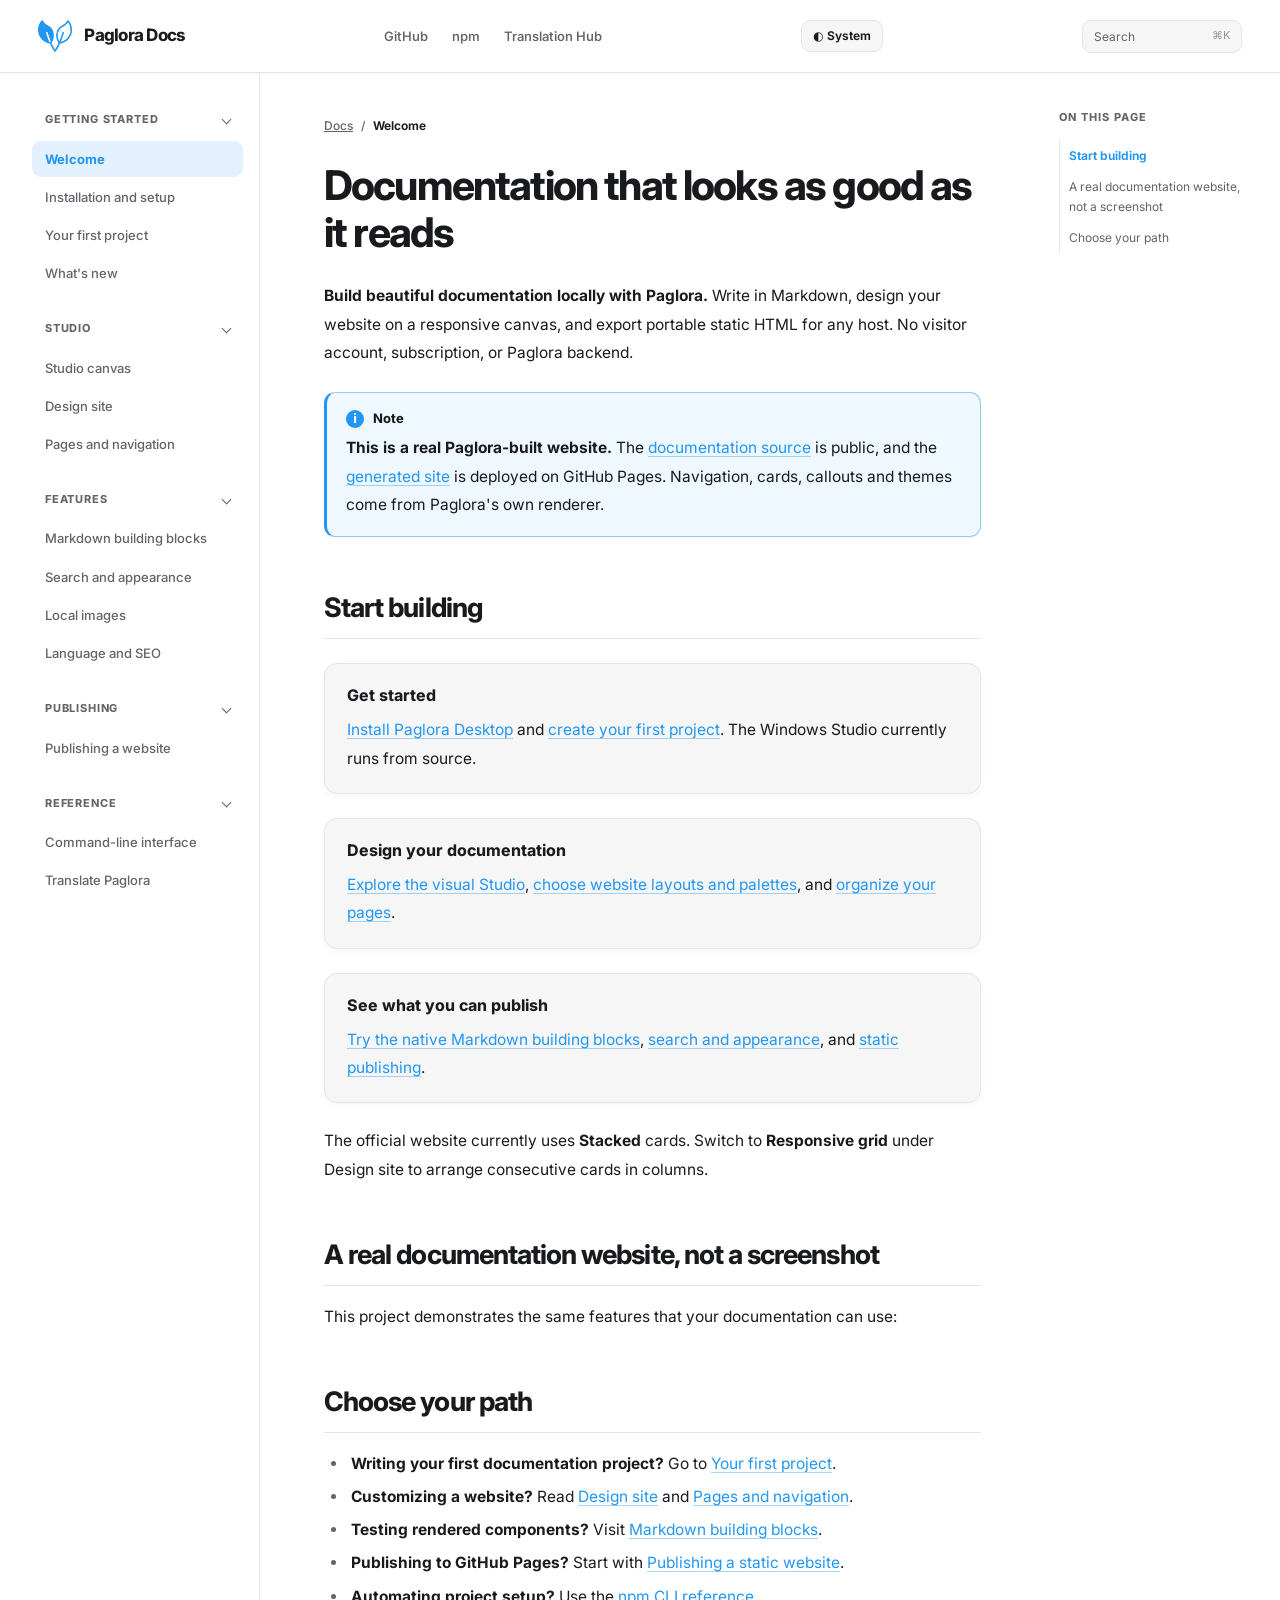
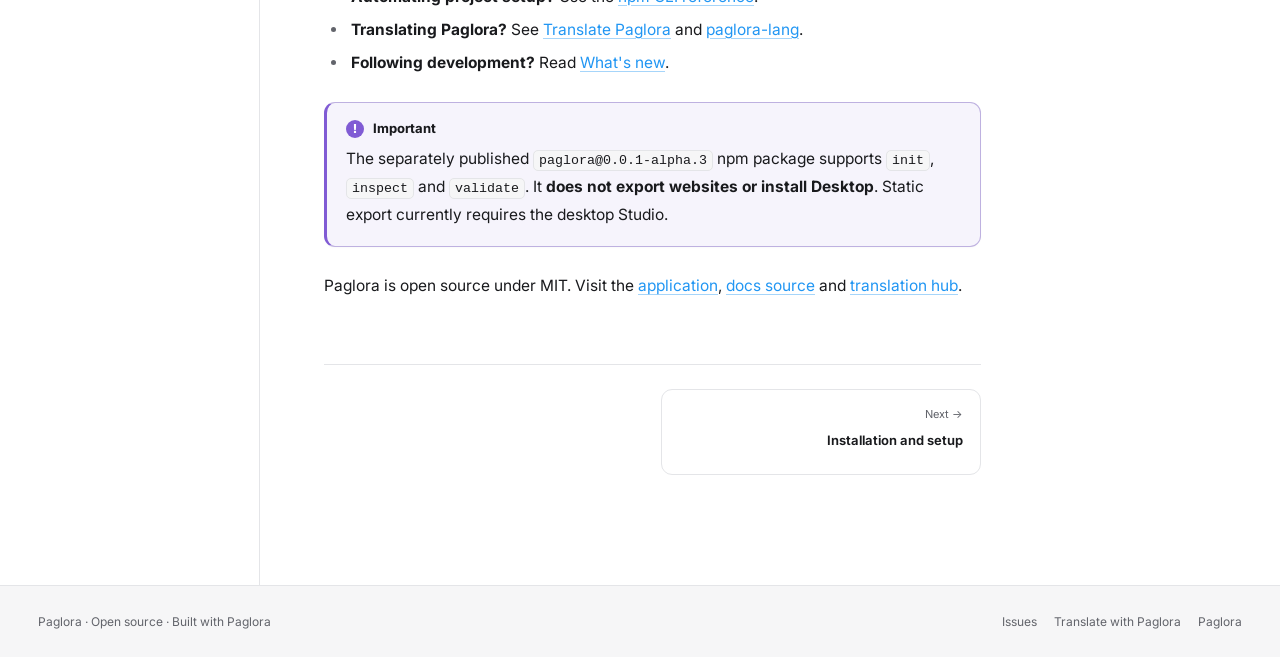
<file: site/index.html>
<!doctype html>
<html lang="en" dir="ltr" data-color-mode="system" data-site-layout="classic" data-site-palette="graphite" data-card-layout="stacked">
<head>
<meta charset="utf-8">
<meta name="viewport" content="width=device-width, initial-scale=1">
<meta name="description" content="Documentation that looks as good as it reads Build beautiful documentation locally with Paglora. Write in Markdown, design your website on a responsive canvas, ">
<link rel="canonical" href="https://m1nsook.github.io/paglora-docs/index.html">
<meta property="og:url" content="https://m1nsook.github.io/paglora-docs/index.html">
<meta property="og:type" content="article">
<meta property="og:locale" content="en_US">
<meta property="og:title" content="Welcome | Paglora Docs">
<meta property="og:description" content="Documentation that looks as good as it reads Build beautiful documentation locally with Paglora. Write in Markdown, design your website on a responsive canvas, ">
<meta property="og:site_name" content="Paglora Docs">
<meta name="twitter:card" content="summary">
<meta name="twitter:title" content="Welcome | Paglora Docs">
<meta name="twitter:description" content="Documentation that looks as good as it reads Build beautiful documentation locally with Paglora. Write in Markdown, design your website on a responsive canvas, ">
<meta name="theme-color" content="#ffffff" media="(prefers-color-scheme: light)">
<meta name="theme-color" content="#101114" media="(prefers-color-scheme: dark)">
<title>Welcome | Paglora Docs</title>
<link rel="stylesheet" href="styles.css">
<link rel="preconnect" href="https://fonts.googleapis.com">
<link rel="preconnect" href="https://fonts.gstatic.com" crossorigin>
<link rel="stylesheet" href="https://fonts.googleapis.com/css2?family=Inter&amp;display=swap">
<style>body{font-family:"Inter","Geist Website",system-ui,-apple-system,"Segoe UI",sans-serif}</style>
<style>:root{--brand:#2196f3;--brand-light:color-mix(in srgb,var(--brand) 13%,var(--bg))}:root[data-color-mode="dark"]{--brand:#2196f3;--brand-light:color-mix(in srgb,var(--brand) 13%,var(--bg))}
@media(prefers-color-scheme:dark){:root:not([data-color-mode="light"]){--brand:#2196f3;--brand-light:color-mix(in srgb,var(--brand) 13%,var(--bg))}}</style>
<link rel="stylesheet" href="custom.css">
</head>
<body class="page-layout-docs">
<a class="skip-link" href="#content">Skip to content</a>
<header class="site-header  "><div class="top-bar"><a class="brand brand-wrap" href="index.html"><img class="brand-logo" src="assets/paglora512x512-18e38dba083d91d0-0.png" alt="">Paglora Docs</a><nav class="header-links" aria-label="Site links"><a href="https://github.com/m1nsook/paglora" rel="noopener noreferrer">GitHub</a><a href="https://www.npmjs.com/package/paglora" rel="noopener noreferrer">npm</a><a href="https://github.com/m1nsook/paglora-lang" rel="noopener noreferrer">Translation Hub</a></nav></div></header>
<details class="mobile-nav"><summary>Browse documentation</summary><nav class="mobile-nav-inner" aria-label="Mobile page navigation"><details class="nav-group" open><summary>Getting Started</summary><div class="nav-group-links"><a href="index.html" aria-current="page">Welcome</a><a href="installation.html">Installation and setup</a><a href="first-project.html">Your first project</a><a href="changes.html">What&#39;s new</a></div></details><details class="nav-group" open><summary>Studio</summary><div class="nav-group-links"><a href="studio.html">Studio canvas</a><a href="design.html">Design site</a><a href="pages.html">Pages and navigation</a></div></details><details class="nav-group" open><summary>Features</summary><div class="nav-group-links"><a href="components.html">Markdown building blocks</a><a href="search.html">Search and appearance</a><a href="images.html">Local images</a><a href="language-seo.html">Language and SEO</a></div></details><details class="nav-group" open><summary>Publishing</summary><div class="nav-group-links"><a href="publishing.html">Publishing a website</a></div></details><details class="nav-group" open><summary>Reference</summary><div class="nav-group-links"><a href="cli.html">Command-line interface</a><a href="translations.html">Translate Paglora</a><a href="troubleshooting.html">Troubleshooting</a></div></details></nav></details>
<div class="site-body nav-left layout-docs">
<nav class="site-nav" aria-label="Documentation navigation"><div class="site-nav-inner"><details class="nav-group" open><summary>Getting Started</summary><div class="nav-group-links"><a href="index.html" aria-current="page">Welcome</a><a href="installation.html">Installation and setup</a><a href="first-project.html">Your first project</a><a href="changes.html">What&#39;s new</a></div></details><details class="nav-group" open><summary>Studio</summary><div class="nav-group-links"><a href="studio.html">Studio canvas</a><a href="design.html">Design site</a><a href="pages.html">Pages and navigation</a></div></details><details class="nav-group" open><summary>Features</summary><div class="nav-group-links"><a href="components.html">Markdown building blocks</a><a href="search.html">Search and appearance</a><a href="images.html">Local images</a><a href="language-seo.html">Language and SEO</a></div></details><details class="nav-group" open><summary>Publishing</summary><div class="nav-group-links"><a href="publishing.html">Publishing a website</a></div></details><details class="nav-group" open><summary>Reference</summary><div class="nav-group-links"><a href="cli.html">Command-line interface</a><a href="translations.html">Translate Paglora</a><a href="troubleshooting.html">Troubleshooting</a></div></details></div></nav>
<main class="site-main" id="content" style="--paglora-content-width:800px">
<div class="article-wrap">
<div class="page-heading"><a href="index.html">Docs</a><span class="crumb-separator">/</span><strong>Welcome</strong></div>
<details class="mobile-toc"><summary>On this page</summary><a class="toc-h2" href="#start-building">Start building</a><a class="toc-h2" href="#a-real-documentation-website-not-a-screenshot">A real documentation website, not a screenshot</a><a class="toc-h2" href="#choose-your-path">Choose your path</a></details>
<article class="docs"><h1>Documentation that looks as good as it reads</h1>
<p><strong>Build beautiful documentation locally with Paglora.</strong> Write in Markdown, design your website on a responsive canvas, and export portable static HTML for any host. No visitor account, subscription, or Paglora backend.</p>
<aside class="paglora-callout paglora-callout-note" role="note"><div class="paglora-callout-title">Note</div>
<p><strong>This is a real Paglora-built website.</strong> The <a href="https://github.com/m1nsook/paglora-docs" rel="noopener noreferrer">documentation source</a> is public, and the <a href="https://m1nsook.github.io/paglora-docs/" rel="noopener noreferrer">generated site</a> is deployed on GitHub Pages. Navigation, cards, callouts and themes come from Paglora's own renderer.</p>
</aside>
<h2 id="start-building">Start building</h2>
<div class="paglora-card-grid"><section class="paglora-card"><div class="paglora-card-title">Get started</div>
<p><a href="installation.html">Install Paglora Desktop</a> and <a href="first-project.html">create your first project</a>. The Windows Studio currently runs from source.</p>
</section><section class="paglora-card"><div class="paglora-card-title">Design your documentation</div>
<p><a href="studio.html">Explore the visual Studio</a>, <a href="design.html">choose website layouts and palettes</a>, and <a href="pages.html">organize your pages</a>.</p>
</section><section class="paglora-card"><div class="paglora-card-title">See what you can publish</div>
<p><a href="components.html">Try the native Markdown building blocks</a>, <a href="search.html">search and appearance</a>, and <a href="publishing.html">static publishing</a>.</p>
</section></div>


<p>The official website currently uses <strong>Stacked</strong> cards. Switch to <strong>Responsive grid</strong> under Design site to arrange consecutive cards in columns.</p>
<h2 id="a-real-documentation-website-not-a-screenshot">A real documentation website, not a screenshot</h2>
<p>This project demonstrates the same features that your documentation can use:</p>
<h2 id="choose-your-path">Choose your path</h2>
<ul>
<li><strong>Writing your first documentation project?</strong> Go to <a href="first-project.html">Your first project</a>.</li>
<li><strong>Customizing a website?</strong> Read <a href="design.html">Design site</a> and <a href="pages.html">Pages and navigation</a>.</li>
<li><strong>Testing rendered components?</strong> Visit <a href="components.html">Markdown building blocks</a>.</li>
<li><strong>Publishing to GitHub Pages?</strong> Start with <a href="publishing.html">Publishing a static website</a>.</li>
<li><strong>Automating project setup?</strong> Use the <a href="cli.html">npm CLI reference</a>.</li>
<li><strong>Translating Paglora?</strong> See <a href="translations.html">Translate Paglora</a> and <a href="https://github.com/m1nsook/paglora-lang" rel="noopener noreferrer">paglora-lang</a>.</li>
<li><strong>Following development?</strong> Read <a href="changes.html">What's new</a>.</li>
</ul>
<aside class="paglora-callout paglora-callout-important" role="note"><div class="paglora-callout-title">Important</div>
<p>The separately published <code>paglora@0.0.1-alpha.3</code> npm package supports <code>init</code>, <code>inspect</code> and <code>validate</code>. It <strong>does not export websites or install Desktop</strong>. Static export currently requires the desktop Studio.</p>
</aside>
<p>Paglora is open source under MIT. Visit the <a href="https://github.com/m1nsook/paglora" rel="noopener noreferrer">application</a>, <a href="https://github.com/m1nsook/paglora-docs" rel="noopener noreferrer">docs source</a> and <a href="https://github.com/m1nsook/paglora-lang" rel="noopener noreferrer">translation hub</a>.</p>
</article>
<nav class="page-pager" aria-label="Previous and next pages"><a class="next" href="installation.html"><small>Next →</small><span>Installation and setup</span></a></nav>
</div></main>
<aside class="on-this-page" aria-label="Table of contents"><div class="toc-inner"><h2>On this page</h2><a class="toc-h2" href="#start-building">Start building</a><a class="toc-h2" href="#a-real-documentation-website-not-a-screenshot">A real documentation website, not a screenshot</a><a class="toc-h2" href="#choose-your-path">Choose your path</a></div></aside>
</div>
<footer class="site-footer"><div class="site-footer-inner"><span>Paglora · Open source · Built with Paglora</span><nav class="footer-links" aria-label="Site links"><a href="https://github.com/m1nsook/paglora/issues" rel="noopener noreferrer">Issues</a><a href="https://github.com/m1nsook/paglora-lang" rel="noopener noreferrer">Translate with Paglora</a><a href="https://github.com/m1nsook/paglora" rel="noopener noreferrer">Paglora</a></nav></div></footer>
<script type="application/json" id="paglora-i18n">{"site.appearance.change":"Appearance: {mode}. Change theme","site.appearance.dark":"Dark","site.appearance.light":"Light","site.appearance.system":"System","site.copy.copied":"Copied","site.copy.copiedLabel":"Code copied to clipboard","site.copy.copy":"Copy","site.copy.copyLabel":"Copy code block","site.copy.copying":"Copying…","site.copy.copyingLabel":"Copying code to clipboard","site.copy.unavailable":"Unavailable","site.copy.unavailableLabel":"Clipboard unavailable","site.heading.linkTo":"Link to {heading}","site.heading.section":"section","site.navigation.browse":"Browse documentation","site.navigation.next":"Next","site.navigation.onThisPage":"On this page","site.navigation.previous":"Previous","site.navigation.skip":"Skip to content"}</script>
<script defer src="paglora.js"></script>
<script defer src="paglora-search.js"></script>

</body>
</html>
</file>
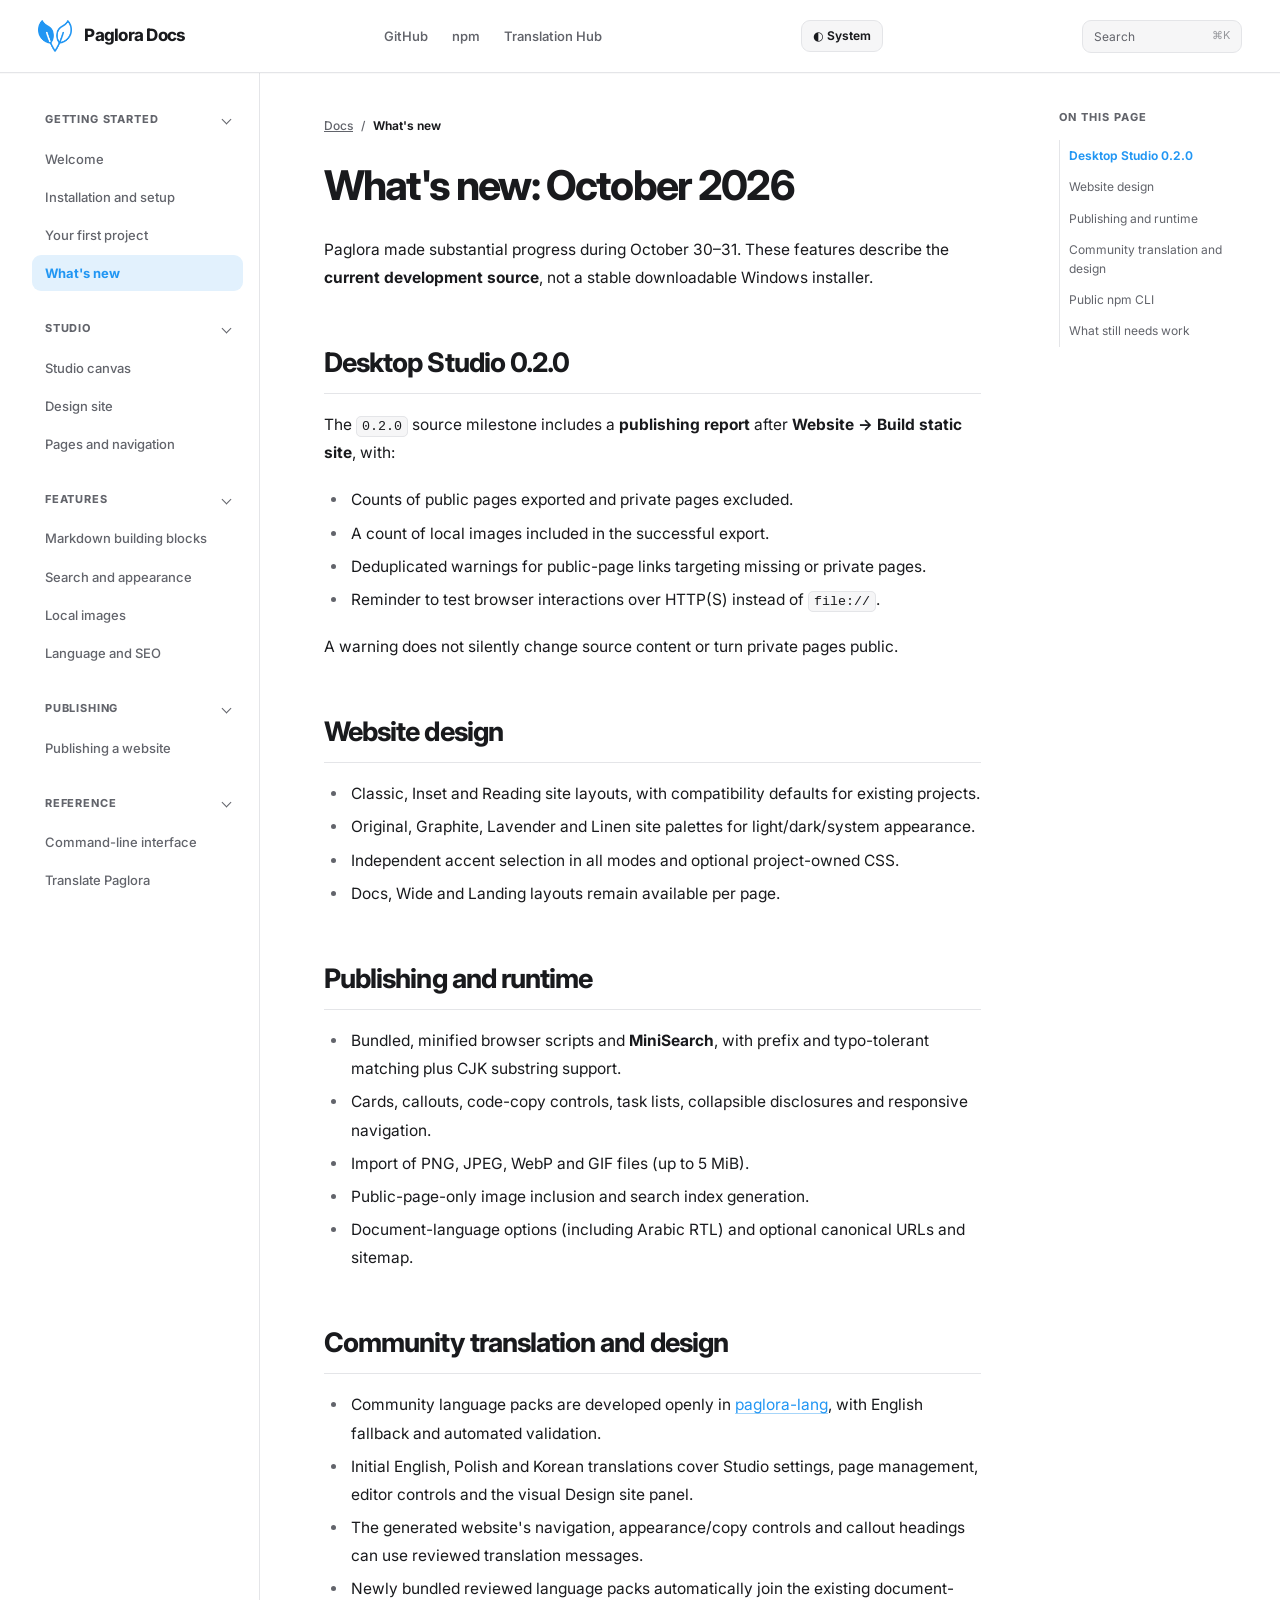
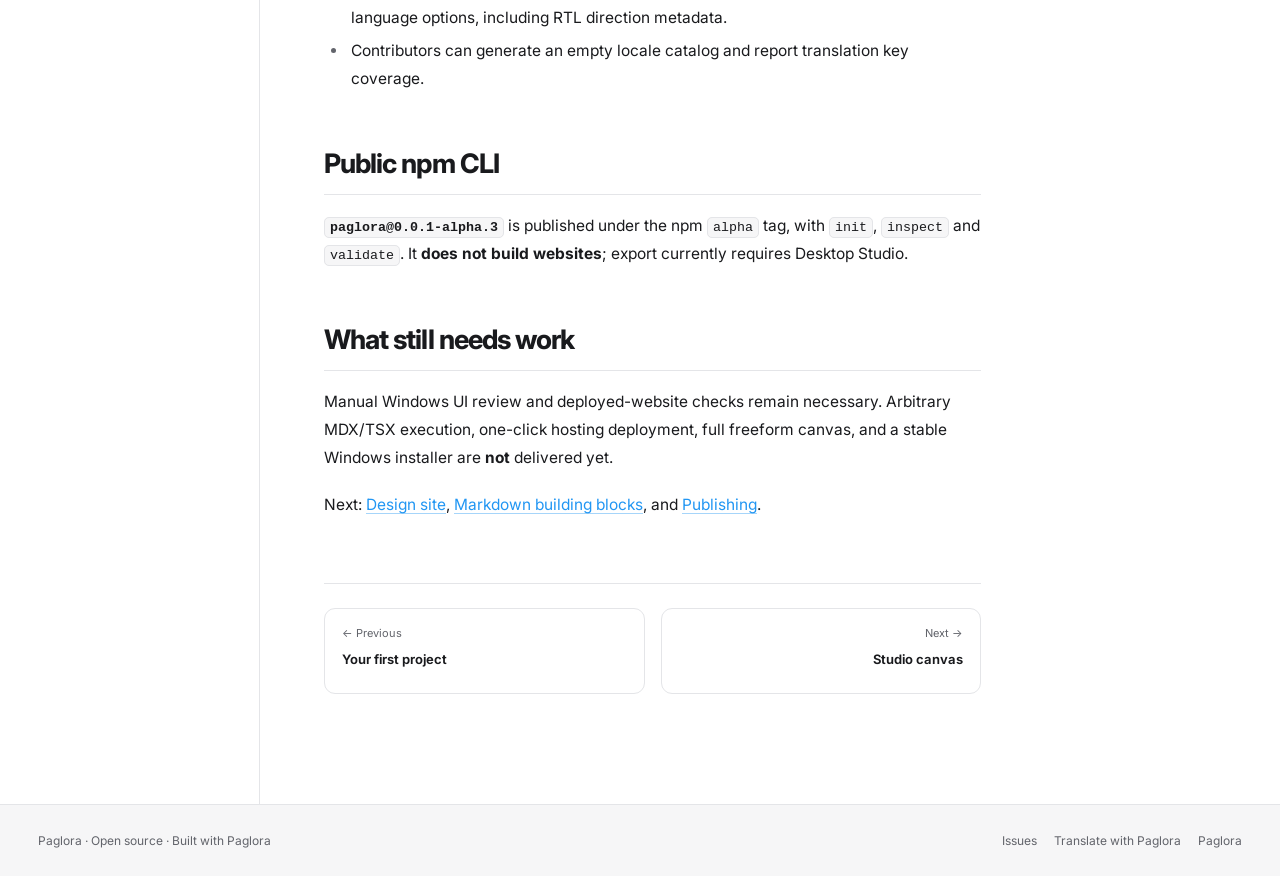
<file: site/changes.html>
<!doctype html>
<html lang="en" dir="ltr" data-color-mode="system" data-site-layout="classic" data-site-palette="graphite" data-card-layout="stacked">
<head>
<meta charset="utf-8">
<meta name="viewport" content="width=device-width, initial-scale=1">
<meta name="description" content="What&#39;s new: October 2026 Paglora made substantial progress during October 30–31. These features describe the current development source, not a stable downloadab">
<link rel="canonical" href="https://m1nsook.github.io/paglora-docs/changes.html">
<meta property="og:url" content="https://m1nsook.github.io/paglora-docs/changes.html">
<meta property="og:type" content="article">
<meta property="og:locale" content="en_US">
<meta property="og:title" content="What&#39;s new | Paglora Docs">
<meta property="og:description" content="What&#39;s new: October 2026 Paglora made substantial progress during October 30–31. These features describe the current development source, not a stable downloadab">
<meta property="og:site_name" content="Paglora Docs">
<meta name="twitter:card" content="summary">
<meta name="twitter:title" content="What&#39;s new | Paglora Docs">
<meta name="twitter:description" content="What&#39;s new: October 2026 Paglora made substantial progress during October 30–31. These features describe the current development source, not a stable downloadab">
<meta name="theme-color" content="#ffffff" media="(prefers-color-scheme: light)">
<meta name="theme-color" content="#101114" media="(prefers-color-scheme: dark)">
<title>What&#39;s new | Paglora Docs</title>
<link rel="stylesheet" href="styles.css">
<link rel="preconnect" href="https://fonts.googleapis.com">
<link rel="preconnect" href="https://fonts.gstatic.com" crossorigin>
<link rel="stylesheet" href="https://fonts.googleapis.com/css2?family=Inter&amp;display=swap">
<style>body{font-family:"Inter","Geist Website",system-ui,-apple-system,"Segoe UI",sans-serif}</style>
<style>:root{--brand:#2196f3;--brand-light:color-mix(in srgb,var(--brand) 13%,var(--bg))}:root[data-color-mode="dark"]{--brand:#2196f3;--brand-light:color-mix(in srgb,var(--brand) 13%,var(--bg))}
@media(prefers-color-scheme:dark){:root:not([data-color-mode="light"]){--brand:#2196f3;--brand-light:color-mix(in srgb,var(--brand) 13%,var(--bg))}}</style>
<link rel="stylesheet" href="custom.css">
</head>
<body class="page-layout-docs">
<a class="skip-link" href="#content">Skip to content</a>
<header class="site-header  "><div class="top-bar"><a class="brand brand-wrap" href="index.html"><img class="brand-logo" src="assets/paglora512x512-18e38dba083d91d0-0.png" alt="">Paglora Docs</a><nav class="header-links" aria-label="Site links"><a href="https://github.com/m1nsook/paglora" rel="noopener noreferrer">GitHub</a><a href="https://www.npmjs.com/package/paglora" rel="noopener noreferrer">npm</a><a href="https://github.com/m1nsook/paglora-lang" rel="noopener noreferrer">Translation Hub</a></nav></div></header>
<details class="mobile-nav"><summary>Browse documentation</summary><nav class="mobile-nav-inner" aria-label="Mobile page navigation"><details class="nav-group" open><summary>Getting Started</summary><div class="nav-group-links"><a href="index.html">Welcome</a><a href="installation.html">Installation and setup</a><a href="first-project.html">Your first project</a><a href="changes.html" aria-current="page">What&#39;s new</a></div></details><details class="nav-group" open><summary>Studio</summary><div class="nav-group-links"><a href="studio.html">Studio canvas</a><a href="design.html">Design site</a><a href="pages.html">Pages and navigation</a></div></details><details class="nav-group" open><summary>Features</summary><div class="nav-group-links"><a href="components.html">Markdown building blocks</a><a href="search.html">Search and appearance</a><a href="images.html">Local images</a><a href="language-seo.html">Language and SEO</a></div></details><details class="nav-group" open><summary>Publishing</summary><div class="nav-group-links"><a href="publishing.html">Publishing a website</a></div></details><details class="nav-group" open><summary>Reference</summary><div class="nav-group-links"><a href="cli.html">Command-line interface</a><a href="translations.html">Translate Paglora</a><a href="troubleshooting.html">Troubleshooting</a></div></details></nav></details>
<div class="site-body nav-left layout-docs">
<nav class="site-nav" aria-label="Documentation navigation"><div class="site-nav-inner"><details class="nav-group" open><summary>Getting Started</summary><div class="nav-group-links"><a href="index.html">Welcome</a><a href="installation.html">Installation and setup</a><a href="first-project.html">Your first project</a><a href="changes.html" aria-current="page">What&#39;s new</a></div></details><details class="nav-group" open><summary>Studio</summary><div class="nav-group-links"><a href="studio.html">Studio canvas</a><a href="design.html">Design site</a><a href="pages.html">Pages and navigation</a></div></details><details class="nav-group" open><summary>Features</summary><div class="nav-group-links"><a href="components.html">Markdown building blocks</a><a href="search.html">Search and appearance</a><a href="images.html">Local images</a><a href="language-seo.html">Language and SEO</a></div></details><details class="nav-group" open><summary>Publishing</summary><div class="nav-group-links"><a href="publishing.html">Publishing a website</a></div></details><details class="nav-group" open><summary>Reference</summary><div class="nav-group-links"><a href="cli.html">Command-line interface</a><a href="translations.html">Translate Paglora</a><a href="troubleshooting.html">Troubleshooting</a></div></details></div></nav>
<main class="site-main" id="content" style="--paglora-content-width:800px">
<div class="article-wrap">
<div class="page-heading"><a href="index.html">Docs</a><span class="crumb-separator">/</span><strong>What&#39;s new</strong></div>
<details class="mobile-toc"><summary>On this page</summary><a class="toc-h2" href="#desktop-studio-0-2-0">Desktop Studio 0.2.0</a><a class="toc-h2" href="#website-design">Website design</a><a class="toc-h2" href="#publishing-and-runtime">Publishing and runtime</a><a class="toc-h2" href="#community-translation-and-design">Community translation and design</a><a class="toc-h2" href="#public-npm-cli">Public npm CLI</a><a class="toc-h2" href="#what-still-needs-work">What still needs work</a></details>
<article class="docs"><h1>What's new: October 2026</h1>
<p>Paglora made substantial progress during October 30–31. These features describe the <strong>current development source</strong>, not a stable downloadable Windows installer.</p>
<h2 id="desktop-studio-0-2-0">Desktop Studio 0.2.0</h2>
<p>The <code>0.2.0</code> source milestone includes a <strong>publishing report</strong> after <strong>Website → Build static site</strong>, with:</p>
<ul>
<li>Counts of public pages exported and private pages excluded.</li>
<li>A count of local images included in the successful export.</li>
<li>Deduplicated warnings for public-page links targeting missing or private pages.</li>
<li>Reminder to test browser interactions over HTTP(S) instead of <code>file://</code>.</li>
</ul>
<p>A warning does not silently change source content or turn private pages public.</p>
<h2 id="website-design">Website design</h2>
<ul>
<li>Classic, Inset and Reading site layouts, with compatibility defaults for existing projects.</li>
<li>Original, Graphite, Lavender and Linen site palettes for light/dark/system appearance.</li>
<li>Independent accent selection in all modes and optional project-owned CSS.</li>
<li>Docs, Wide and Landing layouts remain available per page.</li>
</ul>
<h2 id="publishing-and-runtime">Publishing and runtime</h2>
<ul>
<li>Bundled, minified browser scripts and <strong>MiniSearch</strong>, with prefix and typo-tolerant matching plus CJK substring support.</li>
<li>Cards, callouts, code-copy controls, task lists, collapsible disclosures and responsive navigation.</li>
<li>Import of PNG, JPEG, WebP and GIF files (up to 5 MiB).</li>
<li>Public-page-only image inclusion and search index generation.</li>
<li>Document-language options (including Arabic RTL) and optional canonical URLs and sitemap.</li>
</ul>
<h2 id="community-translation-and-design">Community translation and design</h2>
<ul>
<li>Community language packs are developed openly in <a href="https://github.com/m1nsook/paglora-lang" rel="noopener noreferrer">paglora-lang</a>, with English fallback and automated validation.</li>
<li>Initial English, Polish and Korean translations cover Studio settings, page management, editor controls and the visual Design site panel.</li>
<li>The generated website's navigation, appearance/copy controls and callout headings can use reviewed translation messages.</li>
<li>Newly bundled reviewed language packs automatically join the existing document-language options, including RTL direction metadata.</li>
<li>Contributors can generate an empty locale catalog and report translation key coverage.</li>
</ul>
<h2 id="public-npm-cli">Public npm CLI</h2>
<p><strong><code>paglora@0.0.1-alpha.3</code></strong> is published under the npm <code>alpha</code> tag, with <code>init</code>, <code>inspect</code> and <code>validate</code>. It <strong>does not build websites</strong>; export currently requires Desktop Studio.</p>
<h2 id="what-still-needs-work">What still needs work</h2>
<p>Manual Windows UI review and deployed-website checks remain necessary. Arbitrary MDX/TSX execution, one-click hosting deployment, full freeform canvas, and a stable Windows installer are <strong>not</strong> delivered yet.</p>
<p>Next: <a href="design.html">Design site</a>, <a href="components.html">Markdown building blocks</a>, and <a href="publishing.html">Publishing</a>.</p>
</article>
<nav class="page-pager" aria-label="Previous and next pages"><a class="previous" href="first-project.html"><small>← Previous</small><span>Your first project</span></a><a class="next" href="studio.html"><small>Next →</small><span>Studio canvas</span></a></nav>
</div></main>
<aside class="on-this-page" aria-label="Table of contents"><div class="toc-inner"><h2>On this page</h2><a class="toc-h2" href="#desktop-studio-0-2-0">Desktop Studio 0.2.0</a><a class="toc-h2" href="#website-design">Website design</a><a class="toc-h2" href="#publishing-and-runtime">Publishing and runtime</a><a class="toc-h2" href="#community-translation-and-design">Community translation and design</a><a class="toc-h2" href="#public-npm-cli">Public npm CLI</a><a class="toc-h2" href="#what-still-needs-work">What still needs work</a></div></aside>
</div>
<footer class="site-footer"><div class="site-footer-inner"><span>Paglora · Open source · Built with Paglora</span><nav class="footer-links" aria-label="Site links"><a href="https://github.com/m1nsook/paglora/issues" rel="noopener noreferrer">Issues</a><a href="https://github.com/m1nsook/paglora-lang" rel="noopener noreferrer">Translate with Paglora</a><a href="https://github.com/m1nsook/paglora" rel="noopener noreferrer">Paglora</a></nav></div></footer>
<script type="application/json" id="paglora-i18n">{"site.appearance.change":"Appearance: {mode}. Change theme","site.appearance.dark":"Dark","site.appearance.light":"Light","site.appearance.system":"System","site.copy.copied":"Copied","site.copy.copiedLabel":"Code copied to clipboard","site.copy.copy":"Copy","site.copy.copyLabel":"Copy code block","site.copy.copying":"Copying…","site.copy.copyingLabel":"Copying code to clipboard","site.copy.unavailable":"Unavailable","site.copy.unavailableLabel":"Clipboard unavailable","site.heading.linkTo":"Link to {heading}","site.heading.section":"section","site.navigation.browse":"Browse documentation","site.navigation.next":"Next","site.navigation.onThisPage":"On this page","site.navigation.previous":"Previous","site.navigation.skip":"Skip to content"}</script>
<script defer src="paglora.js"></script>
<script defer src="paglora-search.js"></script>

</body>
</html>
</file>
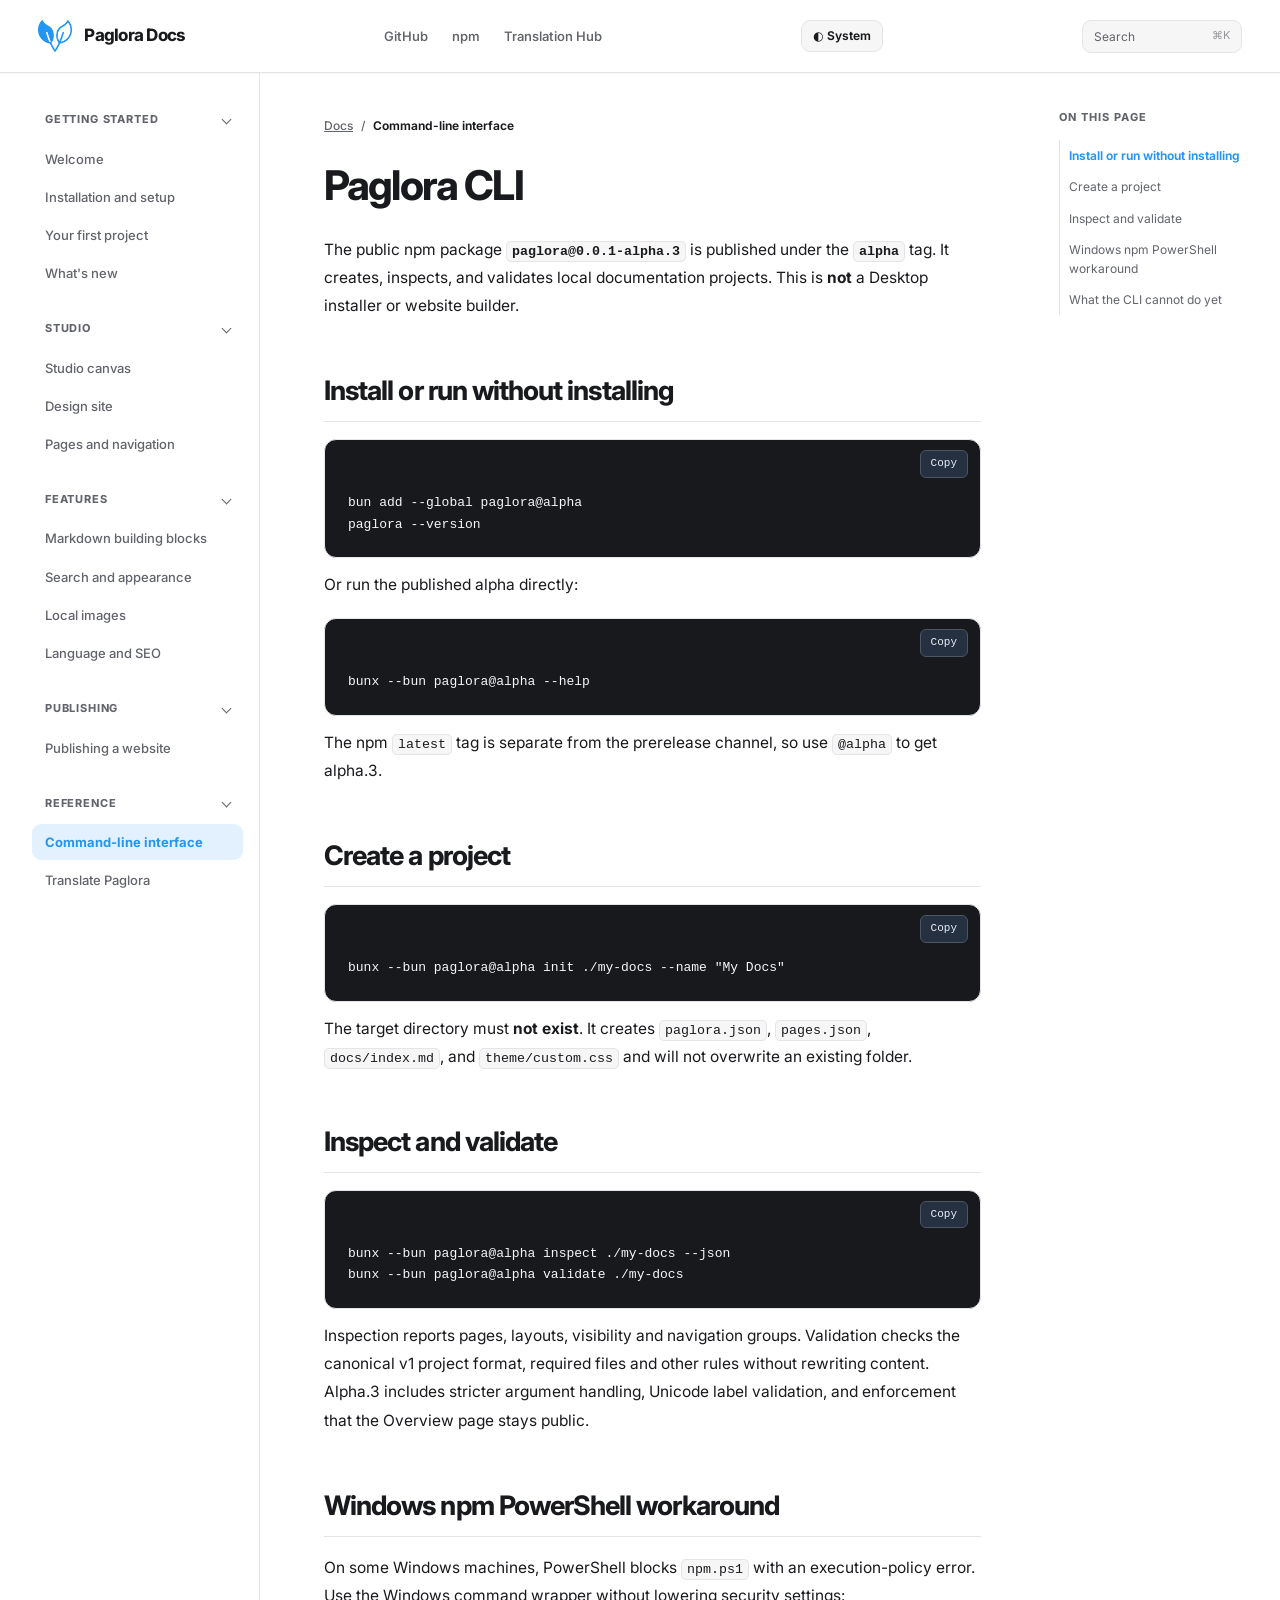
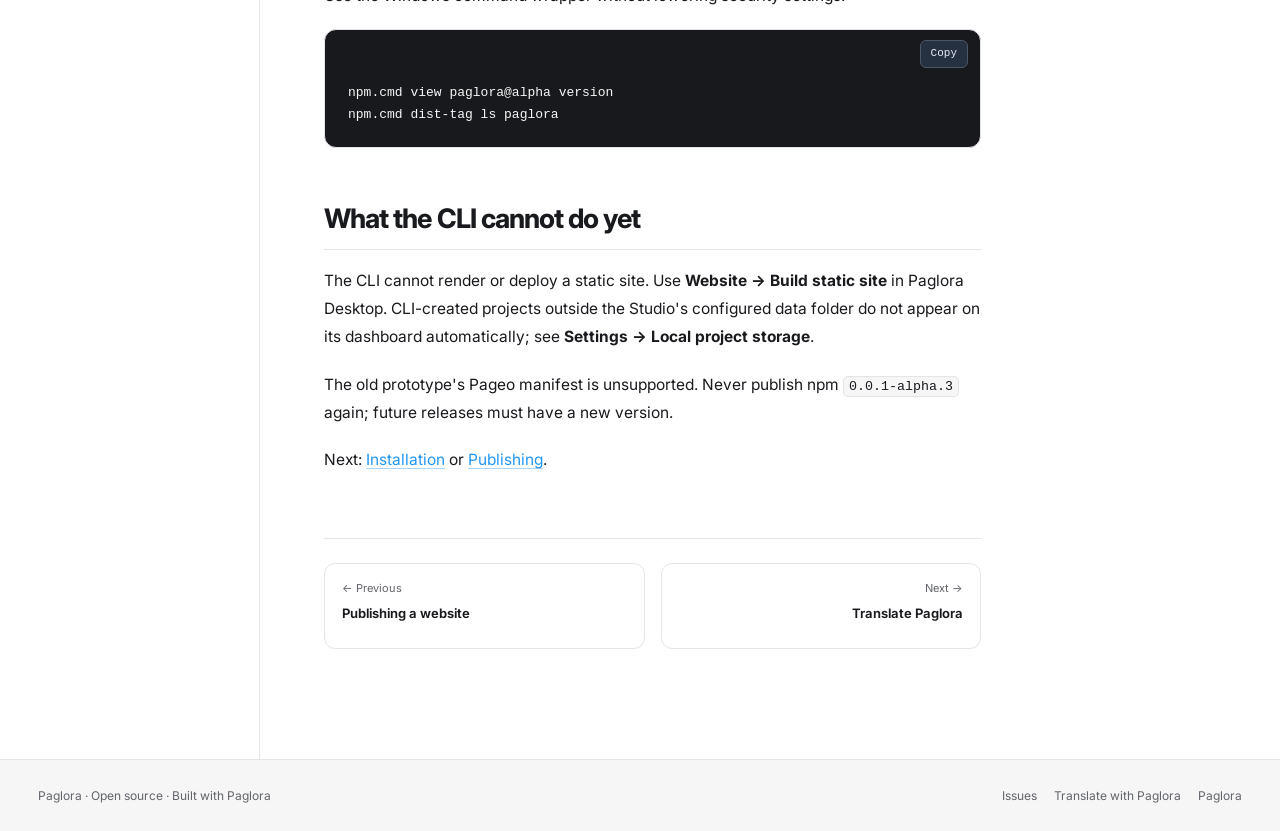
<file: site/cli.html>
<!doctype html>
<html lang="en" dir="ltr" data-color-mode="system" data-site-layout="classic" data-site-palette="graphite" data-card-layout="stacked">
<head>
<meta charset="utf-8">
<meta name="viewport" content="width=device-width, initial-scale=1">
<meta name="description" content="Paglora CLI The public npm package paglora@0.0.1-alpha.3 is published under the alpha tag. It creates, inspects, and validates local documentation projects. Thi">
<link rel="canonical" href="https://m1nsook.github.io/paglora-docs/cli.html">
<meta property="og:url" content="https://m1nsook.github.io/paglora-docs/cli.html">
<meta property="og:type" content="article">
<meta property="og:locale" content="en_US">
<meta property="og:title" content="Command-line interface | Paglora Docs">
<meta property="og:description" content="Paglora CLI The public npm package paglora@0.0.1-alpha.3 is published under the alpha tag. It creates, inspects, and validates local documentation projects. Thi">
<meta property="og:site_name" content="Paglora Docs">
<meta name="twitter:card" content="summary">
<meta name="twitter:title" content="Command-line interface | Paglora Docs">
<meta name="twitter:description" content="Paglora CLI The public npm package paglora@0.0.1-alpha.3 is published under the alpha tag. It creates, inspects, and validates local documentation projects. Thi">
<meta name="theme-color" content="#ffffff" media="(prefers-color-scheme: light)">
<meta name="theme-color" content="#101114" media="(prefers-color-scheme: dark)">
<title>Command-line interface | Paglora Docs</title>
<link rel="stylesheet" href="styles.css">
<link rel="preconnect" href="https://fonts.googleapis.com">
<link rel="preconnect" href="https://fonts.gstatic.com" crossorigin>
<link rel="stylesheet" href="https://fonts.googleapis.com/css2?family=Inter&amp;display=swap">
<style>body{font-family:"Inter","Geist Website",system-ui,-apple-system,"Segoe UI",sans-serif}</style>
<style>:root{--brand:#2196f3;--brand-light:color-mix(in srgb,var(--brand) 13%,var(--bg))}:root[data-color-mode="dark"]{--brand:#2196f3;--brand-light:color-mix(in srgb,var(--brand) 13%,var(--bg))}
@media(prefers-color-scheme:dark){:root:not([data-color-mode="light"]){--brand:#2196f3;--brand-light:color-mix(in srgb,var(--brand) 13%,var(--bg))}}</style>
<link rel="stylesheet" href="custom.css">
</head>
<body class="page-layout-docs">
<a class="skip-link" href="#content">Skip to content</a>
<header class="site-header  "><div class="top-bar"><a class="brand brand-wrap" href="index.html"><img class="brand-logo" src="assets/paglora512x512-18e38dba083d91d0-0.png" alt="">Paglora Docs</a><nav class="header-links" aria-label="Site links"><a href="https://github.com/m1nsook/paglora" rel="noopener noreferrer">GitHub</a><a href="https://www.npmjs.com/package/paglora" rel="noopener noreferrer">npm</a><a href="https://github.com/m1nsook/paglora-lang" rel="noopener noreferrer">Translation Hub</a></nav></div></header>
<details class="mobile-nav"><summary>Browse documentation</summary><nav class="mobile-nav-inner" aria-label="Mobile page navigation"><details class="nav-group" open><summary>Getting Started</summary><div class="nav-group-links"><a href="index.html">Welcome</a><a href="installation.html">Installation and setup</a><a href="first-project.html">Your first project</a><a href="changes.html">What&#39;s new</a></div></details><details class="nav-group" open><summary>Studio</summary><div class="nav-group-links"><a href="studio.html">Studio canvas</a><a href="design.html">Design site</a><a href="pages.html">Pages and navigation</a></div></details><details class="nav-group" open><summary>Features</summary><div class="nav-group-links"><a href="components.html">Markdown building blocks</a><a href="search.html">Search and appearance</a><a href="images.html">Local images</a><a href="language-seo.html">Language and SEO</a></div></details><details class="nav-group" open><summary>Publishing</summary><div class="nav-group-links"><a href="publishing.html">Publishing a website</a></div></details><details class="nav-group" open><summary>Reference</summary><div class="nav-group-links"><a href="cli.html" aria-current="page">Command-line interface</a><a href="translations.html">Translate Paglora</a><a href="troubleshooting.html">Troubleshooting</a></div></details></nav></details>
<div class="site-body nav-left layout-docs">
<nav class="site-nav" aria-label="Documentation navigation"><div class="site-nav-inner"><details class="nav-group" open><summary>Getting Started</summary><div class="nav-group-links"><a href="index.html">Welcome</a><a href="installation.html">Installation and setup</a><a href="first-project.html">Your first project</a><a href="changes.html">What&#39;s new</a></div></details><details class="nav-group" open><summary>Studio</summary><div class="nav-group-links"><a href="studio.html">Studio canvas</a><a href="design.html">Design site</a><a href="pages.html">Pages and navigation</a></div></details><details class="nav-group" open><summary>Features</summary><div class="nav-group-links"><a href="components.html">Markdown building blocks</a><a href="search.html">Search and appearance</a><a href="images.html">Local images</a><a href="language-seo.html">Language and SEO</a></div></details><details class="nav-group" open><summary>Publishing</summary><div class="nav-group-links"><a href="publishing.html">Publishing a website</a></div></details><details class="nav-group" open><summary>Reference</summary><div class="nav-group-links"><a href="cli.html" aria-current="page">Command-line interface</a><a href="translations.html">Translate Paglora</a><a href="troubleshooting.html">Troubleshooting</a></div></details></div></nav>
<main class="site-main" id="content" style="--paglora-content-width:800px">
<div class="article-wrap">
<div class="page-heading"><a href="index.html">Docs</a><span class="crumb-separator">/</span><strong>Command-line interface</strong></div>
<details class="mobile-toc"><summary>On this page</summary><a class="toc-h2" href="#install-or-run-without-installing">Install or run without installing</a><a class="toc-h2" href="#create-a-project">Create a project</a><a class="toc-h2" href="#inspect-and-validate">Inspect and validate</a><a class="toc-h2" href="#windows-npm-powershell-workaround">Windows npm PowerShell workaround</a><a class="toc-h2" href="#what-the-cli-cannot-do-yet">What the CLI cannot do yet</a></details>
<article class="docs"><h1>Paglora CLI</h1>
<p>The public npm package <strong><code>paglora@0.0.1-alpha.3</code></strong> is published under the <strong><code>alpha</code></strong> tag. It creates, inspects, and validates local documentation projects. This is <strong>not</strong> a Desktop installer or website builder.</p>
<h2 id="install-or-run-without-installing">Install or run without installing</h2>
<pre><code class="language-powershell">bun add --global paglora@alpha
paglora --version
</code></pre>
<p>Or run the published alpha directly:</p>
<pre><code class="language-powershell">bunx --bun paglora@alpha --help
</code></pre>
<p>The npm <code>latest</code> tag is separate from the prerelease channel, so use <code>@alpha</code> to get alpha.3.</p>
<h2 id="create-a-project">Create a project</h2>
<pre><code class="language-powershell">bunx --bun paglora@alpha init ./my-docs --name "My Docs"
</code></pre>
<p>The target directory must <strong>not exist</strong>. It creates <code>paglora.json</code>, <code>pages.json</code>, <code>docs/index.md</code>, and <code>theme/custom.css</code> and will not overwrite an existing folder.</p>
<h2 id="inspect-and-validate">Inspect and validate</h2>
<pre><code class="language-powershell">bunx --bun paglora@alpha inspect ./my-docs --json
bunx --bun paglora@alpha validate ./my-docs
</code></pre>
<p>Inspection reports pages, layouts, visibility and navigation groups. Validation checks the canonical v1 project format, required files and other rules without rewriting content. Alpha.3 includes stricter argument handling, Unicode label validation, and enforcement that the Overview page stays public.</p>
<h2 id="windows-npm-powershell-workaround">Windows npm PowerShell workaround</h2>
<p>On some Windows machines, PowerShell blocks <code>npm.ps1</code> with an execution-policy error. Use the Windows command wrapper without lowering security settings:</p>
<pre><code class="language-powershell">npm.cmd view paglora@alpha version
npm.cmd dist-tag ls paglora
</code></pre>
<h2 id="what-the-cli-cannot-do-yet">What the CLI cannot do yet</h2>
<p>The CLI cannot render or deploy a static site. Use <strong>Website → Build static site</strong> in Paglora Desktop. CLI-created projects outside the Studio's configured data folder do not appear on its dashboard automatically; see <strong>Settings → Local project storage</strong>.</p>
<p>The old prototype's Pageo manifest is unsupported. Never publish npm <code>0.0.1-alpha.3</code> again; future releases must have a new version.</p>
<p>Next: <a href="installation.html">Installation</a> or <a href="publishing.html">Publishing</a>.</p>
</article>
<nav class="page-pager" aria-label="Previous and next pages"><a class="previous" href="publishing.html"><small>← Previous</small><span>Publishing a website</span></a><a class="next" href="translations.html"><small>Next →</small><span>Translate Paglora</span></a></nav>
</div></main>
<aside class="on-this-page" aria-label="Table of contents"><div class="toc-inner"><h2>On this page</h2><a class="toc-h2" href="#install-or-run-without-installing">Install or run without installing</a><a class="toc-h2" href="#create-a-project">Create a project</a><a class="toc-h2" href="#inspect-and-validate">Inspect and validate</a><a class="toc-h2" href="#windows-npm-powershell-workaround">Windows npm PowerShell workaround</a><a class="toc-h2" href="#what-the-cli-cannot-do-yet">What the CLI cannot do yet</a></div></aside>
</div>
<footer class="site-footer"><div class="site-footer-inner"><span>Paglora · Open source · Built with Paglora</span><nav class="footer-links" aria-label="Site links"><a href="https://github.com/m1nsook/paglora/issues" rel="noopener noreferrer">Issues</a><a href="https://github.com/m1nsook/paglora-lang" rel="noopener noreferrer">Translate with Paglora</a><a href="https://github.com/m1nsook/paglora" rel="noopener noreferrer">Paglora</a></nav></div></footer>
<script type="application/json" id="paglora-i18n">{"site.appearance.change":"Appearance: {mode}. Change theme","site.appearance.dark":"Dark","site.appearance.light":"Light","site.appearance.system":"System","site.copy.copied":"Copied","site.copy.copiedLabel":"Code copied to clipboard","site.copy.copy":"Copy","site.copy.copyLabel":"Copy code block","site.copy.copying":"Copying…","site.copy.copyingLabel":"Copying code to clipboard","site.copy.unavailable":"Unavailable","site.copy.unavailableLabel":"Clipboard unavailable","site.heading.linkTo":"Link to {heading}","site.heading.section":"section","site.navigation.browse":"Browse documentation","site.navigation.next":"Next","site.navigation.onThisPage":"On this page","site.navigation.previous":"Previous","site.navigation.skip":"Skip to content"}</script>
<script defer src="paglora.js"></script>
<script defer src="paglora-search.js"></script>

</body>
</html>
</file>
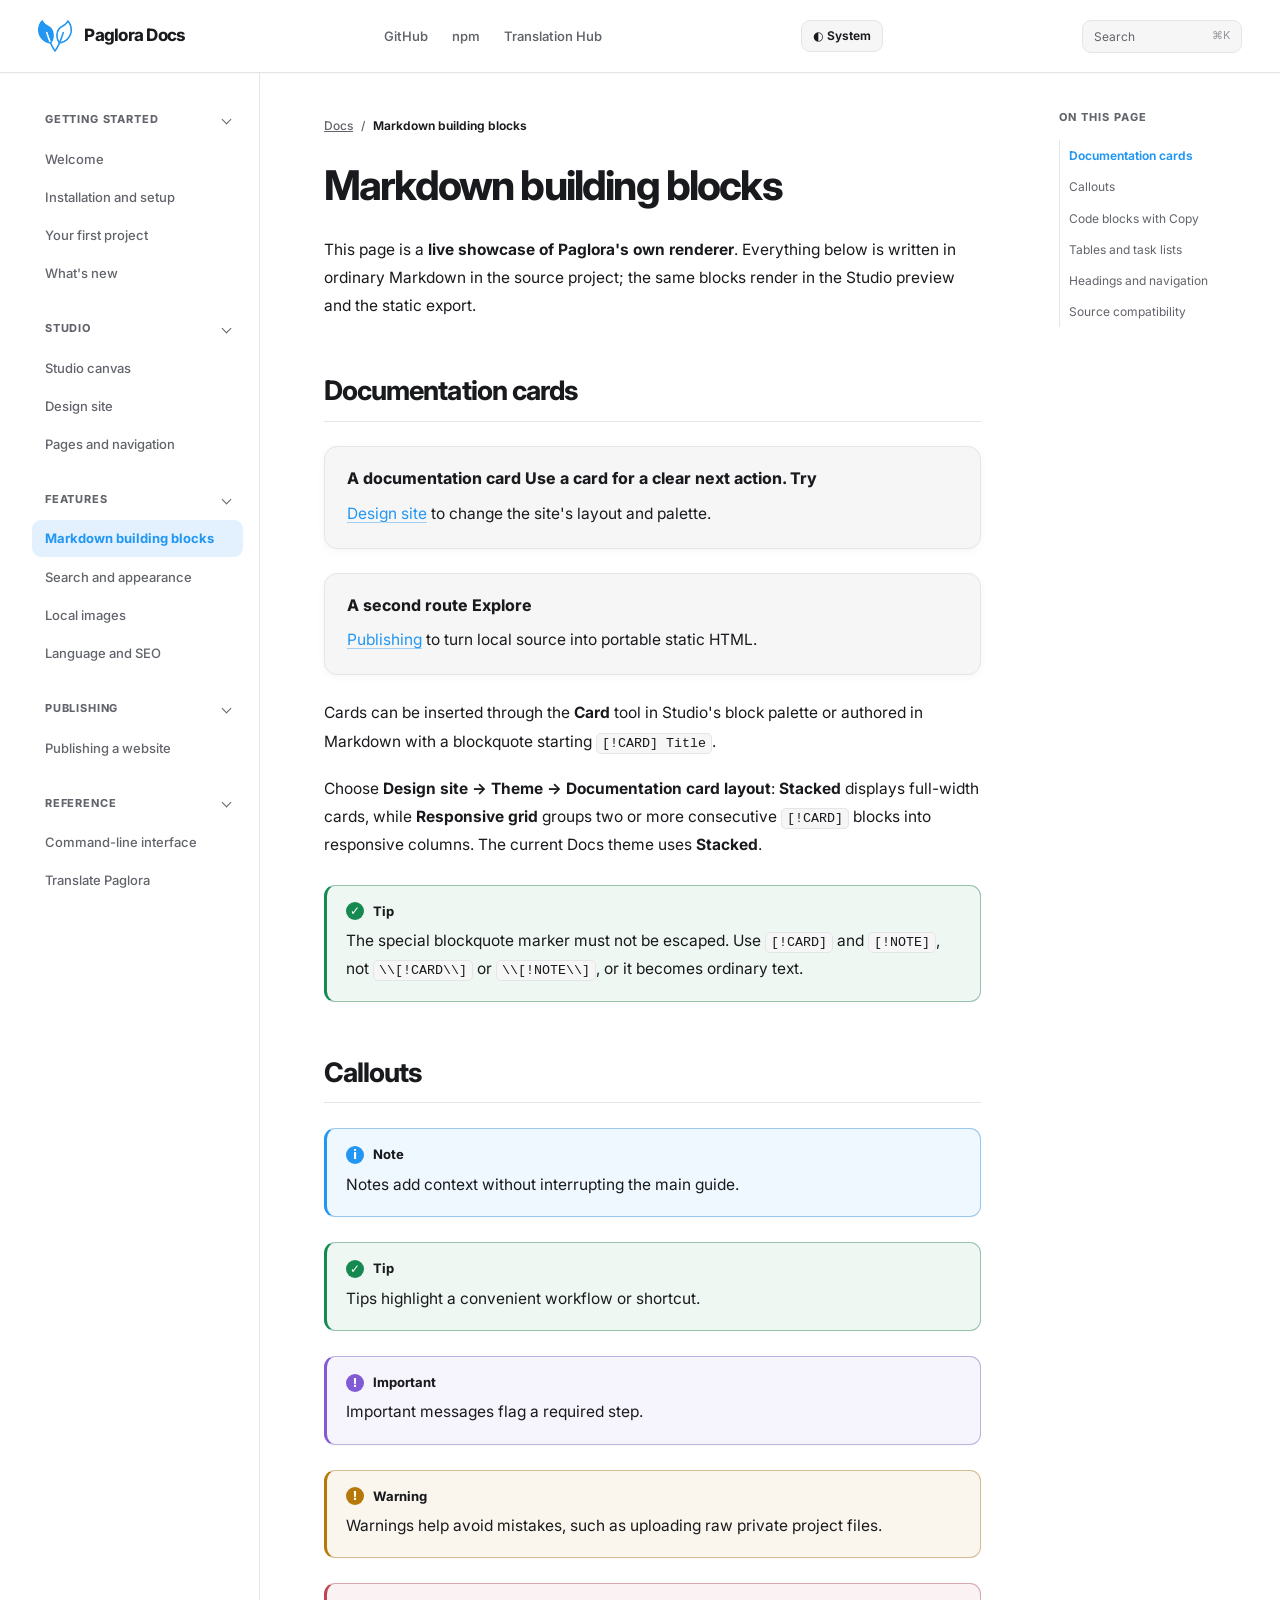
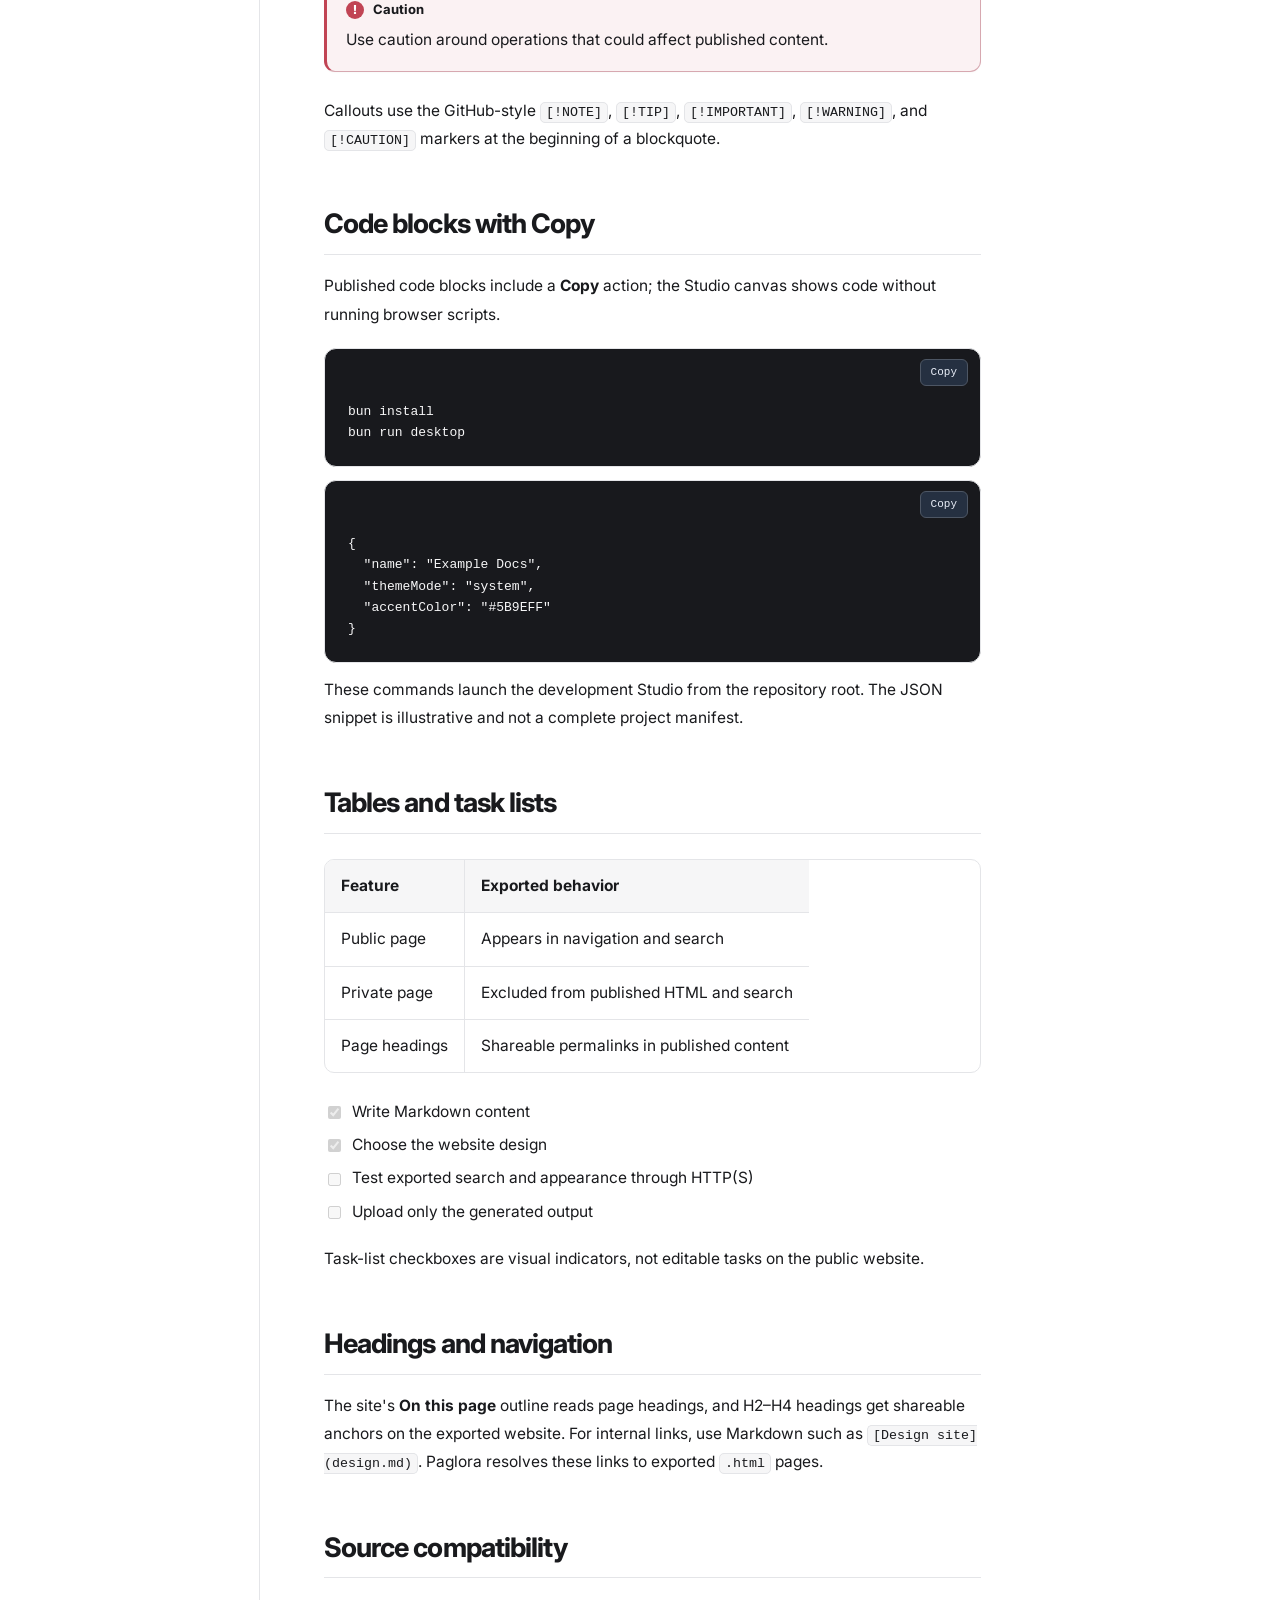
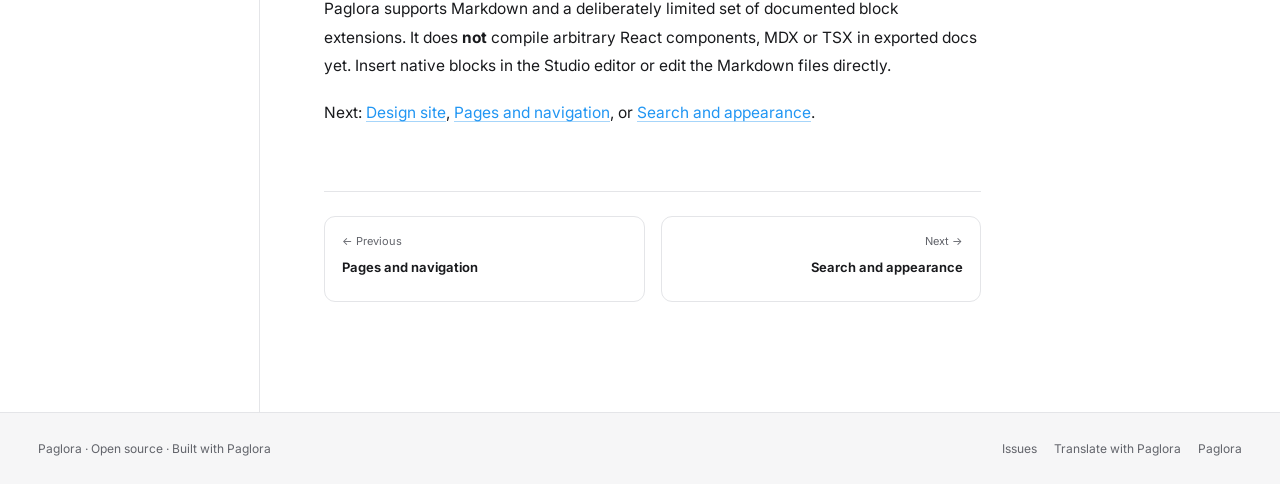
<file: site/components.html>
<!doctype html>
<html lang="en" dir="ltr" data-color-mode="system" data-site-layout="classic" data-site-palette="graphite" data-card-layout="stacked">
<head>
<meta charset="utf-8">
<meta name="viewport" content="width=device-width, initial-scale=1">
<meta name="description" content="Markdown building blocks This page is a live showcase of Paglora&#39;s own renderer. Everything below is written in ordinary Markdown in the source project; the sam">
<link rel="canonical" href="https://m1nsook.github.io/paglora-docs/components.html">
<meta property="og:url" content="https://m1nsook.github.io/paglora-docs/components.html">
<meta property="og:type" content="article">
<meta property="og:locale" content="en_US">
<meta property="og:title" content="Markdown building blocks | Paglora Docs">
<meta property="og:description" content="Markdown building blocks This page is a live showcase of Paglora&#39;s own renderer. Everything below is written in ordinary Markdown in the source project; the sam">
<meta property="og:site_name" content="Paglora Docs">
<meta name="twitter:card" content="summary">
<meta name="twitter:title" content="Markdown building blocks | Paglora Docs">
<meta name="twitter:description" content="Markdown building blocks This page is a live showcase of Paglora&#39;s own renderer. Everything below is written in ordinary Markdown in the source project; the sam">
<meta name="theme-color" content="#ffffff" media="(prefers-color-scheme: light)">
<meta name="theme-color" content="#101114" media="(prefers-color-scheme: dark)">
<title>Markdown building blocks | Paglora Docs</title>
<link rel="stylesheet" href="styles.css">
<link rel="preconnect" href="https://fonts.googleapis.com">
<link rel="preconnect" href="https://fonts.gstatic.com" crossorigin>
<link rel="stylesheet" href="https://fonts.googleapis.com/css2?family=Inter&amp;display=swap">
<style>body{font-family:"Inter","Geist Website",system-ui,-apple-system,"Segoe UI",sans-serif}</style>
<style>:root{--brand:#2196f3;--brand-light:color-mix(in srgb,var(--brand) 13%,var(--bg))}:root[data-color-mode="dark"]{--brand:#2196f3;--brand-light:color-mix(in srgb,var(--brand) 13%,var(--bg))}
@media(prefers-color-scheme:dark){:root:not([data-color-mode="light"]){--brand:#2196f3;--brand-light:color-mix(in srgb,var(--brand) 13%,var(--bg))}}</style>
<link rel="stylesheet" href="custom.css">
</head>
<body class="page-layout-docs">
<a class="skip-link" href="#content">Skip to content</a>
<header class="site-header  "><div class="top-bar"><a class="brand brand-wrap" href="index.html"><img class="brand-logo" src="assets/paglora512x512-18e38dba083d91d0-0.png" alt="">Paglora Docs</a><nav class="header-links" aria-label="Site links"><a href="https://github.com/m1nsook/paglora" rel="noopener noreferrer">GitHub</a><a href="https://www.npmjs.com/package/paglora" rel="noopener noreferrer">npm</a><a href="https://github.com/m1nsook/paglora-lang" rel="noopener noreferrer">Translation Hub</a></nav></div></header>
<details class="mobile-nav"><summary>Browse documentation</summary><nav class="mobile-nav-inner" aria-label="Mobile page navigation"><details class="nav-group" open><summary>Getting Started</summary><div class="nav-group-links"><a href="index.html">Welcome</a><a href="installation.html">Installation and setup</a><a href="first-project.html">Your first project</a><a href="changes.html">What&#39;s new</a></div></details><details class="nav-group" open><summary>Studio</summary><div class="nav-group-links"><a href="studio.html">Studio canvas</a><a href="design.html">Design site</a><a href="pages.html">Pages and navigation</a></div></details><details class="nav-group" open><summary>Features</summary><div class="nav-group-links"><a href="components.html" aria-current="page">Markdown building blocks</a><a href="search.html">Search and appearance</a><a href="images.html">Local images</a><a href="language-seo.html">Language and SEO</a></div></details><details class="nav-group" open><summary>Publishing</summary><div class="nav-group-links"><a href="publishing.html">Publishing a website</a></div></details><details class="nav-group" open><summary>Reference</summary><div class="nav-group-links"><a href="cli.html">Command-line interface</a><a href="translations.html">Translate Paglora</a><a href="troubleshooting.html">Troubleshooting</a></div></details></nav></details>
<div class="site-body nav-left layout-docs">
<nav class="site-nav" aria-label="Documentation navigation"><div class="site-nav-inner"><details class="nav-group" open><summary>Getting Started</summary><div class="nav-group-links"><a href="index.html">Welcome</a><a href="installation.html">Installation and setup</a><a href="first-project.html">Your first project</a><a href="changes.html">What&#39;s new</a></div></details><details class="nav-group" open><summary>Studio</summary><div class="nav-group-links"><a href="studio.html">Studio canvas</a><a href="design.html">Design site</a><a href="pages.html">Pages and navigation</a></div></details><details class="nav-group" open><summary>Features</summary><div class="nav-group-links"><a href="components.html" aria-current="page">Markdown building blocks</a><a href="search.html">Search and appearance</a><a href="images.html">Local images</a><a href="language-seo.html">Language and SEO</a></div></details><details class="nav-group" open><summary>Publishing</summary><div class="nav-group-links"><a href="publishing.html">Publishing a website</a></div></details><details class="nav-group" open><summary>Reference</summary><div class="nav-group-links"><a href="cli.html">Command-line interface</a><a href="translations.html">Translate Paglora</a><a href="troubleshooting.html">Troubleshooting</a></div></details></div></nav>
<main class="site-main" id="content" style="--paglora-content-width:800px">
<div class="article-wrap">
<div class="page-heading"><a href="index.html">Docs</a><span class="crumb-separator">/</span><strong>Markdown building blocks</strong></div>
<details class="mobile-toc"><summary>On this page</summary><a class="toc-h2" href="#documentation-cards">Documentation cards</a><a class="toc-h2" href="#callouts">Callouts</a><a class="toc-h2" href="#code-blocks-with-copy">Code blocks with Copy</a><a class="toc-h2" href="#tables-and-task-lists">Tables and task lists</a><a class="toc-h2" href="#headings-and-navigation">Headings and navigation</a><a class="toc-h2" href="#source-compatibility">Source compatibility</a></details>
<article class="docs"><h1>Markdown building blocks</h1>
<p>This page is a <strong>live showcase of Paglora's own renderer</strong>. Everything below is written in ordinary Markdown in the source project; the same blocks render in the Studio preview and the static export.</p>
<h2 id="documentation-cards">Documentation cards</h2>
<div class="paglora-card-grid"><section class="paglora-card"><div class="paglora-card-title">A documentation card
Use a card for a clear next action. Try</div>
<p><a href="design.html">Design site</a> to change the site's layout and palette.</p>
</section><section class="paglora-card"><div class="paglora-card-title">A second route
Explore</div>
<p><a href="publishing.html">Publishing</a> to turn local source into portable static HTML.</p>
</section></div>

<p>Cards can be inserted through the <strong>Card</strong> tool in Studio's block palette or authored in Markdown with a blockquote starting <code>[!CARD] Title</code>.</p>
<p>Choose <strong>Design site → Theme → Documentation card layout</strong>: <strong>Stacked</strong> displays full-width cards, while <strong>Responsive grid</strong> groups two or more consecutive <code>[!CARD]</code> blocks into responsive columns. The current Docs theme uses <strong>Stacked</strong>.</p>
<aside class="paglora-callout paglora-callout-tip" role="note"><div class="paglora-callout-title">Tip</div>
<p>The special blockquote marker must not be escaped. Use <code>[!CARD]</code> and <code>[!NOTE]</code>, not <code>\\[!CARD\\]</code> or <code>\\[!NOTE\\]</code>, or it becomes ordinary text.</p>
</aside>
<h2 id="callouts">Callouts</h2>
<aside class="paglora-callout paglora-callout-note" role="note"><div class="paglora-callout-title">Note</div>
<p>Notes add context without interrupting the main guide.</p>
</aside>
<aside class="paglora-callout paglora-callout-tip" role="note"><div class="paglora-callout-title">Tip</div>
<p>Tips highlight a convenient workflow or shortcut.</p>
</aside>
<aside class="paglora-callout paglora-callout-important" role="note"><div class="paglora-callout-title">Important</div>
<p>Important messages flag a required step.</p>
</aside>
<aside class="paglora-callout paglora-callout-warning" role="note"><div class="paglora-callout-title">Warning</div>
<p>Warnings help avoid mistakes, such as uploading raw private project files.</p>
</aside>
<aside class="paglora-callout paglora-callout-caution" role="note"><div class="paglora-callout-title">Caution</div>
<p>Use caution around operations that could affect published content.</p>
</aside>
<p>Callouts use the GitHub-style <code>[!NOTE]</code>, <code>[!TIP]</code>, <code>[!IMPORTANT]</code>, <code>[!WARNING]</code>, and <code>[!CAUTION]</code> markers at the beginning of a blockquote.</p>
<h2 id="code-blocks-with-copy">Code blocks with Copy</h2>
<p>Published code blocks include a <strong>Copy</strong> action; the Studio canvas shows code without running browser scripts.</p>
<pre><code class="language-powershell">bun install
bun run desktop
</code></pre>
<pre><code class="language-json">{
  "name": "Example Docs",
  "themeMode": "system",
  "accentColor": "#5B9EFF"
}
</code></pre>
<p>These commands launch the development Studio from the repository root. The JSON snippet is illustrative and not a complete project manifest.</p>
<h2 id="tables-and-task-lists">Tables and task lists</h2>
<table>
<thead>
<tr>
<th>Feature</th>
<th>Exported behavior</th>
</tr>
</thead>
<tbody><tr>
<td>Public page</td>
<td>Appears in navigation and search</td>
</tr>
<tr>
<td>Private page</td>
<td>Excluded from published HTML and search</td>
</tr>
<tr>
<td>Page headings</td>
<td>Shareable permalinks in published content</td>
</tr>
</tbody></table>
<ul>
<li class="paglora-task-item"><input class="paglora-task-checkbox" type="checkbox" disabled="" checked="" aria-label="Completed task"> Write Markdown content</li>
<li class="paglora-task-item"><input class="paglora-task-checkbox" type="checkbox" disabled="" checked="" aria-label="Completed task"> Choose the website design</li>
<li class="paglora-task-item"><input class="paglora-task-checkbox" type="checkbox" disabled="" aria-label="Incomplete task"> Test exported search and appearance through HTTP(S)</li>
<li class="paglora-task-item"><input class="paglora-task-checkbox" type="checkbox" disabled="" aria-label="Incomplete task"> Upload only the generated output</li>
</ul>
<p>Task-list checkboxes are visual indicators, not editable tasks on the public website.</p>
<h2 id="headings-and-navigation">Headings and navigation</h2>
<p>The site's <strong>On this page</strong> outline reads page headings, and H2–H4 headings get shareable anchors on the exported website. For internal links, use Markdown such as <code>[Design site](design.md)</code>. Paglora resolves these links to exported <code>.html</code> pages.</p>
<h2 id="source-compatibility">Source compatibility</h2>
<p>Paglora supports Markdown and a deliberately limited set of documented block extensions. It does <strong>not</strong> compile arbitrary React components, MDX or TSX in exported docs yet. Insert native blocks in the Studio editor or edit the Markdown files directly.</p>
<p>Next: <a href="design.html">Design site</a>, <a href="pages.html">Pages and navigation</a>, or <a href="search.html">Search and appearance</a>.</p>
</article>
<nav class="page-pager" aria-label="Previous and next pages"><a class="previous" href="pages.html"><small>← Previous</small><span>Pages and navigation</span></a><a class="next" href="search.html"><small>Next →</small><span>Search and appearance</span></a></nav>
</div></main>
<aside class="on-this-page" aria-label="Table of contents"><div class="toc-inner"><h2>On this page</h2><a class="toc-h2" href="#documentation-cards">Documentation cards</a><a class="toc-h2" href="#callouts">Callouts</a><a class="toc-h2" href="#code-blocks-with-copy">Code blocks with Copy</a><a class="toc-h2" href="#tables-and-task-lists">Tables and task lists</a><a class="toc-h2" href="#headings-and-navigation">Headings and navigation</a><a class="toc-h2" href="#source-compatibility">Source compatibility</a></div></aside>
</div>
<footer class="site-footer"><div class="site-footer-inner"><span>Paglora · Open source · Built with Paglora</span><nav class="footer-links" aria-label="Site links"><a href="https://github.com/m1nsook/paglora/issues" rel="noopener noreferrer">Issues</a><a href="https://github.com/m1nsook/paglora-lang" rel="noopener noreferrer">Translate with Paglora</a><a href="https://github.com/m1nsook/paglora" rel="noopener noreferrer">Paglora</a></nav></div></footer>
<script type="application/json" id="paglora-i18n">{"site.appearance.change":"Appearance: {mode}. Change theme","site.appearance.dark":"Dark","site.appearance.light":"Light","site.appearance.system":"System","site.copy.copied":"Copied","site.copy.copiedLabel":"Code copied to clipboard","site.copy.copy":"Copy","site.copy.copyLabel":"Copy code block","site.copy.copying":"Copying…","site.copy.copyingLabel":"Copying code to clipboard","site.copy.unavailable":"Unavailable","site.copy.unavailableLabel":"Clipboard unavailable","site.heading.linkTo":"Link to {heading}","site.heading.section":"section","site.navigation.browse":"Browse documentation","site.navigation.next":"Next","site.navigation.onThisPage":"On this page","site.navigation.previous":"Previous","site.navigation.skip":"Skip to content"}</script>
<script defer src="paglora.js"></script>
<script defer src="paglora-search.js"></script>

</body>
</html>
</file>
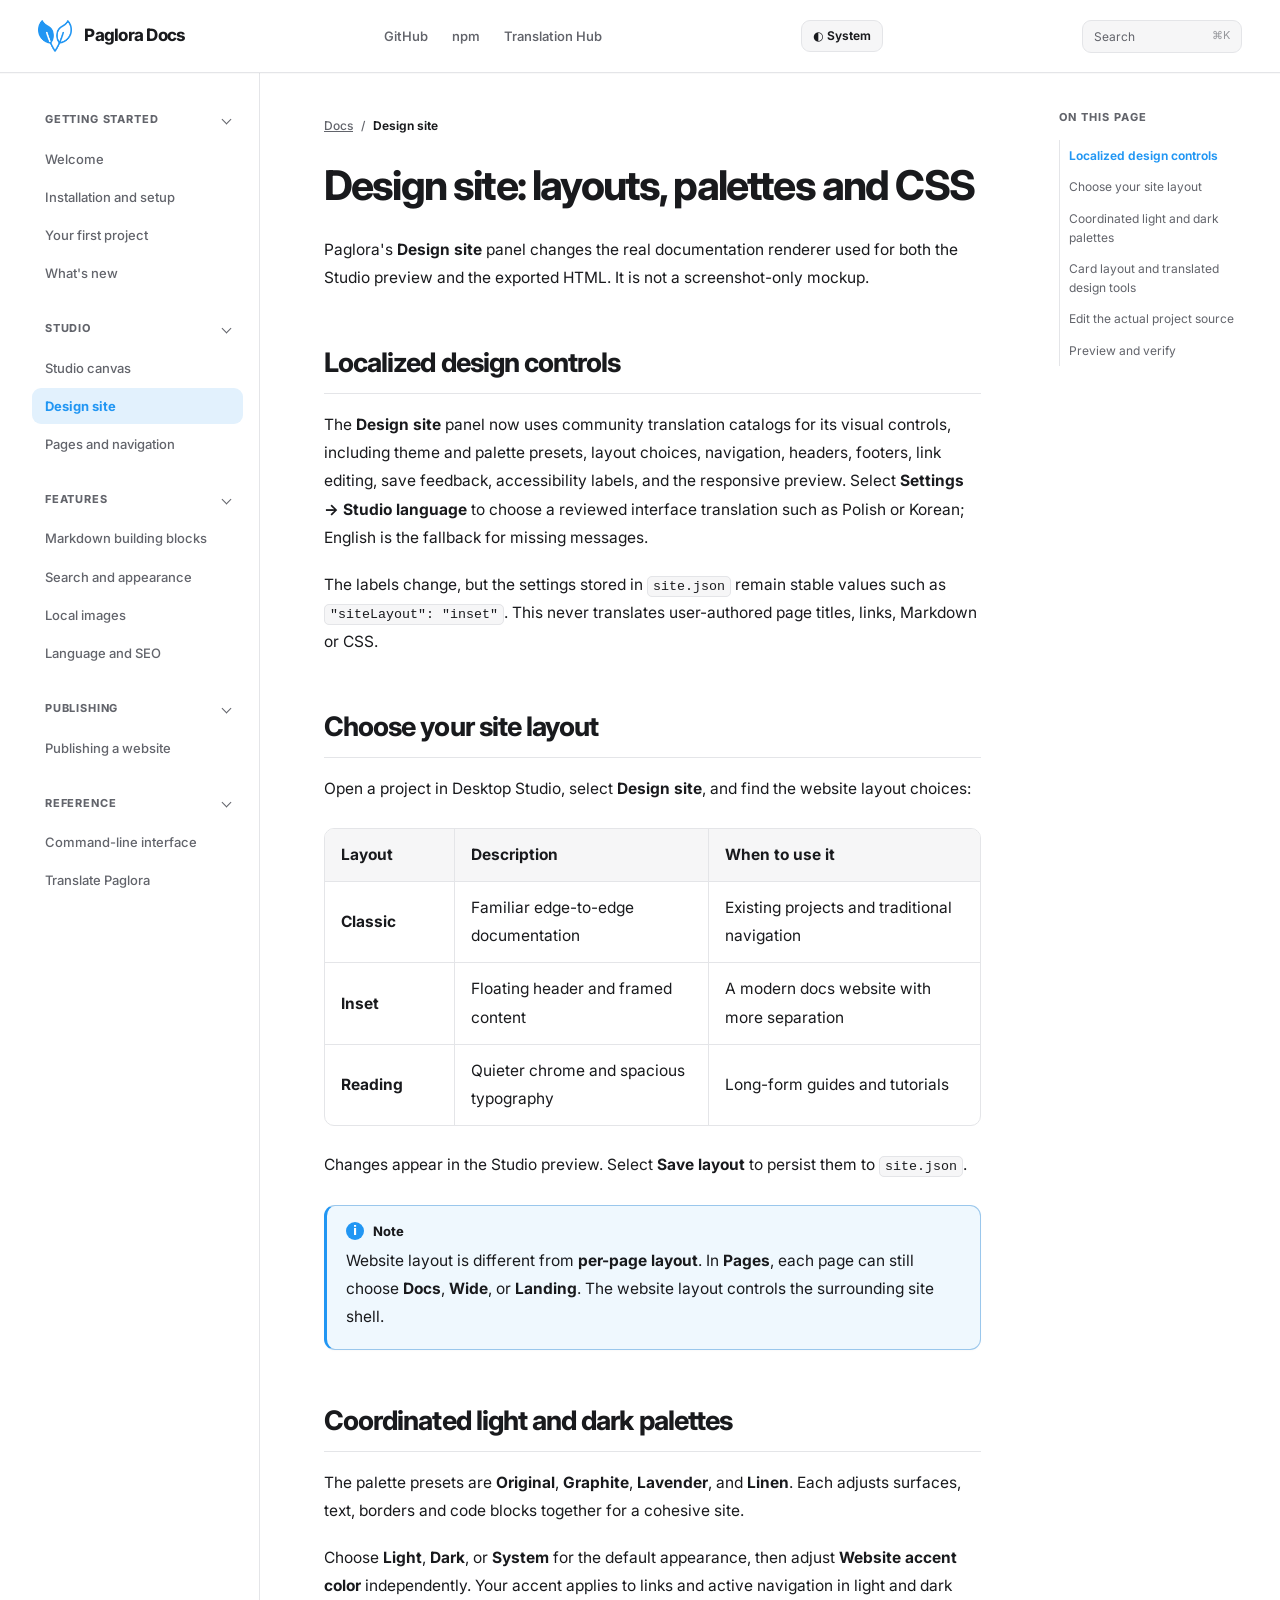
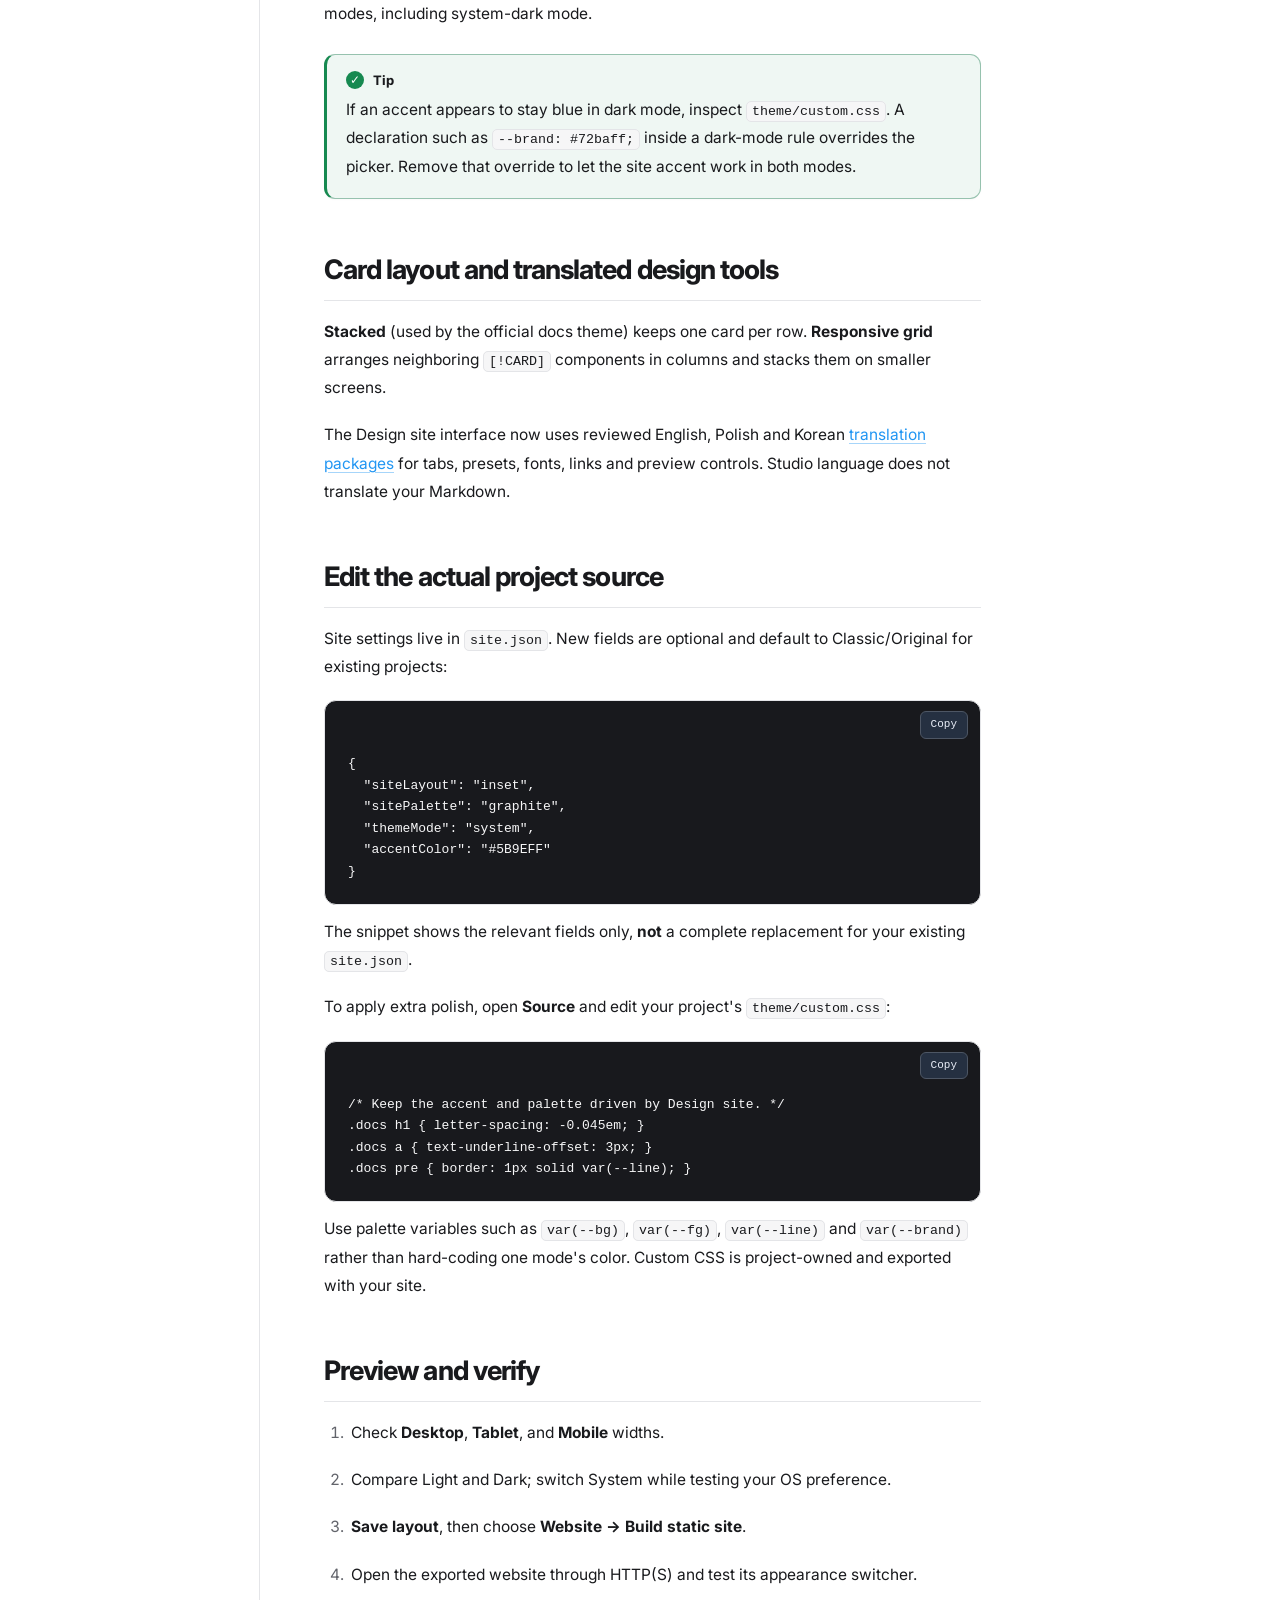
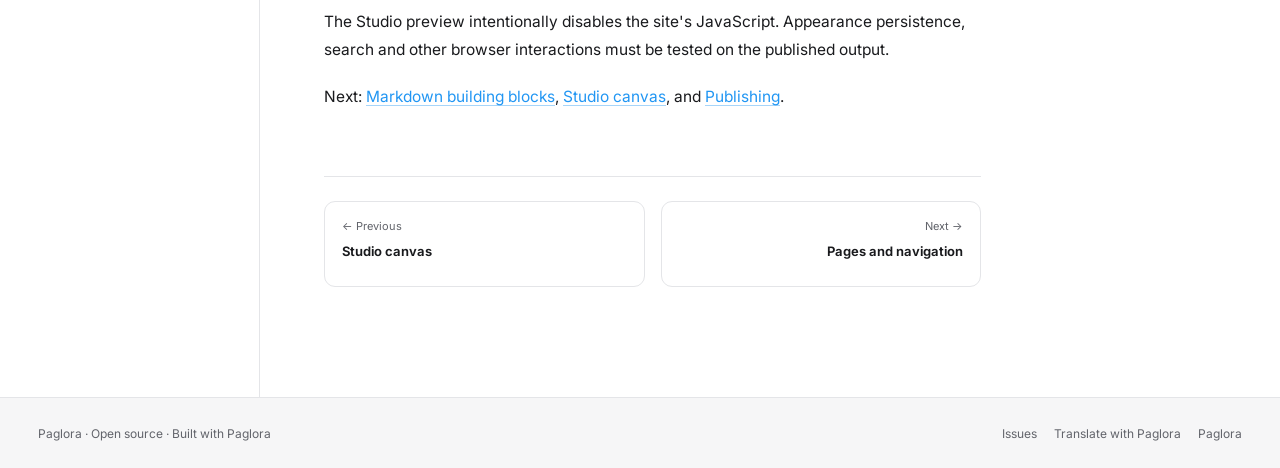
<file: site/design.html>
<!doctype html>
<html lang="en" dir="ltr" data-color-mode="system" data-site-layout="classic" data-site-palette="graphite" data-card-layout="stacked">
<head>
<meta charset="utf-8">
<meta name="viewport" content="width=device-width, initial-scale=1">
<meta name="description" content="Design site: layouts, palettes and CSS Paglora&#39;s Design site panel changes the real documentation renderer used for both the Studio preview and the exported HTM">
<link rel="canonical" href="https://m1nsook.github.io/paglora-docs/design.html">
<meta property="og:url" content="https://m1nsook.github.io/paglora-docs/design.html">
<meta property="og:type" content="article">
<meta property="og:locale" content="en_US">
<meta property="og:title" content="Design site | Paglora Docs">
<meta property="og:description" content="Design site: layouts, palettes and CSS Paglora&#39;s Design site panel changes the real documentation renderer used for both the Studio preview and the exported HTM">
<meta property="og:site_name" content="Paglora Docs">
<meta name="twitter:card" content="summary">
<meta name="twitter:title" content="Design site | Paglora Docs">
<meta name="twitter:description" content="Design site: layouts, palettes and CSS Paglora&#39;s Design site panel changes the real documentation renderer used for both the Studio preview and the exported HTM">
<meta name="theme-color" content="#ffffff" media="(prefers-color-scheme: light)">
<meta name="theme-color" content="#101114" media="(prefers-color-scheme: dark)">
<title>Design site | Paglora Docs</title>
<link rel="stylesheet" href="styles.css">
<link rel="preconnect" href="https://fonts.googleapis.com">
<link rel="preconnect" href="https://fonts.gstatic.com" crossorigin>
<link rel="stylesheet" href="https://fonts.googleapis.com/css2?family=Inter&amp;display=swap">
<style>body{font-family:"Inter","Geist Website",system-ui,-apple-system,"Segoe UI",sans-serif}</style>
<style>:root{--brand:#2196f3;--brand-light:color-mix(in srgb,var(--brand) 13%,var(--bg))}:root[data-color-mode="dark"]{--brand:#2196f3;--brand-light:color-mix(in srgb,var(--brand) 13%,var(--bg))}
@media(prefers-color-scheme:dark){:root:not([data-color-mode="light"]){--brand:#2196f3;--brand-light:color-mix(in srgb,var(--brand) 13%,var(--bg))}}</style>
<link rel="stylesheet" href="custom.css">
</head>
<body class="page-layout-docs">
<a class="skip-link" href="#content">Skip to content</a>
<header class="site-header  "><div class="top-bar"><a class="brand brand-wrap" href="index.html"><img class="brand-logo" src="assets/paglora512x512-18e38dba083d91d0-0.png" alt="">Paglora Docs</a><nav class="header-links" aria-label="Site links"><a href="https://github.com/m1nsook/paglora" rel="noopener noreferrer">GitHub</a><a href="https://www.npmjs.com/package/paglora" rel="noopener noreferrer">npm</a><a href="https://github.com/m1nsook/paglora-lang" rel="noopener noreferrer">Translation Hub</a></nav></div></header>
<details class="mobile-nav"><summary>Browse documentation</summary><nav class="mobile-nav-inner" aria-label="Mobile page navigation"><details class="nav-group" open><summary>Getting Started</summary><div class="nav-group-links"><a href="index.html">Welcome</a><a href="installation.html">Installation and setup</a><a href="first-project.html">Your first project</a><a href="changes.html">What&#39;s new</a></div></details><details class="nav-group" open><summary>Studio</summary><div class="nav-group-links"><a href="studio.html">Studio canvas</a><a href="design.html" aria-current="page">Design site</a><a href="pages.html">Pages and navigation</a></div></details><details class="nav-group" open><summary>Features</summary><div class="nav-group-links"><a href="components.html">Markdown building blocks</a><a href="search.html">Search and appearance</a><a href="images.html">Local images</a><a href="language-seo.html">Language and SEO</a></div></details><details class="nav-group" open><summary>Publishing</summary><div class="nav-group-links"><a href="publishing.html">Publishing a website</a></div></details><details class="nav-group" open><summary>Reference</summary><div class="nav-group-links"><a href="cli.html">Command-line interface</a><a href="translations.html">Translate Paglora</a><a href="troubleshooting.html">Troubleshooting</a></div></details></nav></details>
<div class="site-body nav-left layout-docs">
<nav class="site-nav" aria-label="Documentation navigation"><div class="site-nav-inner"><details class="nav-group" open><summary>Getting Started</summary><div class="nav-group-links"><a href="index.html">Welcome</a><a href="installation.html">Installation and setup</a><a href="first-project.html">Your first project</a><a href="changes.html">What&#39;s new</a></div></details><details class="nav-group" open><summary>Studio</summary><div class="nav-group-links"><a href="studio.html">Studio canvas</a><a href="design.html" aria-current="page">Design site</a><a href="pages.html">Pages and navigation</a></div></details><details class="nav-group" open><summary>Features</summary><div class="nav-group-links"><a href="components.html">Markdown building blocks</a><a href="search.html">Search and appearance</a><a href="images.html">Local images</a><a href="language-seo.html">Language and SEO</a></div></details><details class="nav-group" open><summary>Publishing</summary><div class="nav-group-links"><a href="publishing.html">Publishing a website</a></div></details><details class="nav-group" open><summary>Reference</summary><div class="nav-group-links"><a href="cli.html">Command-line interface</a><a href="translations.html">Translate Paglora</a><a href="troubleshooting.html">Troubleshooting</a></div></details></div></nav>
<main class="site-main" id="content" style="--paglora-content-width:800px">
<div class="article-wrap">
<div class="page-heading"><a href="index.html">Docs</a><span class="crumb-separator">/</span><strong>Design site</strong></div>
<details class="mobile-toc"><summary>On this page</summary><a class="toc-h2" href="#localized-design-controls">Localized design controls</a><a class="toc-h2" href="#choose-your-site-layout">Choose your site layout</a><a class="toc-h2" href="#coordinated-light-and-dark-palettes">Coordinated light and dark palettes</a><a class="toc-h2" href="#card-layout-and-translated-design-tools">Card layout and translated design tools</a><a class="toc-h2" href="#edit-the-actual-project-source">Edit the actual project source</a><a class="toc-h2" href="#preview-and-verify">Preview and verify</a></details>
<article class="docs"><h1>Design site: layouts, palettes and CSS</h1>
<p>Paglora's <strong>Design site</strong> panel changes the real documentation renderer used for both the Studio preview and the exported HTML. It is not a screenshot-only mockup.</p>
<h2 id="localized-design-controls">Localized design controls</h2>
<p>The <strong>Design site</strong> panel now uses community translation catalogs for its visual controls, including theme and palette presets, layout choices, navigation, headers, footers, link editing, save feedback, accessibility labels, and the responsive preview. Select <strong>Settings → Studio language</strong> to choose a reviewed interface translation such as Polish or Korean; English is the fallback for missing messages.</p>
<p>The labels change, but the settings stored in <code>site.json</code> remain stable values such as <code>"siteLayout": "inset"</code>. This never translates user-authored page titles, links, Markdown or CSS.</p>
<h2 id="choose-your-site-layout">Choose your site layout</h2>
<p>Open a project in Desktop Studio, select <strong>Design site</strong>, and find the website layout choices:</p>
<table>
<thead>
<tr>
<th>Layout</th>
<th>Description</th>
<th>When to use it</th>
</tr>
</thead>
<tbody><tr>
<td><strong>Classic</strong></td>
<td>Familiar edge-to-edge documentation</td>
<td>Existing projects and traditional navigation</td>
</tr>
<tr>
<td><strong>Inset</strong></td>
<td>Floating header and framed content</td>
<td>A modern docs website with more separation</td>
</tr>
<tr>
<td><strong>Reading</strong></td>
<td>Quieter chrome and spacious typography</td>
<td>Long-form guides and tutorials</td>
</tr>
</tbody></table>
<p>Changes appear in the Studio preview. Select <strong>Save layout</strong> to persist them to <code>site.json</code>.</p>
<aside class="paglora-callout paglora-callout-note" role="note"><div class="paglora-callout-title">Note</div>
<p>Website layout is different from <strong>per-page layout</strong>. In <strong>Pages</strong>, each page can still choose <strong>Docs</strong>, <strong>Wide</strong>, or <strong>Landing</strong>. The website layout controls the surrounding site shell.</p>
</aside>
<h2 id="coordinated-light-and-dark-palettes">Coordinated light and dark palettes</h2>
<p>The palette presets are <strong>Original</strong>, <strong>Graphite</strong>, <strong>Lavender</strong>, and <strong>Linen</strong>. Each adjusts surfaces, text, borders and code blocks together for a cohesive site.</p>
<p>Choose <strong>Light</strong>, <strong>Dark</strong>, or <strong>System</strong> for the default appearance, then adjust <strong>Website accent color</strong> independently. Your accent applies to links and active navigation in light and dark modes, including system-dark mode.</p>
<aside class="paglora-callout paglora-callout-tip" role="note"><div class="paglora-callout-title">Tip</div>
<p>If an accent appears to stay blue in dark mode, inspect <code>theme/custom.css</code>. A declaration such as <code>--brand: #72baff;</code> inside a dark-mode rule overrides the picker. Remove that override to let the site accent work in both modes.</p>
</aside>
<h2 id="card-layout-and-translated-design-tools">Card layout and translated design tools</h2>
<p><strong>Stacked</strong> (used by the official docs theme) keeps one card per row. <strong>Responsive grid</strong> arranges neighboring <code>[!CARD]</code> components in columns and stacks them on smaller screens.</p>
<p>The Design site interface now uses reviewed English, Polish and Korean <a href="https://github.com/m1nsook/paglora-lang" rel="noopener noreferrer">translation packages</a> for tabs, presets, fonts, links and preview controls. Studio language does not translate your Markdown.</p>
<h2 id="edit-the-actual-project-source">Edit the actual project source</h2>
<p>Site settings live in <code>site.json</code>. New fields are optional and default to Classic/Original for existing projects:</p>
<pre><code class="language-json">{
  "siteLayout": "inset",
  "sitePalette": "graphite",
  "themeMode": "system",
  "accentColor": "#5B9EFF"
}
</code></pre>
<p>The snippet shows the relevant fields only, <strong>not</strong> a complete replacement for your existing <code>site.json</code>.</p>
<p>To apply extra polish, open <strong>Source</strong> and edit your project's <code>theme/custom.css</code>:</p>
<pre><code class="language-css">/* Keep the accent and palette driven by Design site. */
.docs h1 { letter-spacing: -0.045em; }
.docs a { text-underline-offset: 3px; }
.docs pre { border: 1px solid var(--line); }
</code></pre>
<p>Use palette variables such as <code>var(--bg)</code>, <code>var(--fg)</code>, <code>var(--line)</code> and <code>var(--brand)</code> rather than hard-coding one mode's color. Custom CSS is project-owned and exported with your site.</p>
<h2 id="preview-and-verify">Preview and verify</h2>
<ol>
<li><p>Check <strong>Desktop</strong>, <strong>Tablet</strong>, and <strong>Mobile</strong> widths.</p>
</li>
<li><p>Compare Light and Dark; switch System while testing your OS preference.</p>
</li>
<li><p><strong>Save layout</strong>, then choose <strong>Website → Build static site</strong>.</p>
</li>
<li><p>Open the exported website through HTTP(S) and test its appearance switcher.</p>
</li>
</ol>
<p>The Studio preview intentionally disables the site's JavaScript. Appearance persistence, search and other browser interactions must be tested on the published output.</p>
<p>Next: <a href="components.html">Markdown building blocks</a>, <a href="studio.html">Studio canvas</a>, and <a href="publishing.html">Publishing</a>.</p>
</article>
<nav class="page-pager" aria-label="Previous and next pages"><a class="previous" href="studio.html"><small>← Previous</small><span>Studio canvas</span></a><a class="next" href="pages.html"><small>Next →</small><span>Pages and navigation</span></a></nav>
</div></main>
<aside class="on-this-page" aria-label="Table of contents"><div class="toc-inner"><h2>On this page</h2><a class="toc-h2" href="#localized-design-controls">Localized design controls</a><a class="toc-h2" href="#choose-your-site-layout">Choose your site layout</a><a class="toc-h2" href="#coordinated-light-and-dark-palettes">Coordinated light and dark palettes</a><a class="toc-h2" href="#card-layout-and-translated-design-tools">Card layout and translated design tools</a><a class="toc-h2" href="#edit-the-actual-project-source">Edit the actual project source</a><a class="toc-h2" href="#preview-and-verify">Preview and verify</a></div></aside>
</div>
<footer class="site-footer"><div class="site-footer-inner"><span>Paglora · Open source · Built with Paglora</span><nav class="footer-links" aria-label="Site links"><a href="https://github.com/m1nsook/paglora/issues" rel="noopener noreferrer">Issues</a><a href="https://github.com/m1nsook/paglora-lang" rel="noopener noreferrer">Translate with Paglora</a><a href="https://github.com/m1nsook/paglora" rel="noopener noreferrer">Paglora</a></nav></div></footer>
<script type="application/json" id="paglora-i18n">{"site.appearance.change":"Appearance: {mode}. Change theme","site.appearance.dark":"Dark","site.appearance.light":"Light","site.appearance.system":"System","site.copy.copied":"Copied","site.copy.copiedLabel":"Code copied to clipboard","site.copy.copy":"Copy","site.copy.copyLabel":"Copy code block","site.copy.copying":"Copying…","site.copy.copyingLabel":"Copying code to clipboard","site.copy.unavailable":"Unavailable","site.copy.unavailableLabel":"Clipboard unavailable","site.heading.linkTo":"Link to {heading}","site.heading.section":"section","site.navigation.browse":"Browse documentation","site.navigation.next":"Next","site.navigation.onThisPage":"On this page","site.navigation.previous":"Previous","site.navigation.skip":"Skip to content"}</script>
<script defer src="paglora.js"></script>
<script defer src="paglora-search.js"></script>

</body>
</html>
</file>
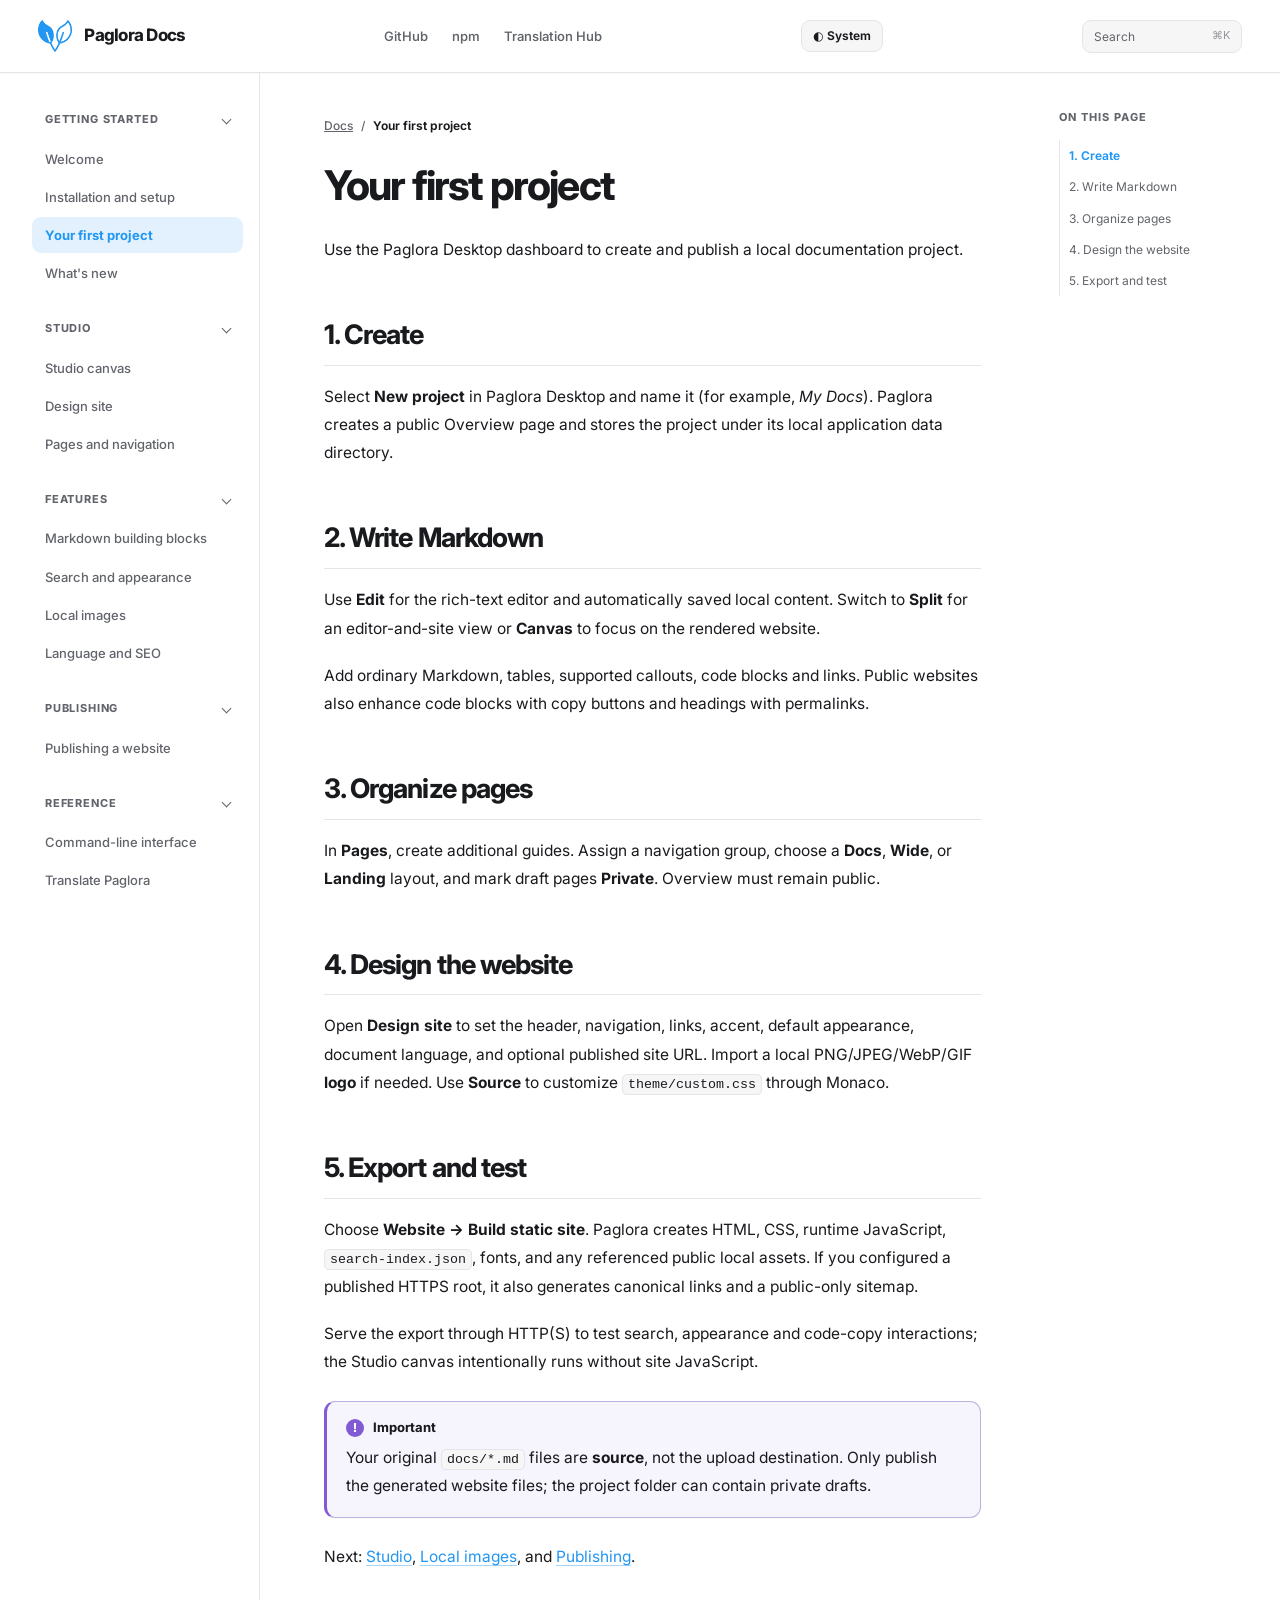
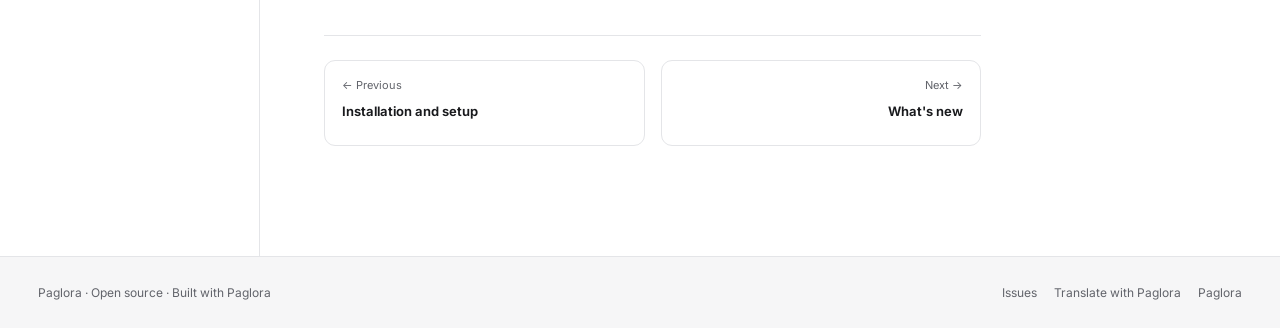
<file: site/first-project.html>
<!doctype html>
<html lang="en" dir="ltr" data-color-mode="system" data-site-layout="classic" data-site-palette="graphite" data-card-layout="stacked">
<head>
<meta charset="utf-8">
<meta name="viewport" content="width=device-width, initial-scale=1">
<meta name="description" content="Your first project Use the Paglora Desktop dashboard to create and publish a local documentation project. 1. Create Select New project in Paglora Desktop and na">
<link rel="canonical" href="https://m1nsook.github.io/paglora-docs/first-project.html">
<meta property="og:url" content="https://m1nsook.github.io/paglora-docs/first-project.html">
<meta property="og:type" content="article">
<meta property="og:locale" content="en_US">
<meta property="og:title" content="Your first project | Paglora Docs">
<meta property="og:description" content="Your first project Use the Paglora Desktop dashboard to create and publish a local documentation project. 1. Create Select New project in Paglora Desktop and na">
<meta property="og:site_name" content="Paglora Docs">
<meta name="twitter:card" content="summary">
<meta name="twitter:title" content="Your first project | Paglora Docs">
<meta name="twitter:description" content="Your first project Use the Paglora Desktop dashboard to create and publish a local documentation project. 1. Create Select New project in Paglora Desktop and na">
<meta name="theme-color" content="#ffffff" media="(prefers-color-scheme: light)">
<meta name="theme-color" content="#101114" media="(prefers-color-scheme: dark)">
<title>Your first project | Paglora Docs</title>
<link rel="stylesheet" href="styles.css">
<link rel="preconnect" href="https://fonts.googleapis.com">
<link rel="preconnect" href="https://fonts.gstatic.com" crossorigin>
<link rel="stylesheet" href="https://fonts.googleapis.com/css2?family=Inter&amp;display=swap">
<style>body{font-family:"Inter","Geist Website",system-ui,-apple-system,"Segoe UI",sans-serif}</style>
<style>:root{--brand:#2196f3;--brand-light:color-mix(in srgb,var(--brand) 13%,var(--bg))}:root[data-color-mode="dark"]{--brand:#2196f3;--brand-light:color-mix(in srgb,var(--brand) 13%,var(--bg))}
@media(prefers-color-scheme:dark){:root:not([data-color-mode="light"]){--brand:#2196f3;--brand-light:color-mix(in srgb,var(--brand) 13%,var(--bg))}}</style>
<link rel="stylesheet" href="custom.css">
</head>
<body class="page-layout-docs">
<a class="skip-link" href="#content">Skip to content</a>
<header class="site-header  "><div class="top-bar"><a class="brand brand-wrap" href="index.html"><img class="brand-logo" src="assets/paglora512x512-18e38dba083d91d0-0.png" alt="">Paglora Docs</a><nav class="header-links" aria-label="Site links"><a href="https://github.com/m1nsook/paglora" rel="noopener noreferrer">GitHub</a><a href="https://www.npmjs.com/package/paglora" rel="noopener noreferrer">npm</a><a href="https://github.com/m1nsook/paglora-lang" rel="noopener noreferrer">Translation Hub</a></nav></div></header>
<details class="mobile-nav"><summary>Browse documentation</summary><nav class="mobile-nav-inner" aria-label="Mobile page navigation"><details class="nav-group" open><summary>Getting Started</summary><div class="nav-group-links"><a href="index.html">Welcome</a><a href="installation.html">Installation and setup</a><a href="first-project.html" aria-current="page">Your first project</a><a href="changes.html">What&#39;s new</a></div></details><details class="nav-group" open><summary>Studio</summary><div class="nav-group-links"><a href="studio.html">Studio canvas</a><a href="design.html">Design site</a><a href="pages.html">Pages and navigation</a></div></details><details class="nav-group" open><summary>Features</summary><div class="nav-group-links"><a href="components.html">Markdown building blocks</a><a href="search.html">Search and appearance</a><a href="images.html">Local images</a><a href="language-seo.html">Language and SEO</a></div></details><details class="nav-group" open><summary>Publishing</summary><div class="nav-group-links"><a href="publishing.html">Publishing a website</a></div></details><details class="nav-group" open><summary>Reference</summary><div class="nav-group-links"><a href="cli.html">Command-line interface</a><a href="translations.html">Translate Paglora</a><a href="troubleshooting.html">Troubleshooting</a></div></details></nav></details>
<div class="site-body nav-left layout-docs">
<nav class="site-nav" aria-label="Documentation navigation"><div class="site-nav-inner"><details class="nav-group" open><summary>Getting Started</summary><div class="nav-group-links"><a href="index.html">Welcome</a><a href="installation.html">Installation and setup</a><a href="first-project.html" aria-current="page">Your first project</a><a href="changes.html">What&#39;s new</a></div></details><details class="nav-group" open><summary>Studio</summary><div class="nav-group-links"><a href="studio.html">Studio canvas</a><a href="design.html">Design site</a><a href="pages.html">Pages and navigation</a></div></details><details class="nav-group" open><summary>Features</summary><div class="nav-group-links"><a href="components.html">Markdown building blocks</a><a href="search.html">Search and appearance</a><a href="images.html">Local images</a><a href="language-seo.html">Language and SEO</a></div></details><details class="nav-group" open><summary>Publishing</summary><div class="nav-group-links"><a href="publishing.html">Publishing a website</a></div></details><details class="nav-group" open><summary>Reference</summary><div class="nav-group-links"><a href="cli.html">Command-line interface</a><a href="translations.html">Translate Paglora</a><a href="troubleshooting.html">Troubleshooting</a></div></details></div></nav>
<main class="site-main" id="content" style="--paglora-content-width:800px">
<div class="article-wrap">
<div class="page-heading"><a href="index.html">Docs</a><span class="crumb-separator">/</span><strong>Your first project</strong></div>
<details class="mobile-toc"><summary>On this page</summary><a class="toc-h2" href="#1-create">1. Create</a><a class="toc-h2" href="#2-write-markdown">2. Write Markdown</a><a class="toc-h2" href="#3-organize-pages">3. Organize pages</a><a class="toc-h2" href="#4-design-the-website">4. Design the website</a><a class="toc-h2" href="#5-export-and-test">5. Export and test</a></details>
<article class="docs"><h1>Your first project</h1>
<p>Use the Paglora Desktop dashboard to create and publish a local documentation project.</p>
<h2 id="1-create">1. Create</h2>
<p>Select <strong>New project</strong> in Paglora Desktop and name it (for example, <em>My Docs</em>). Paglora creates a public Overview page and stores the project under its local application data directory.</p>
<h2 id="2-write-markdown">2. Write Markdown</h2>
<p>Use <strong>Edit</strong> for the rich-text editor and automatically saved local content. Switch to <strong>Split</strong> for an editor-and-site view or <strong>Canvas</strong> to focus on the rendered website.</p>
<p>Add ordinary Markdown, tables, supported callouts, code blocks and links. Public websites also enhance code blocks with copy buttons and headings with permalinks.</p>
<h2 id="3-organize-pages">3. Organize pages</h2>
<p>In <strong>Pages</strong>, create additional guides. Assign a navigation group, choose a <strong>Docs</strong>, <strong>Wide</strong>, or <strong>Landing</strong> layout, and mark draft pages <strong>Private</strong>. Overview must remain public.</p>
<h2 id="4-design-the-website">4. Design the website</h2>
<p>Open <strong>Design site</strong> to set the header, navigation, links, accent, default appearance, document language, and optional published site URL. Import a local PNG/JPEG/WebP/GIF <strong>logo</strong> if needed. Use <strong>Source</strong> to customize <code>theme/custom.css</code> through Monaco.</p>
<h2 id="5-export-and-test">5. Export and test</h2>
<p>Choose <strong>Website → Build static site</strong>. Paglora creates HTML, CSS, runtime JavaScript, <code>search-index.json</code>, fonts, and any referenced public local assets. If you configured a published HTTPS root, it also generates canonical links and a public-only sitemap.</p>
<p>Serve the export through HTTP(S) to test search, appearance and code-copy interactions; the Studio canvas intentionally runs without site JavaScript.</p>
<aside class="paglora-callout paglora-callout-important" role="note"><div class="paglora-callout-title">Important</div>
<p>Your original <code>docs/*.md</code> files are <strong>source</strong>, not the upload destination. Only publish the generated website files; the project folder can contain private drafts.</p>
</aside>
<p>Next: <a href="studio.html">Studio</a>, <a href="images.html">Local images</a>, and <a href="publishing.html">Publishing</a>.</p>
</article>
<nav class="page-pager" aria-label="Previous and next pages"><a class="previous" href="installation.html"><small>← Previous</small><span>Installation and setup</span></a><a class="next" href="changes.html"><small>Next →</small><span>What&#39;s new</span></a></nav>
</div></main>
<aside class="on-this-page" aria-label="Table of contents"><div class="toc-inner"><h2>On this page</h2><a class="toc-h2" href="#1-create">1. Create</a><a class="toc-h2" href="#2-write-markdown">2. Write Markdown</a><a class="toc-h2" href="#3-organize-pages">3. Organize pages</a><a class="toc-h2" href="#4-design-the-website">4. Design the website</a><a class="toc-h2" href="#5-export-and-test">5. Export and test</a></div></aside>
</div>
<footer class="site-footer"><div class="site-footer-inner"><span>Paglora · Open source · Built with Paglora</span><nav class="footer-links" aria-label="Site links"><a href="https://github.com/m1nsook/paglora/issues" rel="noopener noreferrer">Issues</a><a href="https://github.com/m1nsook/paglora-lang" rel="noopener noreferrer">Translate with Paglora</a><a href="https://github.com/m1nsook/paglora" rel="noopener noreferrer">Paglora</a></nav></div></footer>
<script type="application/json" id="paglora-i18n">{"site.appearance.change":"Appearance: {mode}. Change theme","site.appearance.dark":"Dark","site.appearance.light":"Light","site.appearance.system":"System","site.copy.copied":"Copied","site.copy.copiedLabel":"Code copied to clipboard","site.copy.copy":"Copy","site.copy.copyLabel":"Copy code block","site.copy.copying":"Copying…","site.copy.copyingLabel":"Copying code to clipboard","site.copy.unavailable":"Unavailable","site.copy.unavailableLabel":"Clipboard unavailable","site.heading.linkTo":"Link to {heading}","site.heading.section":"section","site.navigation.browse":"Browse documentation","site.navigation.next":"Next","site.navigation.onThisPage":"On this page","site.navigation.previous":"Previous","site.navigation.skip":"Skip to content"}</script>
<script defer src="paglora.js"></script>
<script defer src="paglora-search.js"></script>

</body>
</html>
</file>
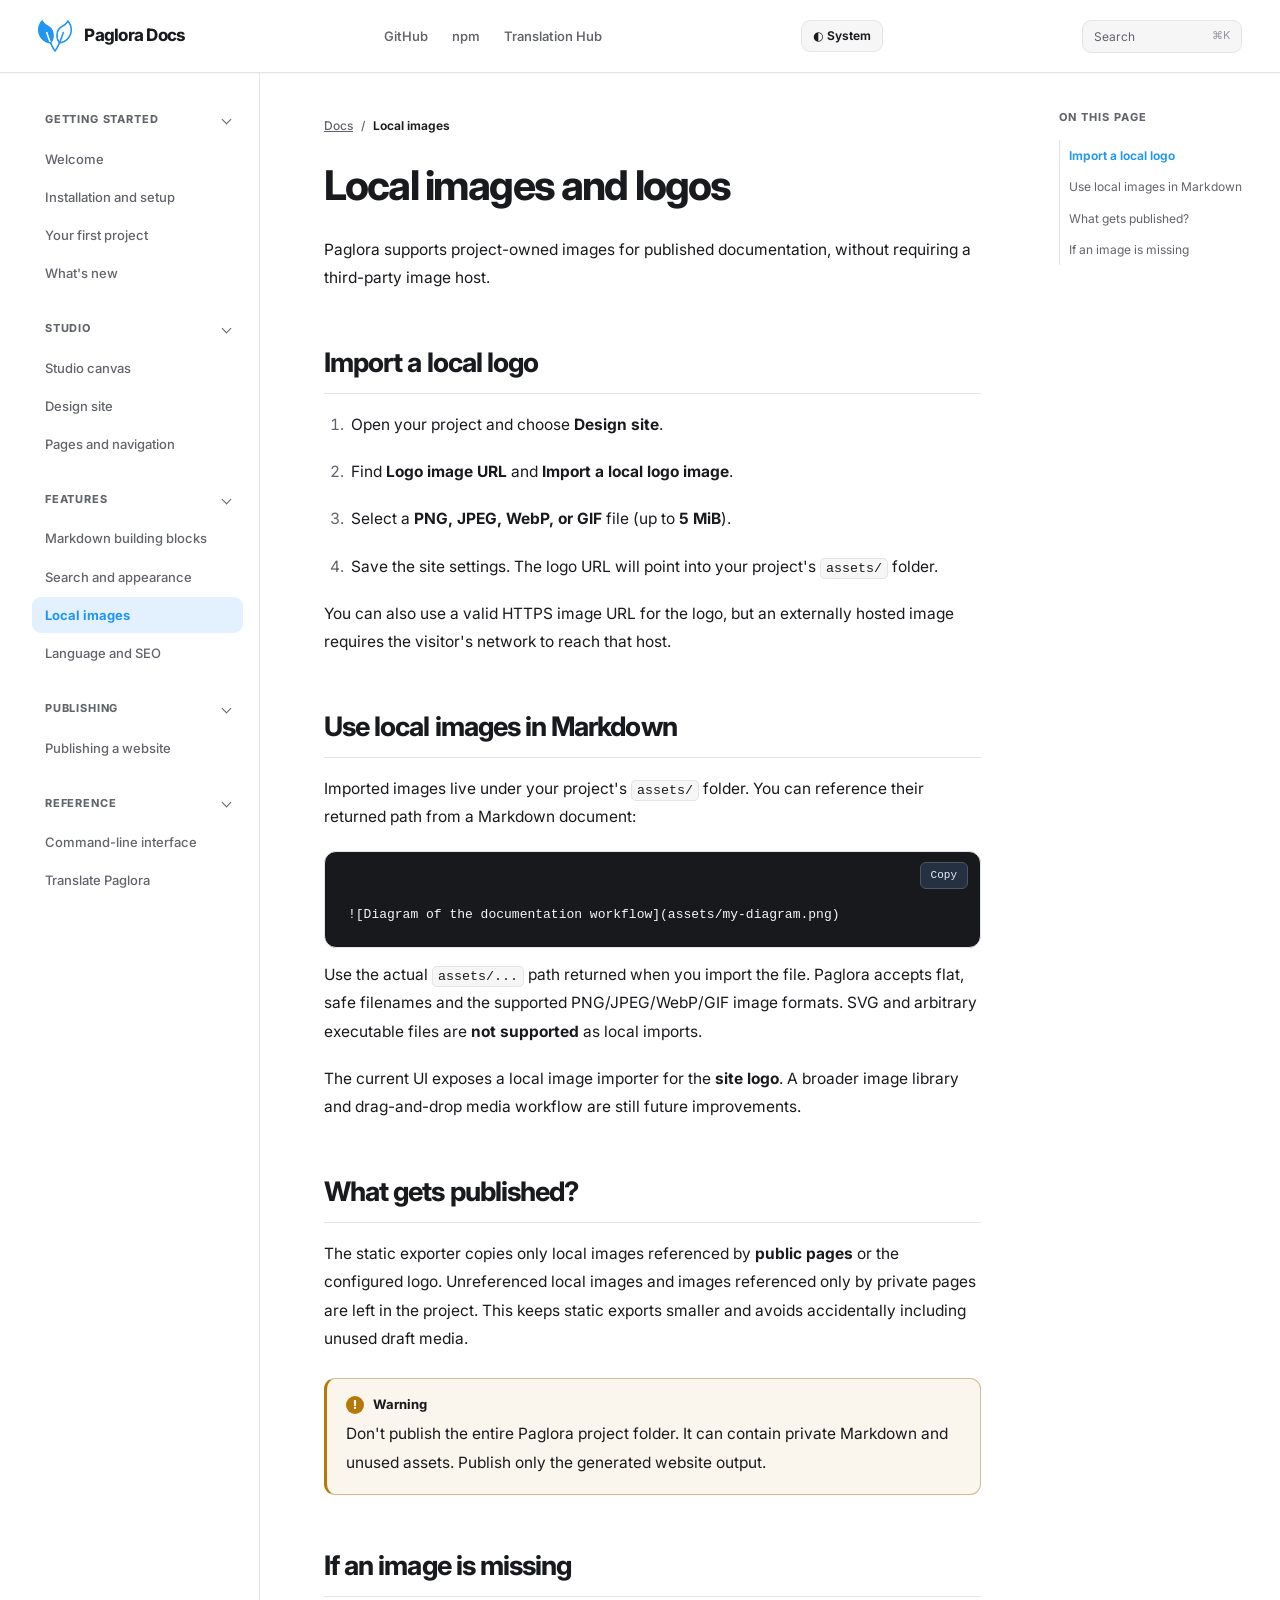
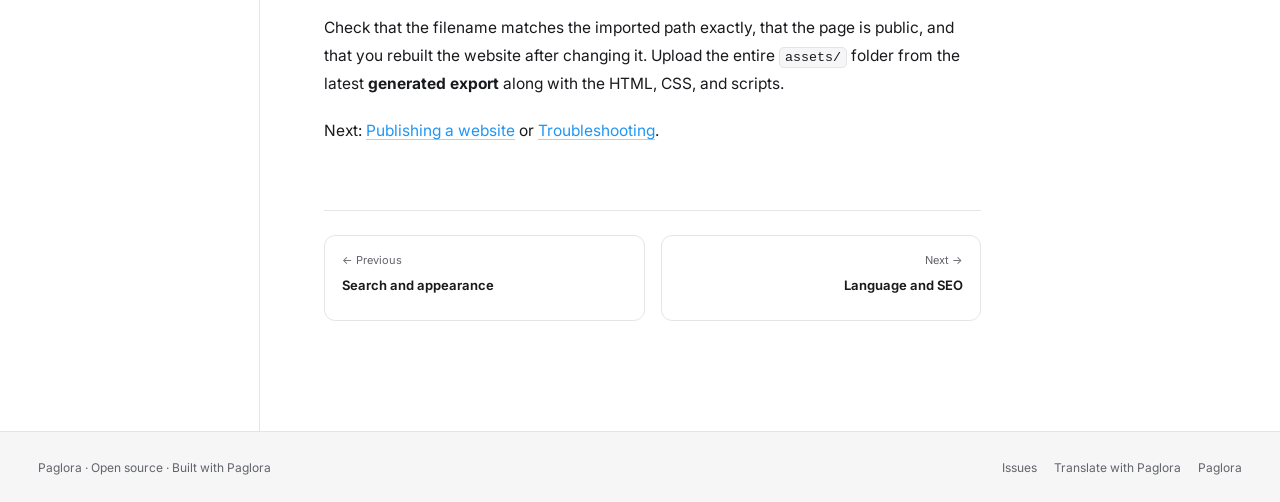
<file: site/images.html>
<!doctype html>
<html lang="en" dir="ltr" data-color-mode="system" data-site-layout="classic" data-site-palette="graphite" data-card-layout="stacked">
<head>
<meta charset="utf-8">
<meta name="viewport" content="width=device-width, initial-scale=1">
<meta name="description" content="Local images and logos Paglora supports project-owned images for published documentation, without requiring a third-party image host. Import a local logo Open y">
<link rel="canonical" href="https://m1nsook.github.io/paglora-docs/images.html">
<meta property="og:url" content="https://m1nsook.github.io/paglora-docs/images.html">
<meta property="og:type" content="article">
<meta property="og:locale" content="en_US">
<meta property="og:title" content="Local images | Paglora Docs">
<meta property="og:description" content="Local images and logos Paglora supports project-owned images for published documentation, without requiring a third-party image host. Import a local logo Open y">
<meta property="og:site_name" content="Paglora Docs">
<meta name="twitter:card" content="summary">
<meta name="twitter:title" content="Local images | Paglora Docs">
<meta name="twitter:description" content="Local images and logos Paglora supports project-owned images for published documentation, without requiring a third-party image host. Import a local logo Open y">
<meta name="theme-color" content="#ffffff" media="(prefers-color-scheme: light)">
<meta name="theme-color" content="#101114" media="(prefers-color-scheme: dark)">
<title>Local images | Paglora Docs</title>
<link rel="stylesheet" href="styles.css">
<link rel="preconnect" href="https://fonts.googleapis.com">
<link rel="preconnect" href="https://fonts.gstatic.com" crossorigin>
<link rel="stylesheet" href="https://fonts.googleapis.com/css2?family=Inter&amp;display=swap">
<style>body{font-family:"Inter","Geist Website",system-ui,-apple-system,"Segoe UI",sans-serif}</style>
<style>:root{--brand:#2196f3;--brand-light:color-mix(in srgb,var(--brand) 13%,var(--bg))}:root[data-color-mode="dark"]{--brand:#2196f3;--brand-light:color-mix(in srgb,var(--brand) 13%,var(--bg))}
@media(prefers-color-scheme:dark){:root:not([data-color-mode="light"]){--brand:#2196f3;--brand-light:color-mix(in srgb,var(--brand) 13%,var(--bg))}}</style>
<link rel="stylesheet" href="custom.css">
</head>
<body class="page-layout-docs">
<a class="skip-link" href="#content">Skip to content</a>
<header class="site-header  "><div class="top-bar"><a class="brand brand-wrap" href="index.html"><img class="brand-logo" src="assets/paglora512x512-18e38dba083d91d0-0.png" alt="">Paglora Docs</a><nav class="header-links" aria-label="Site links"><a href="https://github.com/m1nsook/paglora" rel="noopener noreferrer">GitHub</a><a href="https://www.npmjs.com/package/paglora" rel="noopener noreferrer">npm</a><a href="https://github.com/m1nsook/paglora-lang" rel="noopener noreferrer">Translation Hub</a></nav></div></header>
<details class="mobile-nav"><summary>Browse documentation</summary><nav class="mobile-nav-inner" aria-label="Mobile page navigation"><details class="nav-group" open><summary>Getting Started</summary><div class="nav-group-links"><a href="index.html">Welcome</a><a href="installation.html">Installation and setup</a><a href="first-project.html">Your first project</a><a href="changes.html">What&#39;s new</a></div></details><details class="nav-group" open><summary>Studio</summary><div class="nav-group-links"><a href="studio.html">Studio canvas</a><a href="design.html">Design site</a><a href="pages.html">Pages and navigation</a></div></details><details class="nav-group" open><summary>Features</summary><div class="nav-group-links"><a href="components.html">Markdown building blocks</a><a href="search.html">Search and appearance</a><a href="images.html" aria-current="page">Local images</a><a href="language-seo.html">Language and SEO</a></div></details><details class="nav-group" open><summary>Publishing</summary><div class="nav-group-links"><a href="publishing.html">Publishing a website</a></div></details><details class="nav-group" open><summary>Reference</summary><div class="nav-group-links"><a href="cli.html">Command-line interface</a><a href="translations.html">Translate Paglora</a><a href="troubleshooting.html">Troubleshooting</a></div></details></nav></details>
<div class="site-body nav-left layout-docs">
<nav class="site-nav" aria-label="Documentation navigation"><div class="site-nav-inner"><details class="nav-group" open><summary>Getting Started</summary><div class="nav-group-links"><a href="index.html">Welcome</a><a href="installation.html">Installation and setup</a><a href="first-project.html">Your first project</a><a href="changes.html">What&#39;s new</a></div></details><details class="nav-group" open><summary>Studio</summary><div class="nav-group-links"><a href="studio.html">Studio canvas</a><a href="design.html">Design site</a><a href="pages.html">Pages and navigation</a></div></details><details class="nav-group" open><summary>Features</summary><div class="nav-group-links"><a href="components.html">Markdown building blocks</a><a href="search.html">Search and appearance</a><a href="images.html" aria-current="page">Local images</a><a href="language-seo.html">Language and SEO</a></div></details><details class="nav-group" open><summary>Publishing</summary><div class="nav-group-links"><a href="publishing.html">Publishing a website</a></div></details><details class="nav-group" open><summary>Reference</summary><div class="nav-group-links"><a href="cli.html">Command-line interface</a><a href="translations.html">Translate Paglora</a><a href="troubleshooting.html">Troubleshooting</a></div></details></div></nav>
<main class="site-main" id="content" style="--paglora-content-width:800px">
<div class="article-wrap">
<div class="page-heading"><a href="index.html">Docs</a><span class="crumb-separator">/</span><strong>Local images</strong></div>
<details class="mobile-toc"><summary>On this page</summary><a class="toc-h2" href="#import-a-local-logo">Import a local logo</a><a class="toc-h2" href="#use-local-images-in-markdown">Use local images in Markdown</a><a class="toc-h2" href="#what-gets-published">What gets published?</a><a class="toc-h2" href="#if-an-image-is-missing">If an image is missing</a></details>
<article class="docs"><h1>Local images and logos</h1>
<p>Paglora supports project-owned images for published documentation, without requiring a third-party image host.</p>
<h2 id="import-a-local-logo">Import a local logo</h2>
<ol>
<li><p>Open your project and choose <strong>Design site</strong>.</p>
</li>
<li><p>Find <strong>Logo image URL</strong> and <strong>Import a local logo image</strong>.</p>
</li>
<li><p>Select a <strong>PNG, JPEG, WebP, or GIF</strong> file (up to <strong>5 MiB</strong>).</p>
</li>
<li><p>Save the site settings. The logo URL will point into your project's <code>assets/</code> folder.</p>
</li>
</ol>
<p>You can also use a valid HTTPS image URL for the logo, but an externally hosted image requires the visitor's network to reach that host.</p>
<h2 id="use-local-images-in-markdown">Use local images in Markdown</h2>
<p>Imported images live under your project's <code>assets/</code> folder. You can reference their returned path from a Markdown document:</p>
<pre><code class="language-markdown">![Diagram of the documentation workflow](assets/my-diagram.png)
</code></pre>
<p>Use the actual <code>assets/...</code> path returned when you import the file. Paglora accepts flat, safe filenames and the supported PNG/JPEG/WebP/GIF image formats. SVG and arbitrary executable files are <strong>not supported</strong> as local imports.</p>
<p>The current UI exposes a local image importer for the <strong>site logo</strong>. A broader image library and drag-and-drop media workflow are still future improvements.</p>
<h2 id="what-gets-published">What gets published?</h2>
<p>The static exporter copies only local images referenced by <strong>public pages</strong> or the configured logo. Unreferenced local images and images referenced only by private pages are left in the project. This keeps static exports smaller and avoids accidentally including unused draft media.</p>
<aside class="paglora-callout paglora-callout-warning" role="note"><div class="paglora-callout-title">Warning</div>
<p>Don't publish the entire Paglora project folder. It can contain private Markdown and unused assets. Publish only the generated website output.</p>
</aside>
<h2 id="if-an-image-is-missing">If an image is missing</h2>
<p>Check that the filename matches the imported path exactly, that the page is public, and that you rebuilt the website after changing it. Upload the entire <code>assets/</code> folder from the latest <strong>generated export</strong> along with the HTML, CSS, and scripts.</p>
<p>Next: <a href="publishing.html">Publishing a website</a> or <a href="troubleshooting.html">Troubleshooting</a>.</p>
</article>
<nav class="page-pager" aria-label="Previous and next pages"><a class="previous" href="search.html"><small>← Previous</small><span>Search and appearance</span></a><a class="next" href="language-seo.html"><small>Next →</small><span>Language and SEO</span></a></nav>
</div></main>
<aside class="on-this-page" aria-label="Table of contents"><div class="toc-inner"><h2>On this page</h2><a class="toc-h2" href="#import-a-local-logo">Import a local logo</a><a class="toc-h2" href="#use-local-images-in-markdown">Use local images in Markdown</a><a class="toc-h2" href="#what-gets-published">What gets published?</a><a class="toc-h2" href="#if-an-image-is-missing">If an image is missing</a></div></aside>
</div>
<footer class="site-footer"><div class="site-footer-inner"><span>Paglora · Open source · Built with Paglora</span><nav class="footer-links" aria-label="Site links"><a href="https://github.com/m1nsook/paglora/issues" rel="noopener noreferrer">Issues</a><a href="https://github.com/m1nsook/paglora-lang" rel="noopener noreferrer">Translate with Paglora</a><a href="https://github.com/m1nsook/paglora" rel="noopener noreferrer">Paglora</a></nav></div></footer>
<script type="application/json" id="paglora-i18n">{"site.appearance.change":"Appearance: {mode}. Change theme","site.appearance.dark":"Dark","site.appearance.light":"Light","site.appearance.system":"System","site.copy.copied":"Copied","site.copy.copiedLabel":"Code copied to clipboard","site.copy.copy":"Copy","site.copy.copyLabel":"Copy code block","site.copy.copying":"Copying…","site.copy.copyingLabel":"Copying code to clipboard","site.copy.unavailable":"Unavailable","site.copy.unavailableLabel":"Clipboard unavailable","site.heading.linkTo":"Link to {heading}","site.heading.section":"section","site.navigation.browse":"Browse documentation","site.navigation.next":"Next","site.navigation.onThisPage":"On this page","site.navigation.previous":"Previous","site.navigation.skip":"Skip to content"}</script>
<script defer src="paglora.js"></script>
<script defer src="paglora-search.js"></script>

</body>
</html>
</file>
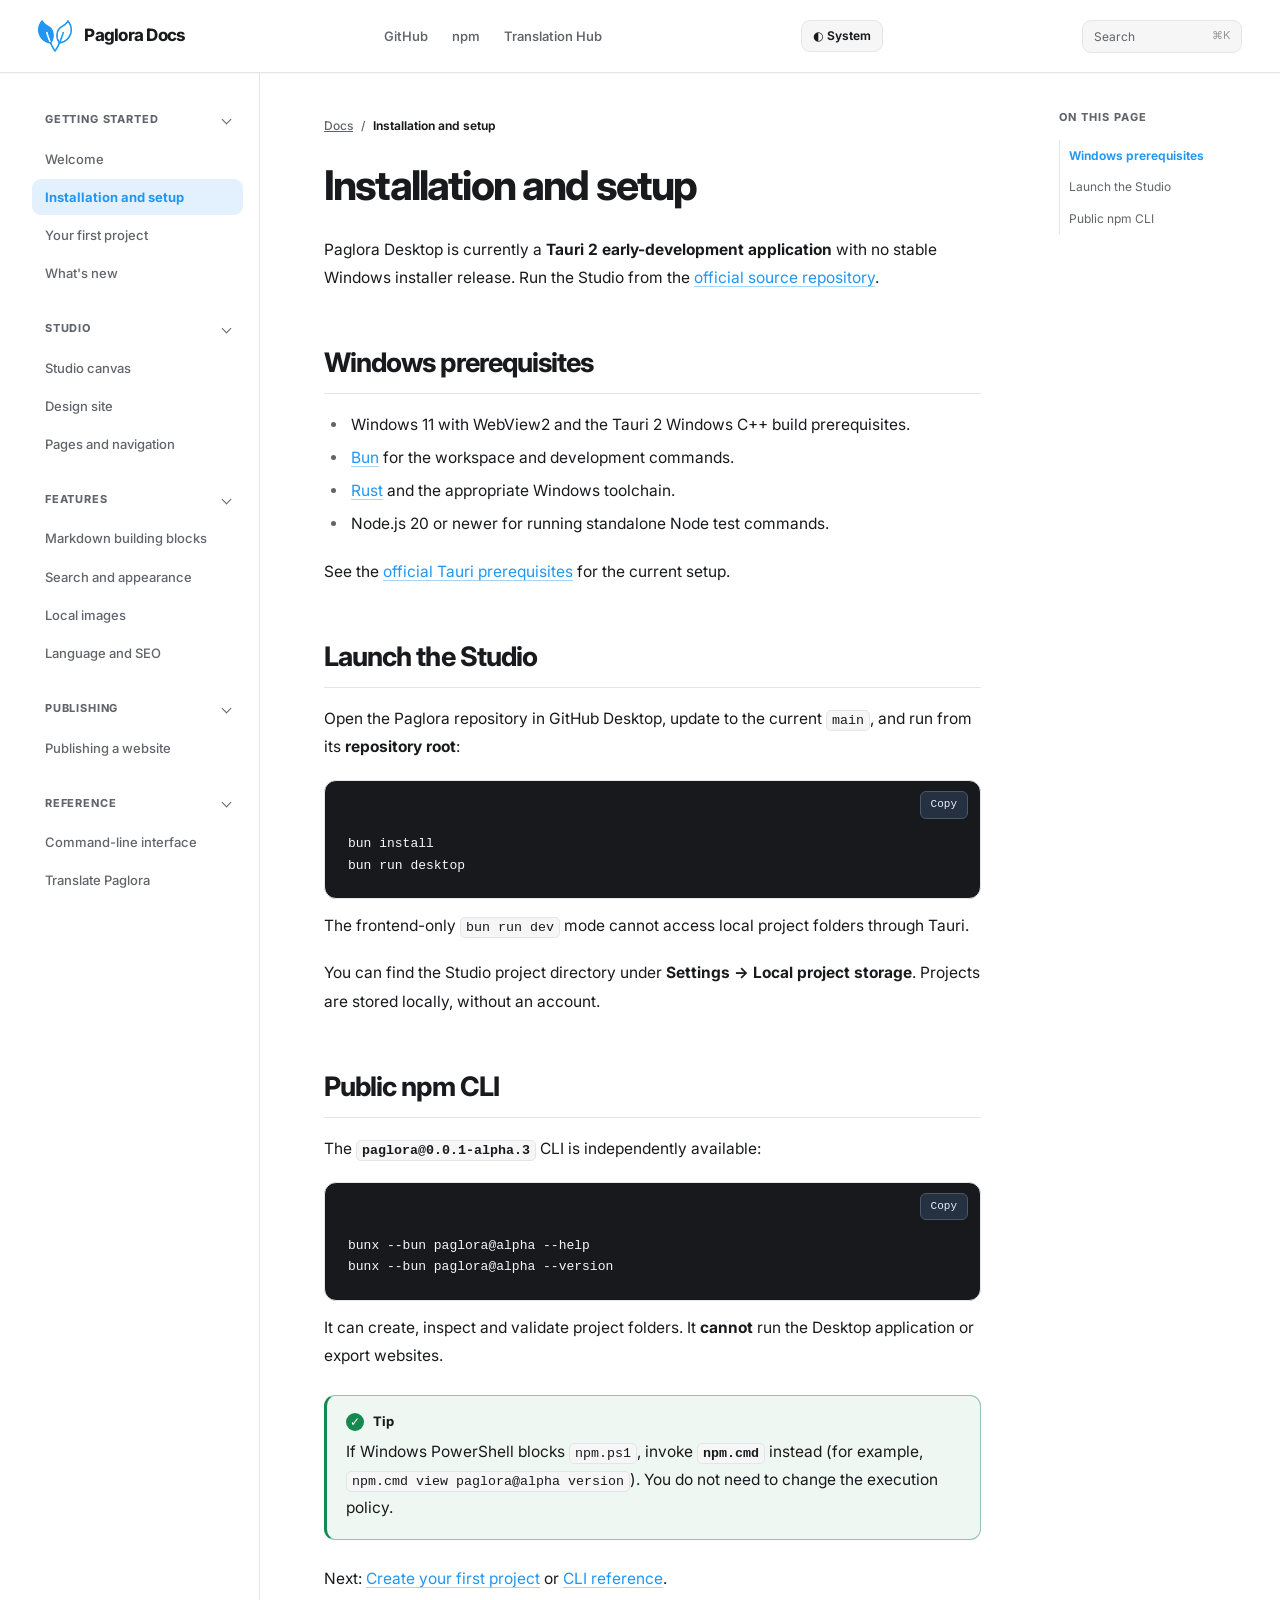
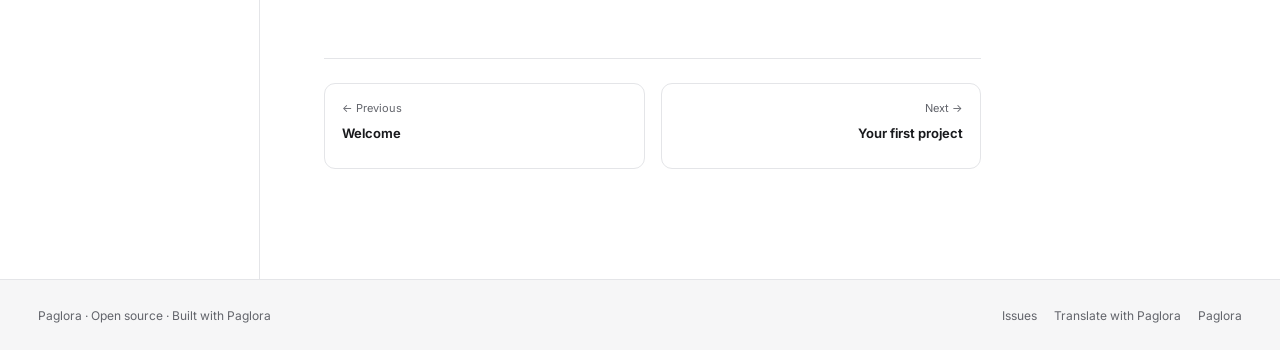
<file: site/installation.html>
<!doctype html>
<html lang="en" dir="ltr" data-color-mode="system" data-site-layout="classic" data-site-palette="graphite" data-card-layout="stacked">
<head>
<meta charset="utf-8">
<meta name="viewport" content="width=device-width, initial-scale=1">
<meta name="description" content="Installation and setup Paglora Desktop is currently a Tauri 2 early-development application with no stable Windows installer release. Run the Studio from the of">
<link rel="canonical" href="https://m1nsook.github.io/paglora-docs/installation.html">
<meta property="og:url" content="https://m1nsook.github.io/paglora-docs/installation.html">
<meta property="og:type" content="article">
<meta property="og:locale" content="en_US">
<meta property="og:title" content="Installation and setup | Paglora Docs">
<meta property="og:description" content="Installation and setup Paglora Desktop is currently a Tauri 2 early-development application with no stable Windows installer release. Run the Studio from the of">
<meta property="og:site_name" content="Paglora Docs">
<meta name="twitter:card" content="summary">
<meta name="twitter:title" content="Installation and setup | Paglora Docs">
<meta name="twitter:description" content="Installation and setup Paglora Desktop is currently a Tauri 2 early-development application with no stable Windows installer release. Run the Studio from the of">
<meta name="theme-color" content="#ffffff" media="(prefers-color-scheme: light)">
<meta name="theme-color" content="#101114" media="(prefers-color-scheme: dark)">
<title>Installation and setup | Paglora Docs</title>
<link rel="stylesheet" href="styles.css">
<link rel="preconnect" href="https://fonts.googleapis.com">
<link rel="preconnect" href="https://fonts.gstatic.com" crossorigin>
<link rel="stylesheet" href="https://fonts.googleapis.com/css2?family=Inter&amp;display=swap">
<style>body{font-family:"Inter","Geist Website",system-ui,-apple-system,"Segoe UI",sans-serif}</style>
<style>:root{--brand:#2196f3;--brand-light:color-mix(in srgb,var(--brand) 13%,var(--bg))}:root[data-color-mode="dark"]{--brand:#2196f3;--brand-light:color-mix(in srgb,var(--brand) 13%,var(--bg))}
@media(prefers-color-scheme:dark){:root:not([data-color-mode="light"]){--brand:#2196f3;--brand-light:color-mix(in srgb,var(--brand) 13%,var(--bg))}}</style>
<link rel="stylesheet" href="custom.css">
</head>
<body class="page-layout-docs">
<a class="skip-link" href="#content">Skip to content</a>
<header class="site-header  "><div class="top-bar"><a class="brand brand-wrap" href="index.html"><img class="brand-logo" src="assets/paglora512x512-18e38dba083d91d0-0.png" alt="">Paglora Docs</a><nav class="header-links" aria-label="Site links"><a href="https://github.com/m1nsook/paglora" rel="noopener noreferrer">GitHub</a><a href="https://www.npmjs.com/package/paglora" rel="noopener noreferrer">npm</a><a href="https://github.com/m1nsook/paglora-lang" rel="noopener noreferrer">Translation Hub</a></nav></div></header>
<details class="mobile-nav"><summary>Browse documentation</summary><nav class="mobile-nav-inner" aria-label="Mobile page navigation"><details class="nav-group" open><summary>Getting Started</summary><div class="nav-group-links"><a href="index.html">Welcome</a><a href="installation.html" aria-current="page">Installation and setup</a><a href="first-project.html">Your first project</a><a href="changes.html">What&#39;s new</a></div></details><details class="nav-group" open><summary>Studio</summary><div class="nav-group-links"><a href="studio.html">Studio canvas</a><a href="design.html">Design site</a><a href="pages.html">Pages and navigation</a></div></details><details class="nav-group" open><summary>Features</summary><div class="nav-group-links"><a href="components.html">Markdown building blocks</a><a href="search.html">Search and appearance</a><a href="images.html">Local images</a><a href="language-seo.html">Language and SEO</a></div></details><details class="nav-group" open><summary>Publishing</summary><div class="nav-group-links"><a href="publishing.html">Publishing a website</a></div></details><details class="nav-group" open><summary>Reference</summary><div class="nav-group-links"><a href="cli.html">Command-line interface</a><a href="translations.html">Translate Paglora</a><a href="troubleshooting.html">Troubleshooting</a></div></details></nav></details>
<div class="site-body nav-left layout-docs">
<nav class="site-nav" aria-label="Documentation navigation"><div class="site-nav-inner"><details class="nav-group" open><summary>Getting Started</summary><div class="nav-group-links"><a href="index.html">Welcome</a><a href="installation.html" aria-current="page">Installation and setup</a><a href="first-project.html">Your first project</a><a href="changes.html">What&#39;s new</a></div></details><details class="nav-group" open><summary>Studio</summary><div class="nav-group-links"><a href="studio.html">Studio canvas</a><a href="design.html">Design site</a><a href="pages.html">Pages and navigation</a></div></details><details class="nav-group" open><summary>Features</summary><div class="nav-group-links"><a href="components.html">Markdown building blocks</a><a href="search.html">Search and appearance</a><a href="images.html">Local images</a><a href="language-seo.html">Language and SEO</a></div></details><details class="nav-group" open><summary>Publishing</summary><div class="nav-group-links"><a href="publishing.html">Publishing a website</a></div></details><details class="nav-group" open><summary>Reference</summary><div class="nav-group-links"><a href="cli.html">Command-line interface</a><a href="translations.html">Translate Paglora</a><a href="troubleshooting.html">Troubleshooting</a></div></details></div></nav>
<main class="site-main" id="content" style="--paglora-content-width:800px">
<div class="article-wrap">
<div class="page-heading"><a href="index.html">Docs</a><span class="crumb-separator">/</span><strong>Installation and setup</strong></div>
<details class="mobile-toc"><summary>On this page</summary><a class="toc-h2" href="#windows-prerequisites">Windows prerequisites</a><a class="toc-h2" href="#launch-the-studio">Launch the Studio</a><a class="toc-h2" href="#public-npm-cli">Public npm CLI</a></details>
<article class="docs"><h1>Installation and setup</h1>
<p>Paglora Desktop is currently a <strong>Tauri 2 early-development application</strong> with no stable Windows installer release. Run the Studio from the <a href="https://github.com/m1nsook/paglora" rel="noopener noreferrer">official source repository</a>.</p>
<h2 id="windows-prerequisites">Windows prerequisites</h2>
<ul>
<li>Windows 11 with WebView2 and the Tauri 2 Windows C++ build prerequisites.</li>
<li><a href="https://bun.sh/" rel="noopener noreferrer">Bun</a> for the workspace and development commands.</li>
<li><a href="https://rustup.rs/" rel="noopener noreferrer">Rust</a> and the appropriate Windows toolchain.</li>
<li>Node.js 20 or newer for running standalone Node test commands.</li>
</ul>
<p>See the <a href="https://v2.tauri.app/start/prerequisites/" rel="noopener noreferrer">official Tauri prerequisites</a> for the current setup.</p>
<h2 id="launch-the-studio">Launch the Studio</h2>
<p>Open the Paglora repository in GitHub Desktop, update to the current <code>main</code>, and run from its <strong>repository root</strong>:</p>
<pre><code class="language-powershell">bun install
bun run desktop
</code></pre>
<p>The frontend-only <code>bun run dev</code> mode cannot access local project folders through Tauri.</p>
<p>You can find the Studio project directory under <strong>Settings → Local project storage</strong>. Projects are stored locally, without an account.</p>
<h2 id="public-npm-cli">Public npm CLI</h2>
<p>The <strong><code>paglora@0.0.1-alpha.3</code></strong> CLI is independently available:</p>
<pre><code class="language-powershell">bunx --bun paglora@alpha --help
bunx --bun paglora@alpha --version
</code></pre>
<p>It can create, inspect and validate project folders. It <strong>cannot</strong> run the Desktop application or export websites.</p>
<aside class="paglora-callout paglora-callout-tip" role="note"><div class="paglora-callout-title">Tip</div>
<p>If Windows PowerShell blocks <code>npm.ps1</code>, invoke <strong><code>npm.cmd</code></strong> instead (for example, <code>npm.cmd view paglora@alpha version</code>). You do not need to change the execution policy.</p>
</aside>
<p>Next: <a href="first-project.html">Create your first project</a> or <a href="cli.html">CLI reference</a>.</p>
</article>
<nav class="page-pager" aria-label="Previous and next pages"><a class="previous" href="index.html"><small>← Previous</small><span>Welcome</span></a><a class="next" href="first-project.html"><small>Next →</small><span>Your first project</span></a></nav>
</div></main>
<aside class="on-this-page" aria-label="Table of contents"><div class="toc-inner"><h2>On this page</h2><a class="toc-h2" href="#windows-prerequisites">Windows prerequisites</a><a class="toc-h2" href="#launch-the-studio">Launch the Studio</a><a class="toc-h2" href="#public-npm-cli">Public npm CLI</a></div></aside>
</div>
<footer class="site-footer"><div class="site-footer-inner"><span>Paglora · Open source · Built with Paglora</span><nav class="footer-links" aria-label="Site links"><a href="https://github.com/m1nsook/paglora/issues" rel="noopener noreferrer">Issues</a><a href="https://github.com/m1nsook/paglora-lang" rel="noopener noreferrer">Translate with Paglora</a><a href="https://github.com/m1nsook/paglora" rel="noopener noreferrer">Paglora</a></nav></div></footer>
<script type="application/json" id="paglora-i18n">{"site.appearance.change":"Appearance: {mode}. Change theme","site.appearance.dark":"Dark","site.appearance.light":"Light","site.appearance.system":"System","site.copy.copied":"Copied","site.copy.copiedLabel":"Code copied to clipboard","site.copy.copy":"Copy","site.copy.copyLabel":"Copy code block","site.copy.copying":"Copying…","site.copy.copyingLabel":"Copying code to clipboard","site.copy.unavailable":"Unavailable","site.copy.unavailableLabel":"Clipboard unavailable","site.heading.linkTo":"Link to {heading}","site.heading.section":"section","site.navigation.browse":"Browse documentation","site.navigation.next":"Next","site.navigation.onThisPage":"On this page","site.navigation.previous":"Previous","site.navigation.skip":"Skip to content"}</script>
<script defer src="paglora.js"></script>
<script defer src="paglora-search.js"></script>

</body>
</html>
</file>
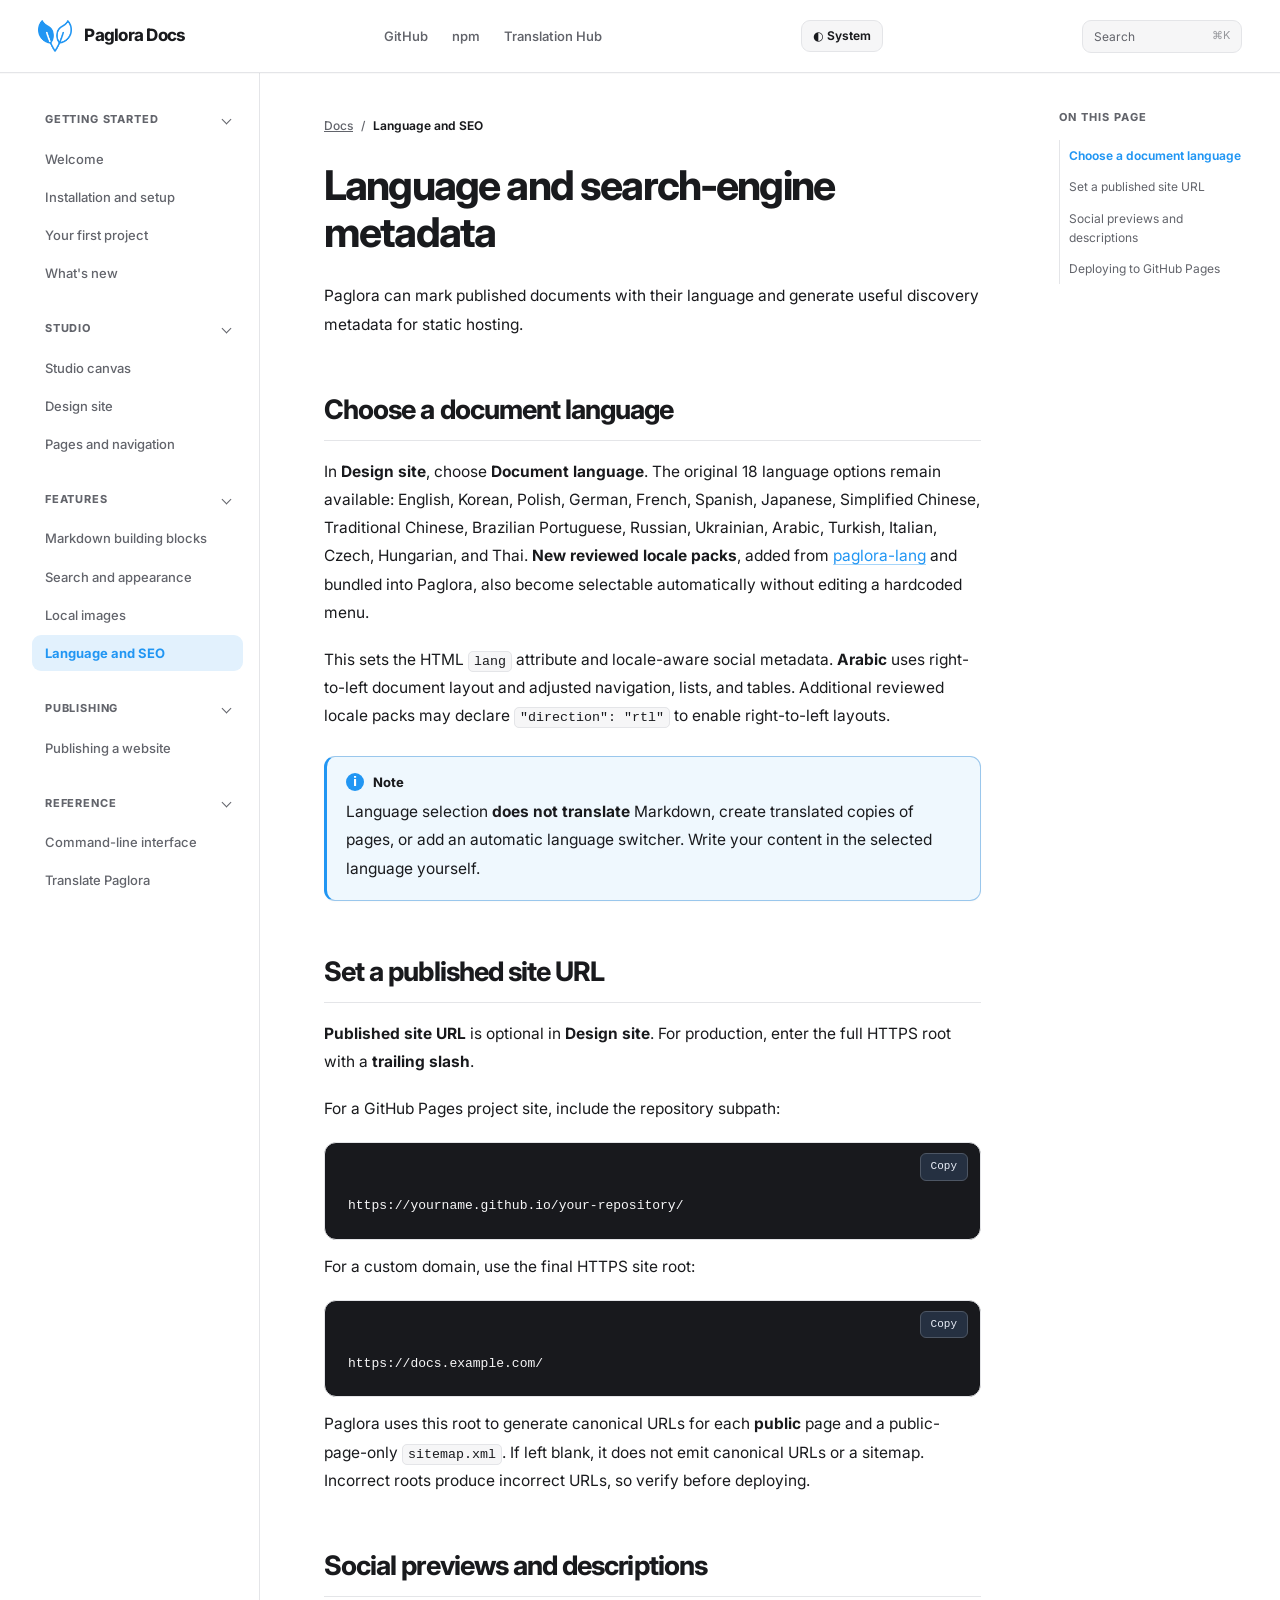
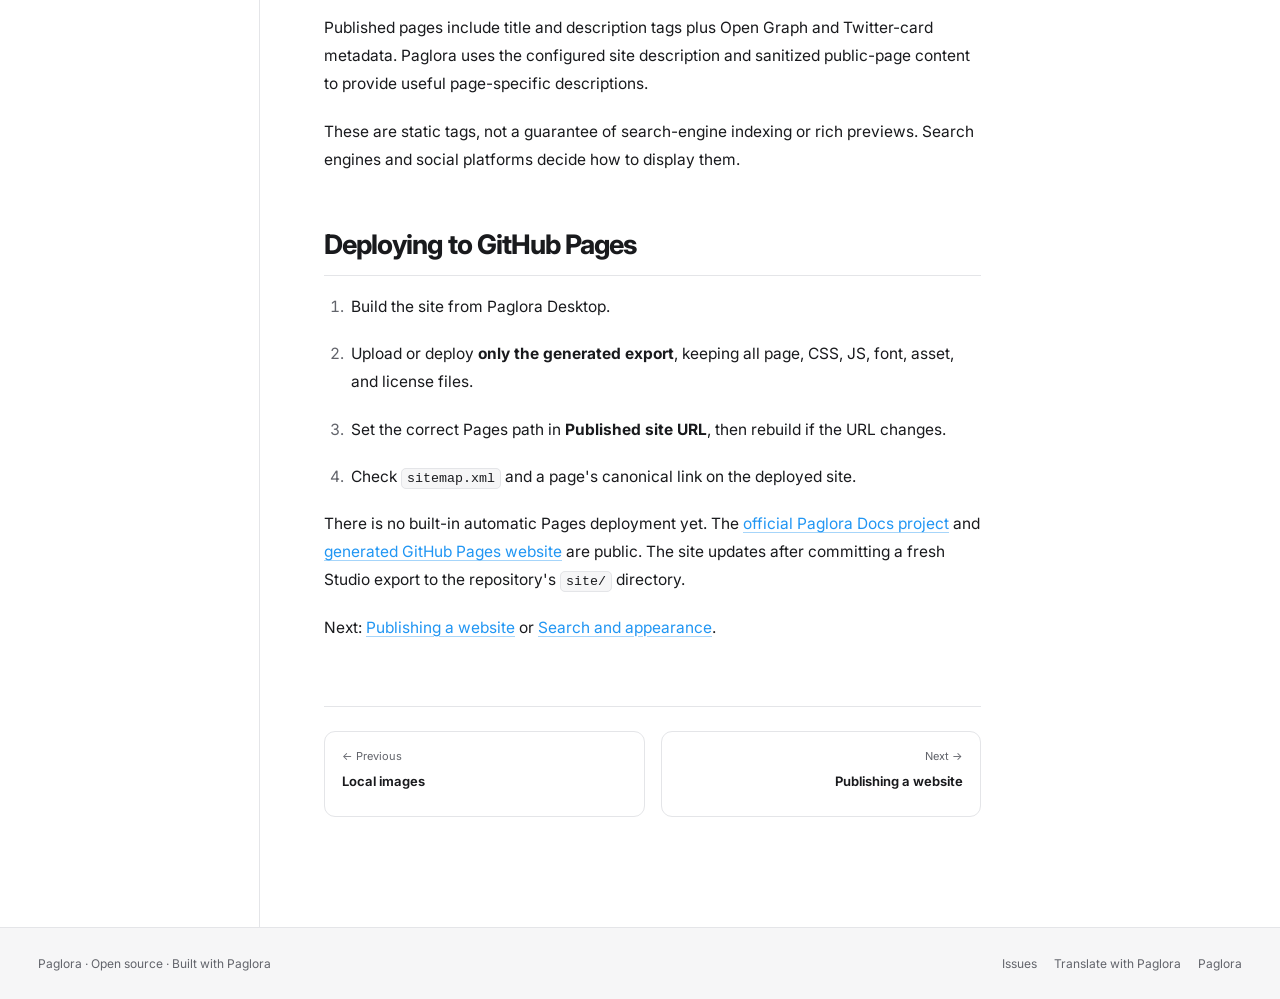
<file: site/language-seo.html>
<!doctype html>
<html lang="en" dir="ltr" data-color-mode="system" data-site-layout="classic" data-site-palette="graphite" data-card-layout="stacked">
<head>
<meta charset="utf-8">
<meta name="viewport" content="width=device-width, initial-scale=1">
<meta name="description" content="Language and search-engine metadata Paglora can mark published documents with their language and generate useful discovery metadata for static hosting. Choose a">
<link rel="canonical" href="https://m1nsook.github.io/paglora-docs/language-seo.html">
<meta property="og:url" content="https://m1nsook.github.io/paglora-docs/language-seo.html">
<meta property="og:type" content="article">
<meta property="og:locale" content="en_US">
<meta property="og:title" content="Language and SEO | Paglora Docs">
<meta property="og:description" content="Language and search-engine metadata Paglora can mark published documents with their language and generate useful discovery metadata for static hosting. Choose a">
<meta property="og:site_name" content="Paglora Docs">
<meta name="twitter:card" content="summary">
<meta name="twitter:title" content="Language and SEO | Paglora Docs">
<meta name="twitter:description" content="Language and search-engine metadata Paglora can mark published documents with their language and generate useful discovery metadata for static hosting. Choose a">
<meta name="theme-color" content="#ffffff" media="(prefers-color-scheme: light)">
<meta name="theme-color" content="#101114" media="(prefers-color-scheme: dark)">
<title>Language and SEO | Paglora Docs</title>
<link rel="stylesheet" href="styles.css">
<link rel="preconnect" href="https://fonts.googleapis.com">
<link rel="preconnect" href="https://fonts.gstatic.com" crossorigin>
<link rel="stylesheet" href="https://fonts.googleapis.com/css2?family=Inter&amp;display=swap">
<style>body{font-family:"Inter","Geist Website",system-ui,-apple-system,"Segoe UI",sans-serif}</style>
<style>:root{--brand:#2196f3;--brand-light:color-mix(in srgb,var(--brand) 13%,var(--bg))}:root[data-color-mode="dark"]{--brand:#2196f3;--brand-light:color-mix(in srgb,var(--brand) 13%,var(--bg))}
@media(prefers-color-scheme:dark){:root:not([data-color-mode="light"]){--brand:#2196f3;--brand-light:color-mix(in srgb,var(--brand) 13%,var(--bg))}}</style>
<link rel="stylesheet" href="custom.css">
</head>
<body class="page-layout-docs">
<a class="skip-link" href="#content">Skip to content</a>
<header class="site-header  "><div class="top-bar"><a class="brand brand-wrap" href="index.html"><img class="brand-logo" src="assets/paglora512x512-18e38dba083d91d0-0.png" alt="">Paglora Docs</a><nav class="header-links" aria-label="Site links"><a href="https://github.com/m1nsook/paglora" rel="noopener noreferrer">GitHub</a><a href="https://www.npmjs.com/package/paglora" rel="noopener noreferrer">npm</a><a href="https://github.com/m1nsook/paglora-lang" rel="noopener noreferrer">Translation Hub</a></nav></div></header>
<details class="mobile-nav"><summary>Browse documentation</summary><nav class="mobile-nav-inner" aria-label="Mobile page navigation"><details class="nav-group" open><summary>Getting Started</summary><div class="nav-group-links"><a href="index.html">Welcome</a><a href="installation.html">Installation and setup</a><a href="first-project.html">Your first project</a><a href="changes.html">What&#39;s new</a></div></details><details class="nav-group" open><summary>Studio</summary><div class="nav-group-links"><a href="studio.html">Studio canvas</a><a href="design.html">Design site</a><a href="pages.html">Pages and navigation</a></div></details><details class="nav-group" open><summary>Features</summary><div class="nav-group-links"><a href="components.html">Markdown building blocks</a><a href="search.html">Search and appearance</a><a href="images.html">Local images</a><a href="language-seo.html" aria-current="page">Language and SEO</a></div></details><details class="nav-group" open><summary>Publishing</summary><div class="nav-group-links"><a href="publishing.html">Publishing a website</a></div></details><details class="nav-group" open><summary>Reference</summary><div class="nav-group-links"><a href="cli.html">Command-line interface</a><a href="translations.html">Translate Paglora</a><a href="troubleshooting.html">Troubleshooting</a></div></details></nav></details>
<div class="site-body nav-left layout-docs">
<nav class="site-nav" aria-label="Documentation navigation"><div class="site-nav-inner"><details class="nav-group" open><summary>Getting Started</summary><div class="nav-group-links"><a href="index.html">Welcome</a><a href="installation.html">Installation and setup</a><a href="first-project.html">Your first project</a><a href="changes.html">What&#39;s new</a></div></details><details class="nav-group" open><summary>Studio</summary><div class="nav-group-links"><a href="studio.html">Studio canvas</a><a href="design.html">Design site</a><a href="pages.html">Pages and navigation</a></div></details><details class="nav-group" open><summary>Features</summary><div class="nav-group-links"><a href="components.html">Markdown building blocks</a><a href="search.html">Search and appearance</a><a href="images.html">Local images</a><a href="language-seo.html" aria-current="page">Language and SEO</a></div></details><details class="nav-group" open><summary>Publishing</summary><div class="nav-group-links"><a href="publishing.html">Publishing a website</a></div></details><details class="nav-group" open><summary>Reference</summary><div class="nav-group-links"><a href="cli.html">Command-line interface</a><a href="translations.html">Translate Paglora</a><a href="troubleshooting.html">Troubleshooting</a></div></details></div></nav>
<main class="site-main" id="content" style="--paglora-content-width:800px">
<div class="article-wrap">
<div class="page-heading"><a href="index.html">Docs</a><span class="crumb-separator">/</span><strong>Language and SEO</strong></div>
<details class="mobile-toc"><summary>On this page</summary><a class="toc-h2" href="#choose-a-document-language">Choose a document language</a><a class="toc-h2" href="#set-a-published-site-url">Set a published site URL</a><a class="toc-h2" href="#social-previews-and-descriptions">Social previews and descriptions</a><a class="toc-h2" href="#deploying-to-github-pages">Deploying to GitHub Pages</a></details>
<article class="docs"><h1>Language and search-engine metadata</h1>
<p>Paglora can mark published documents with their language and generate useful discovery metadata for static hosting.</p>
<h2 id="choose-a-document-language">Choose a document language</h2>
<p>In <strong>Design site</strong>, choose <strong>Document language</strong>. The original 18 language options remain available: English, Korean, Polish, German, French, Spanish, Japanese, Simplified Chinese, Traditional Chinese, Brazilian Portuguese, Russian, Ukrainian, Arabic, Turkish, Italian, Czech, Hungarian, and Thai. <strong>New reviewed locale packs</strong>, added from <a href="https://github.com/m1nsook/paglora-lang" rel="noopener noreferrer">paglora-lang</a> and bundled into Paglora, also become selectable automatically without editing a hardcoded menu.</p>
<p>This sets the HTML <code>lang</code> attribute and locale-aware social metadata. <strong>Arabic</strong> uses right-to-left document layout and adjusted navigation, lists, and tables. Additional reviewed locale packs may declare <code>"direction": "rtl"</code> to enable right-to-left layouts.</p>
<aside class="paglora-callout paglora-callout-note" role="note"><div class="paglora-callout-title">Note</div>
<p>Language selection <strong>does not translate</strong> Markdown, create translated copies of pages, or add an automatic language switcher. Write your content in the selected language yourself.</p>
</aside>
<h2 id="set-a-published-site-url">Set a published site URL</h2>
<p><strong>Published site URL</strong> is optional in <strong>Design site</strong>. For production, enter the full HTTPS root with a <strong>trailing slash</strong>.</p>
<p>For a GitHub Pages project site, include the repository subpath:</p>
<pre><code class="language-text">https://yourname.github.io/your-repository/
</code></pre>
<p>For a custom domain, use the final HTTPS site root:</p>
<pre><code class="language-text">https://docs.example.com/
</code></pre>
<p>Paglora uses this root to generate canonical URLs for each <strong>public</strong> page and a public-page-only <code>sitemap.xml</code>. If left blank, it does not emit canonical URLs or a sitemap. Incorrect roots produce incorrect URLs, so verify before deploying.</p>
<h2 id="social-previews-and-descriptions">Social previews and descriptions</h2>
<p>Published pages include title and description tags plus Open Graph and Twitter-card metadata. Paglora uses the configured site description and sanitized public-page content to provide useful page-specific descriptions.</p>
<p>These are static tags, not a guarantee of search-engine indexing or rich previews. Search engines and social platforms decide how to display them.</p>
<h2 id="deploying-to-github-pages">Deploying to GitHub Pages</h2>
<ol>
<li><p>Build the site from Paglora Desktop.</p>
</li>
<li><p>Upload or deploy <strong>only the generated export</strong>, keeping all page, CSS, JS, font, asset, and license files.</p>
</li>
<li><p>Set the correct Pages path in <strong>Published site URL</strong>, then rebuild if the URL changes.</p>
</li>
<li><p>Check <code>sitemap.xml</code> and a page's canonical link on the deployed site.</p>
</li>
</ol>
<p>There is no built-in automatic Pages deployment yet. The <a href="https://github.com/m1nsook/paglora-docs" rel="noopener noreferrer">official Paglora Docs project</a> and <a href="https://m1nsook.github.io/paglora-docs/" rel="noopener noreferrer">generated GitHub Pages website</a> are public. The site updates after committing a fresh Studio export to the repository's <code>site/</code> directory.</p>
<p>Next: <a href="publishing.html">Publishing a website</a> or <a href="search.html">Search and appearance</a>.</p>
</article>
<nav class="page-pager" aria-label="Previous and next pages"><a class="previous" href="images.html"><small>← Previous</small><span>Local images</span></a><a class="next" href="publishing.html"><small>Next →</small><span>Publishing a website</span></a></nav>
</div></main>
<aside class="on-this-page" aria-label="Table of contents"><div class="toc-inner"><h2>On this page</h2><a class="toc-h2" href="#choose-a-document-language">Choose a document language</a><a class="toc-h2" href="#set-a-published-site-url">Set a published site URL</a><a class="toc-h2" href="#social-previews-and-descriptions">Social previews and descriptions</a><a class="toc-h2" href="#deploying-to-github-pages">Deploying to GitHub Pages</a></div></aside>
</div>
<footer class="site-footer"><div class="site-footer-inner"><span>Paglora · Open source · Built with Paglora</span><nav class="footer-links" aria-label="Site links"><a href="https://github.com/m1nsook/paglora/issues" rel="noopener noreferrer">Issues</a><a href="https://github.com/m1nsook/paglora-lang" rel="noopener noreferrer">Translate with Paglora</a><a href="https://github.com/m1nsook/paglora" rel="noopener noreferrer">Paglora</a></nav></div></footer>
<script type="application/json" id="paglora-i18n">{"site.appearance.change":"Appearance: {mode}. Change theme","site.appearance.dark":"Dark","site.appearance.light":"Light","site.appearance.system":"System","site.copy.copied":"Copied","site.copy.copiedLabel":"Code copied to clipboard","site.copy.copy":"Copy","site.copy.copyLabel":"Copy code block","site.copy.copying":"Copying…","site.copy.copyingLabel":"Copying code to clipboard","site.copy.unavailable":"Unavailable","site.copy.unavailableLabel":"Clipboard unavailable","site.heading.linkTo":"Link to {heading}","site.heading.section":"section","site.navigation.browse":"Browse documentation","site.navigation.next":"Next","site.navigation.onThisPage":"On this page","site.navigation.previous":"Previous","site.navigation.skip":"Skip to content"}</script>
<script defer src="paglora.js"></script>
<script defer src="paglora-search.js"></script>

</body>
</html>
</file>
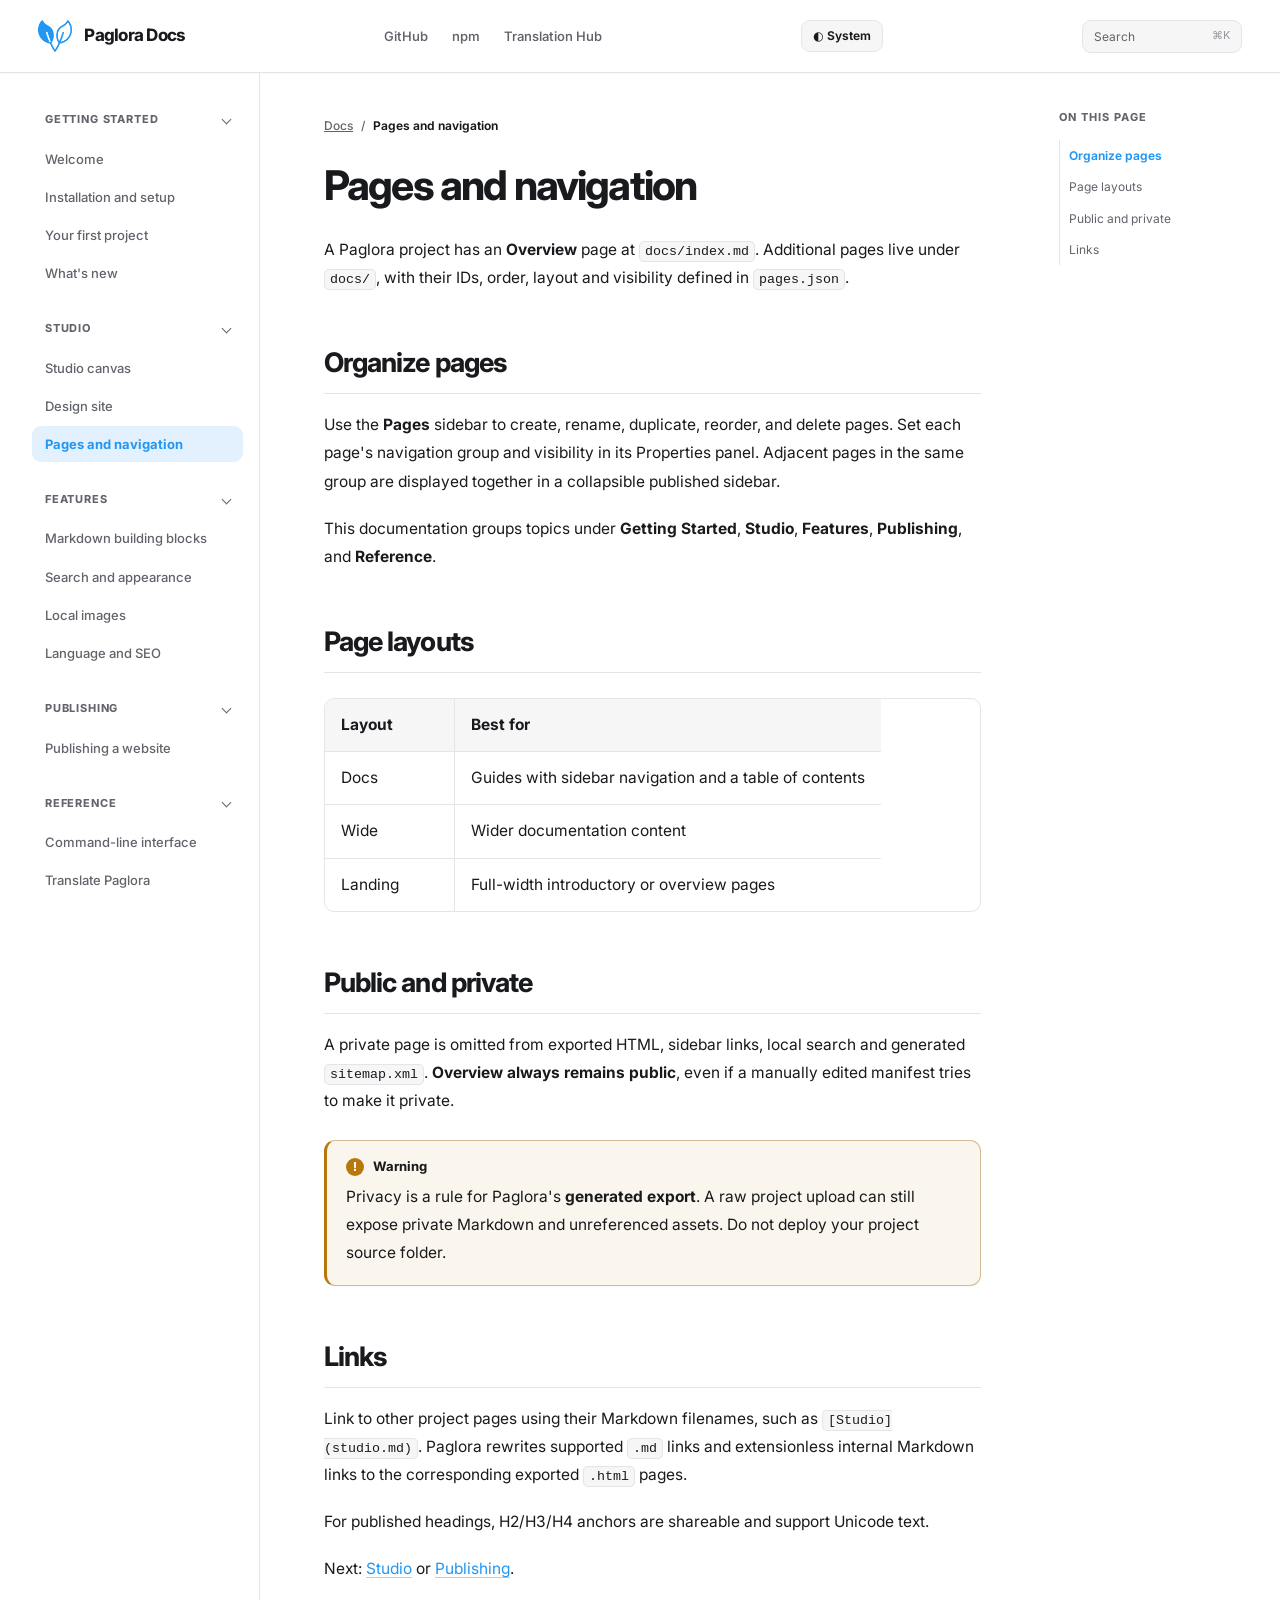
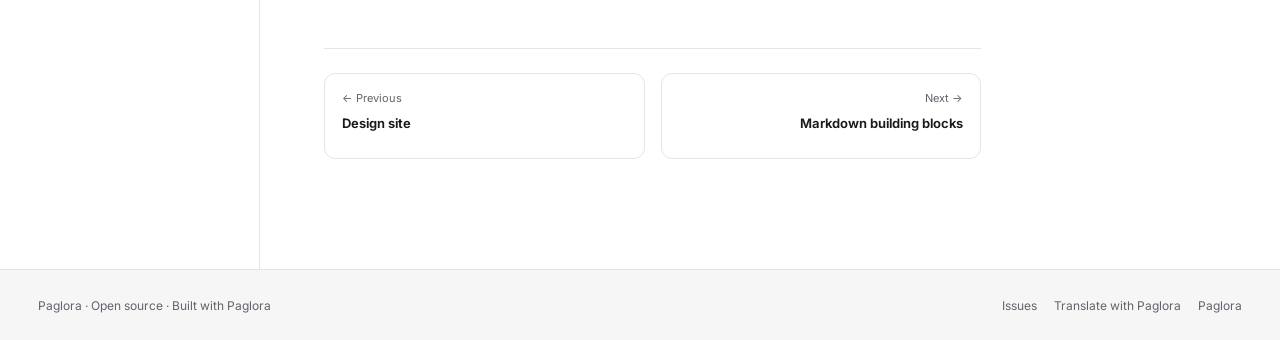
<file: site/pages.html>
<!doctype html>
<html lang="en" dir="ltr" data-color-mode="system" data-site-layout="classic" data-site-palette="graphite" data-card-layout="stacked">
<head>
<meta charset="utf-8">
<meta name="viewport" content="width=device-width, initial-scale=1">
<meta name="description" content="Pages and navigation A Paglora project has an Overview page at docs/index.md. Additional pages live under docs/, with their IDs, order, layout and visibility de">
<link rel="canonical" href="https://m1nsook.github.io/paglora-docs/pages.html">
<meta property="og:url" content="https://m1nsook.github.io/paglora-docs/pages.html">
<meta property="og:type" content="article">
<meta property="og:locale" content="en_US">
<meta property="og:title" content="Pages and navigation | Paglora Docs">
<meta property="og:description" content="Pages and navigation A Paglora project has an Overview page at docs/index.md. Additional pages live under docs/, with their IDs, order, layout and visibility de">
<meta property="og:site_name" content="Paglora Docs">
<meta name="twitter:card" content="summary">
<meta name="twitter:title" content="Pages and navigation | Paglora Docs">
<meta name="twitter:description" content="Pages and navigation A Paglora project has an Overview page at docs/index.md. Additional pages live under docs/, with their IDs, order, layout and visibility de">
<meta name="theme-color" content="#ffffff" media="(prefers-color-scheme: light)">
<meta name="theme-color" content="#101114" media="(prefers-color-scheme: dark)">
<title>Pages and navigation | Paglora Docs</title>
<link rel="stylesheet" href="styles.css">
<link rel="preconnect" href="https://fonts.googleapis.com">
<link rel="preconnect" href="https://fonts.gstatic.com" crossorigin>
<link rel="stylesheet" href="https://fonts.googleapis.com/css2?family=Inter&amp;display=swap">
<style>body{font-family:"Inter","Geist Website",system-ui,-apple-system,"Segoe UI",sans-serif}</style>
<style>:root{--brand:#2196f3;--brand-light:color-mix(in srgb,var(--brand) 13%,var(--bg))}:root[data-color-mode="dark"]{--brand:#2196f3;--brand-light:color-mix(in srgb,var(--brand) 13%,var(--bg))}
@media(prefers-color-scheme:dark){:root:not([data-color-mode="light"]){--brand:#2196f3;--brand-light:color-mix(in srgb,var(--brand) 13%,var(--bg))}}</style>
<link rel="stylesheet" href="custom.css">
</head>
<body class="page-layout-docs">
<a class="skip-link" href="#content">Skip to content</a>
<header class="site-header  "><div class="top-bar"><a class="brand brand-wrap" href="index.html"><img class="brand-logo" src="assets/paglora512x512-18e38dba083d91d0-0.png" alt="">Paglora Docs</a><nav class="header-links" aria-label="Site links"><a href="https://github.com/m1nsook/paglora" rel="noopener noreferrer">GitHub</a><a href="https://www.npmjs.com/package/paglora" rel="noopener noreferrer">npm</a><a href="https://github.com/m1nsook/paglora-lang" rel="noopener noreferrer">Translation Hub</a></nav></div></header>
<details class="mobile-nav"><summary>Browse documentation</summary><nav class="mobile-nav-inner" aria-label="Mobile page navigation"><details class="nav-group" open><summary>Getting Started</summary><div class="nav-group-links"><a href="index.html">Welcome</a><a href="installation.html">Installation and setup</a><a href="first-project.html">Your first project</a><a href="changes.html">What&#39;s new</a></div></details><details class="nav-group" open><summary>Studio</summary><div class="nav-group-links"><a href="studio.html">Studio canvas</a><a href="design.html">Design site</a><a href="pages.html" aria-current="page">Pages and navigation</a></div></details><details class="nav-group" open><summary>Features</summary><div class="nav-group-links"><a href="components.html">Markdown building blocks</a><a href="search.html">Search and appearance</a><a href="images.html">Local images</a><a href="language-seo.html">Language and SEO</a></div></details><details class="nav-group" open><summary>Publishing</summary><div class="nav-group-links"><a href="publishing.html">Publishing a website</a></div></details><details class="nav-group" open><summary>Reference</summary><div class="nav-group-links"><a href="cli.html">Command-line interface</a><a href="translations.html">Translate Paglora</a><a href="troubleshooting.html">Troubleshooting</a></div></details></nav></details>
<div class="site-body nav-left layout-docs">
<nav class="site-nav" aria-label="Documentation navigation"><div class="site-nav-inner"><details class="nav-group" open><summary>Getting Started</summary><div class="nav-group-links"><a href="index.html">Welcome</a><a href="installation.html">Installation and setup</a><a href="first-project.html">Your first project</a><a href="changes.html">What&#39;s new</a></div></details><details class="nav-group" open><summary>Studio</summary><div class="nav-group-links"><a href="studio.html">Studio canvas</a><a href="design.html">Design site</a><a href="pages.html" aria-current="page">Pages and navigation</a></div></details><details class="nav-group" open><summary>Features</summary><div class="nav-group-links"><a href="components.html">Markdown building blocks</a><a href="search.html">Search and appearance</a><a href="images.html">Local images</a><a href="language-seo.html">Language and SEO</a></div></details><details class="nav-group" open><summary>Publishing</summary><div class="nav-group-links"><a href="publishing.html">Publishing a website</a></div></details><details class="nav-group" open><summary>Reference</summary><div class="nav-group-links"><a href="cli.html">Command-line interface</a><a href="translations.html">Translate Paglora</a><a href="troubleshooting.html">Troubleshooting</a></div></details></div></nav>
<main class="site-main" id="content" style="--paglora-content-width:800px">
<div class="article-wrap">
<div class="page-heading"><a href="index.html">Docs</a><span class="crumb-separator">/</span><strong>Pages and navigation</strong></div>
<details class="mobile-toc"><summary>On this page</summary><a class="toc-h2" href="#organize-pages">Organize pages</a><a class="toc-h2" href="#page-layouts">Page layouts</a><a class="toc-h2" href="#public-and-private">Public and private</a><a class="toc-h2" href="#links">Links</a></details>
<article class="docs"><h1>Pages and navigation</h1>
<p>A Paglora project has an <strong>Overview</strong> page at <code>docs/index.md</code>. Additional pages live under <code>docs/</code>, with their IDs, order, layout and visibility defined in <code>pages.json</code>.</p>
<h2 id="organize-pages">Organize pages</h2>
<p>Use the <strong>Pages</strong> sidebar to create, rename, duplicate, reorder, and delete pages. Set each page's navigation group and visibility in its Properties panel. Adjacent pages in the same group are displayed together in a collapsible published sidebar.</p>
<p>This documentation groups topics under <strong>Getting Started</strong>, <strong>Studio</strong>, <strong>Features</strong>, <strong>Publishing</strong>, and <strong>Reference</strong>.</p>
<h2 id="page-layouts">Page layouts</h2>
<table>
<thead>
<tr>
<th>Layout</th>
<th>Best for</th>
</tr>
</thead>
<tbody><tr>
<td>Docs</td>
<td>Guides with sidebar navigation and a table of contents</td>
</tr>
<tr>
<td>Wide</td>
<td>Wider documentation content</td>
</tr>
<tr>
<td>Landing</td>
<td>Full-width introductory or overview pages</td>
</tr>
</tbody></table>
<h2 id="public-and-private">Public and private</h2>
<p>A private page is omitted from exported HTML, sidebar links, local search and generated <code>sitemap.xml</code>. <strong>Overview always remains public</strong>, even if a manually edited manifest tries to make it private.</p>
<aside class="paglora-callout paglora-callout-warning" role="note"><div class="paglora-callout-title">Warning</div>
<p>Privacy is a rule for Paglora's <strong>generated export</strong>. A raw project upload can still expose private Markdown and unreferenced assets. Do not deploy your project source folder.</p>
</aside>
<h2 id="links">Links</h2>
<p>Link to other project pages using their Markdown filenames, such as <code>[Studio](studio.md)</code>. Paglora rewrites supported <code>.md</code> links and extensionless internal Markdown links to the corresponding exported <code>.html</code> pages.</p>
<p>For published headings, H2/H3/H4 anchors are shareable and support Unicode text.</p>
<p>Next: <a href="studio.html">Studio</a> or <a href="publishing.html">Publishing</a>.</p>
</article>
<nav class="page-pager" aria-label="Previous and next pages"><a class="previous" href="design.html"><small>← Previous</small><span>Design site</span></a><a class="next" href="components.html"><small>Next →</small><span>Markdown building blocks</span></a></nav>
</div></main>
<aside class="on-this-page" aria-label="Table of contents"><div class="toc-inner"><h2>On this page</h2><a class="toc-h2" href="#organize-pages">Organize pages</a><a class="toc-h2" href="#page-layouts">Page layouts</a><a class="toc-h2" href="#public-and-private">Public and private</a><a class="toc-h2" href="#links">Links</a></div></aside>
</div>
<footer class="site-footer"><div class="site-footer-inner"><span>Paglora · Open source · Built with Paglora</span><nav class="footer-links" aria-label="Site links"><a href="https://github.com/m1nsook/paglora/issues" rel="noopener noreferrer">Issues</a><a href="https://github.com/m1nsook/paglora-lang" rel="noopener noreferrer">Translate with Paglora</a><a href="https://github.com/m1nsook/paglora" rel="noopener noreferrer">Paglora</a></nav></div></footer>
<script type="application/json" id="paglora-i18n">{"site.appearance.change":"Appearance: {mode}. Change theme","site.appearance.dark":"Dark","site.appearance.light":"Light","site.appearance.system":"System","site.copy.copied":"Copied","site.copy.copiedLabel":"Code copied to clipboard","site.copy.copy":"Copy","site.copy.copyLabel":"Copy code block","site.copy.copying":"Copying…","site.copy.copyingLabel":"Copying code to clipboard","site.copy.unavailable":"Unavailable","site.copy.unavailableLabel":"Clipboard unavailable","site.heading.linkTo":"Link to {heading}","site.heading.section":"section","site.navigation.browse":"Browse documentation","site.navigation.next":"Next","site.navigation.onThisPage":"On this page","site.navigation.previous":"Previous","site.navigation.skip":"Skip to content"}</script>
<script defer src="paglora.js"></script>
<script defer src="paglora-search.js"></script>

</body>
</html>
</file>
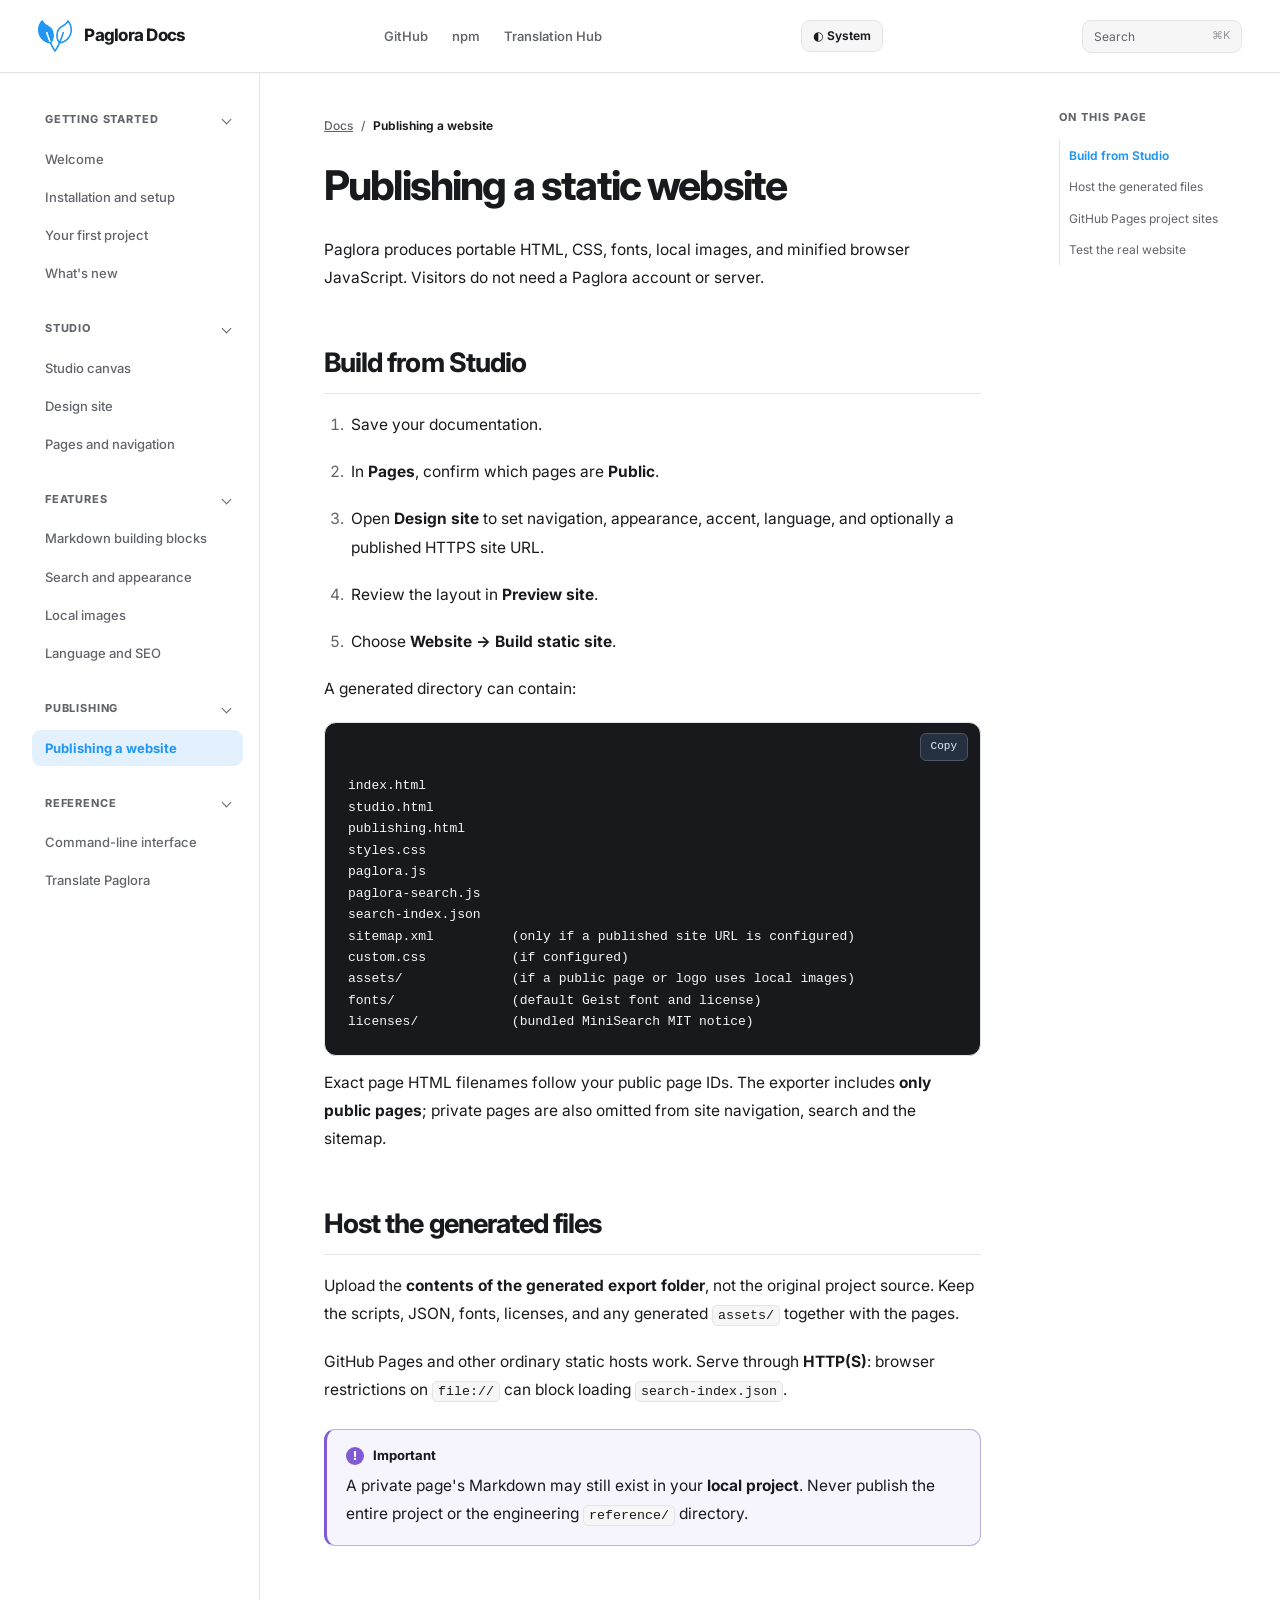
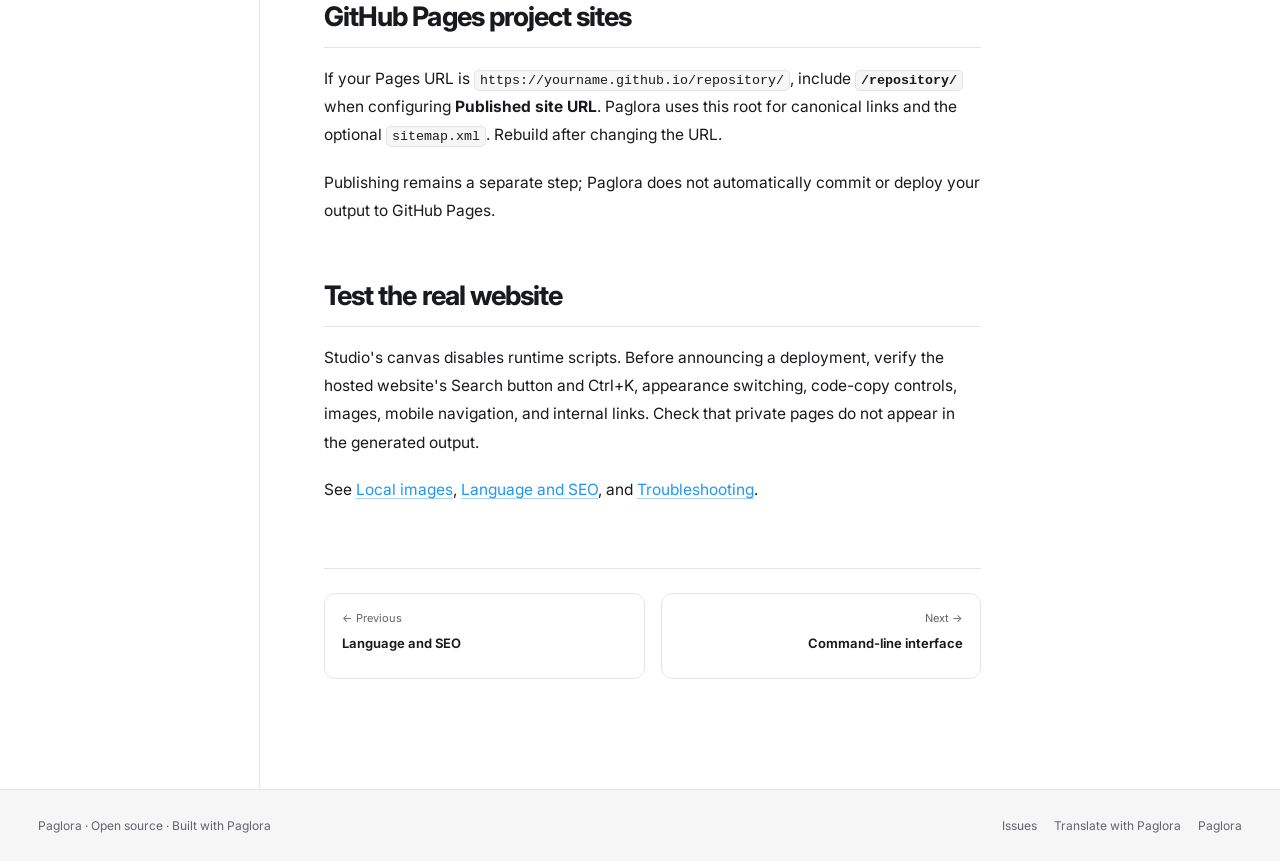
<file: site/publishing.html>
<!doctype html>
<html lang="en" dir="ltr" data-color-mode="system" data-site-layout="classic" data-site-palette="graphite" data-card-layout="stacked">
<head>
<meta charset="utf-8">
<meta name="viewport" content="width=device-width, initial-scale=1">
<meta name="description" content="Publishing a static website Paglora produces portable HTML, CSS, fonts, local images, and minified browser JavaScript. Visitors do not need a Paglora account or">
<link rel="canonical" href="https://m1nsook.github.io/paglora-docs/publishing.html">
<meta property="og:url" content="https://m1nsook.github.io/paglora-docs/publishing.html">
<meta property="og:type" content="article">
<meta property="og:locale" content="en_US">
<meta property="og:title" content="Publishing a website | Paglora Docs">
<meta property="og:description" content="Publishing a static website Paglora produces portable HTML, CSS, fonts, local images, and minified browser JavaScript. Visitors do not need a Paglora account or">
<meta property="og:site_name" content="Paglora Docs">
<meta name="twitter:card" content="summary">
<meta name="twitter:title" content="Publishing a website | Paglora Docs">
<meta name="twitter:description" content="Publishing a static website Paglora produces portable HTML, CSS, fonts, local images, and minified browser JavaScript. Visitors do not need a Paglora account or">
<meta name="theme-color" content="#ffffff" media="(prefers-color-scheme: light)">
<meta name="theme-color" content="#101114" media="(prefers-color-scheme: dark)">
<title>Publishing a website | Paglora Docs</title>
<link rel="stylesheet" href="styles.css">
<link rel="preconnect" href="https://fonts.googleapis.com">
<link rel="preconnect" href="https://fonts.gstatic.com" crossorigin>
<link rel="stylesheet" href="https://fonts.googleapis.com/css2?family=Inter&amp;display=swap">
<style>body{font-family:"Inter","Geist Website",system-ui,-apple-system,"Segoe UI",sans-serif}</style>
<style>:root{--brand:#2196f3;--brand-light:color-mix(in srgb,var(--brand) 13%,var(--bg))}:root[data-color-mode="dark"]{--brand:#2196f3;--brand-light:color-mix(in srgb,var(--brand) 13%,var(--bg))}
@media(prefers-color-scheme:dark){:root:not([data-color-mode="light"]){--brand:#2196f3;--brand-light:color-mix(in srgb,var(--brand) 13%,var(--bg))}}</style>
<link rel="stylesheet" href="custom.css">
</head>
<body class="page-layout-docs">
<a class="skip-link" href="#content">Skip to content</a>
<header class="site-header  "><div class="top-bar"><a class="brand brand-wrap" href="index.html"><img class="brand-logo" src="assets/paglora512x512-18e38dba083d91d0-0.png" alt="">Paglora Docs</a><nav class="header-links" aria-label="Site links"><a href="https://github.com/m1nsook/paglora" rel="noopener noreferrer">GitHub</a><a href="https://www.npmjs.com/package/paglora" rel="noopener noreferrer">npm</a><a href="https://github.com/m1nsook/paglora-lang" rel="noopener noreferrer">Translation Hub</a></nav></div></header>
<details class="mobile-nav"><summary>Browse documentation</summary><nav class="mobile-nav-inner" aria-label="Mobile page navigation"><details class="nav-group" open><summary>Getting Started</summary><div class="nav-group-links"><a href="index.html">Welcome</a><a href="installation.html">Installation and setup</a><a href="first-project.html">Your first project</a><a href="changes.html">What&#39;s new</a></div></details><details class="nav-group" open><summary>Studio</summary><div class="nav-group-links"><a href="studio.html">Studio canvas</a><a href="design.html">Design site</a><a href="pages.html">Pages and navigation</a></div></details><details class="nav-group" open><summary>Features</summary><div class="nav-group-links"><a href="components.html">Markdown building blocks</a><a href="search.html">Search and appearance</a><a href="images.html">Local images</a><a href="language-seo.html">Language and SEO</a></div></details><details class="nav-group" open><summary>Publishing</summary><div class="nav-group-links"><a href="publishing.html" aria-current="page">Publishing a website</a></div></details><details class="nav-group" open><summary>Reference</summary><div class="nav-group-links"><a href="cli.html">Command-line interface</a><a href="translations.html">Translate Paglora</a><a href="troubleshooting.html">Troubleshooting</a></div></details></nav></details>
<div class="site-body nav-left layout-docs">
<nav class="site-nav" aria-label="Documentation navigation"><div class="site-nav-inner"><details class="nav-group" open><summary>Getting Started</summary><div class="nav-group-links"><a href="index.html">Welcome</a><a href="installation.html">Installation and setup</a><a href="first-project.html">Your first project</a><a href="changes.html">What&#39;s new</a></div></details><details class="nav-group" open><summary>Studio</summary><div class="nav-group-links"><a href="studio.html">Studio canvas</a><a href="design.html">Design site</a><a href="pages.html">Pages and navigation</a></div></details><details class="nav-group" open><summary>Features</summary><div class="nav-group-links"><a href="components.html">Markdown building blocks</a><a href="search.html">Search and appearance</a><a href="images.html">Local images</a><a href="language-seo.html">Language and SEO</a></div></details><details class="nav-group" open><summary>Publishing</summary><div class="nav-group-links"><a href="publishing.html" aria-current="page">Publishing a website</a></div></details><details class="nav-group" open><summary>Reference</summary><div class="nav-group-links"><a href="cli.html">Command-line interface</a><a href="translations.html">Translate Paglora</a><a href="troubleshooting.html">Troubleshooting</a></div></details></div></nav>
<main class="site-main" id="content" style="--paglora-content-width:800px">
<div class="article-wrap">
<div class="page-heading"><a href="index.html">Docs</a><span class="crumb-separator">/</span><strong>Publishing a website</strong></div>
<details class="mobile-toc"><summary>On this page</summary><a class="toc-h2" href="#build-from-studio">Build from Studio</a><a class="toc-h2" href="#host-the-generated-files">Host the generated files</a><a class="toc-h2" href="#github-pages-project-sites">GitHub Pages project sites</a><a class="toc-h2" href="#test-the-real-website">Test the real website</a></details>
<article class="docs"><h1>Publishing a static website</h1>
<p>Paglora produces portable HTML, CSS, fonts, local images, and minified browser JavaScript. Visitors do not need a Paglora account or server.</p>
<h2 id="build-from-studio">Build from Studio</h2>
<ol>
<li><p>Save your documentation.</p>
</li>
<li><p>In <strong>Pages</strong>, confirm which pages are <strong>Public</strong>.</p>
</li>
<li><p>Open <strong>Design site</strong> to set navigation, appearance, accent, language, and optionally a published HTTPS site URL.</p>
</li>
<li><p>Review the layout in <strong>Preview site</strong>.</p>
</li>
<li><p>Choose <strong>Website → Build static site</strong>.</p>
</li>
</ol>
<p>A generated directory can contain:</p>
<pre><code class="language-text">index.html
studio.html
publishing.html
styles.css
paglora.js
paglora-search.js
search-index.json
sitemap.xml          (only if a published site URL is configured)
custom.css           (if configured)
assets/              (if a public page or logo uses local images)
fonts/               (default Geist font and license)
licenses/            (bundled MiniSearch MIT notice)
</code></pre>
<p>Exact page HTML filenames follow your public page IDs. The exporter includes <strong>only public pages</strong>; private pages are also omitted from site navigation, search and the sitemap.</p>
<h2 id="host-the-generated-files">Host the generated files</h2>
<p>Upload the <strong>contents of the generated export folder</strong>, not the original project source. Keep the scripts, JSON, fonts, licenses, and any generated <code>assets/</code> together with the pages.</p>
<p>GitHub Pages and other ordinary static hosts work. Serve through <strong>HTTP(S)</strong>: browser restrictions on <code>file://</code> can block loading <code>search-index.json</code>.</p>
<aside class="paglora-callout paglora-callout-important" role="note"><div class="paglora-callout-title">Important</div>
<p>A private page's Markdown may still exist in your <strong>local project</strong>. Never publish the entire project or the engineering <code>reference/</code> directory.</p>
</aside>
<h2 id="github-pages-project-sites">GitHub Pages project sites</h2>
<p>If your Pages URL is <code>https://yourname.github.io/repository/</code>, include <strong><code>/repository/</code></strong> when configuring <strong>Published site URL</strong>. Paglora uses this root for canonical links and the optional <code>sitemap.xml</code>. Rebuild after changing the URL.</p>
<p>Publishing remains a separate step; Paglora does not automatically commit or deploy your output to GitHub Pages.</p>
<h2 id="test-the-real-website">Test the real website</h2>
<p>Studio's canvas disables runtime scripts. Before announcing a deployment, verify the hosted website's Search button and Ctrl+K, appearance switching, code-copy controls, images, mobile navigation, and internal links. Check that private pages do not appear in the generated output.</p>
<p>See <a href="images.html">Local images</a>, <a href="language-seo.html">Language and SEO</a>, and <a href="troubleshooting.html">Troubleshooting</a>.</p>
</article>
<nav class="page-pager" aria-label="Previous and next pages"><a class="previous" href="language-seo.html"><small>← Previous</small><span>Language and SEO</span></a><a class="next" href="cli.html"><small>Next →</small><span>Command-line interface</span></a></nav>
</div></main>
<aside class="on-this-page" aria-label="Table of contents"><div class="toc-inner"><h2>On this page</h2><a class="toc-h2" href="#build-from-studio">Build from Studio</a><a class="toc-h2" href="#host-the-generated-files">Host the generated files</a><a class="toc-h2" href="#github-pages-project-sites">GitHub Pages project sites</a><a class="toc-h2" href="#test-the-real-website">Test the real website</a></div></aside>
</div>
<footer class="site-footer"><div class="site-footer-inner"><span>Paglora · Open source · Built with Paglora</span><nav class="footer-links" aria-label="Site links"><a href="https://github.com/m1nsook/paglora/issues" rel="noopener noreferrer">Issues</a><a href="https://github.com/m1nsook/paglora-lang" rel="noopener noreferrer">Translate with Paglora</a><a href="https://github.com/m1nsook/paglora" rel="noopener noreferrer">Paglora</a></nav></div></footer>
<script type="application/json" id="paglora-i18n">{"site.appearance.change":"Appearance: {mode}. Change theme","site.appearance.dark":"Dark","site.appearance.light":"Light","site.appearance.system":"System","site.copy.copied":"Copied","site.copy.copiedLabel":"Code copied to clipboard","site.copy.copy":"Copy","site.copy.copyLabel":"Copy code block","site.copy.copying":"Copying…","site.copy.copyingLabel":"Copying code to clipboard","site.copy.unavailable":"Unavailable","site.copy.unavailableLabel":"Clipboard unavailable","site.heading.linkTo":"Link to {heading}","site.heading.section":"section","site.navigation.browse":"Browse documentation","site.navigation.next":"Next","site.navigation.onThisPage":"On this page","site.navigation.previous":"Previous","site.navigation.skip":"Skip to content"}</script>
<script defer src="paglora.js"></script>
<script defer src="paglora-search.js"></script>

</body>
</html>
</file>
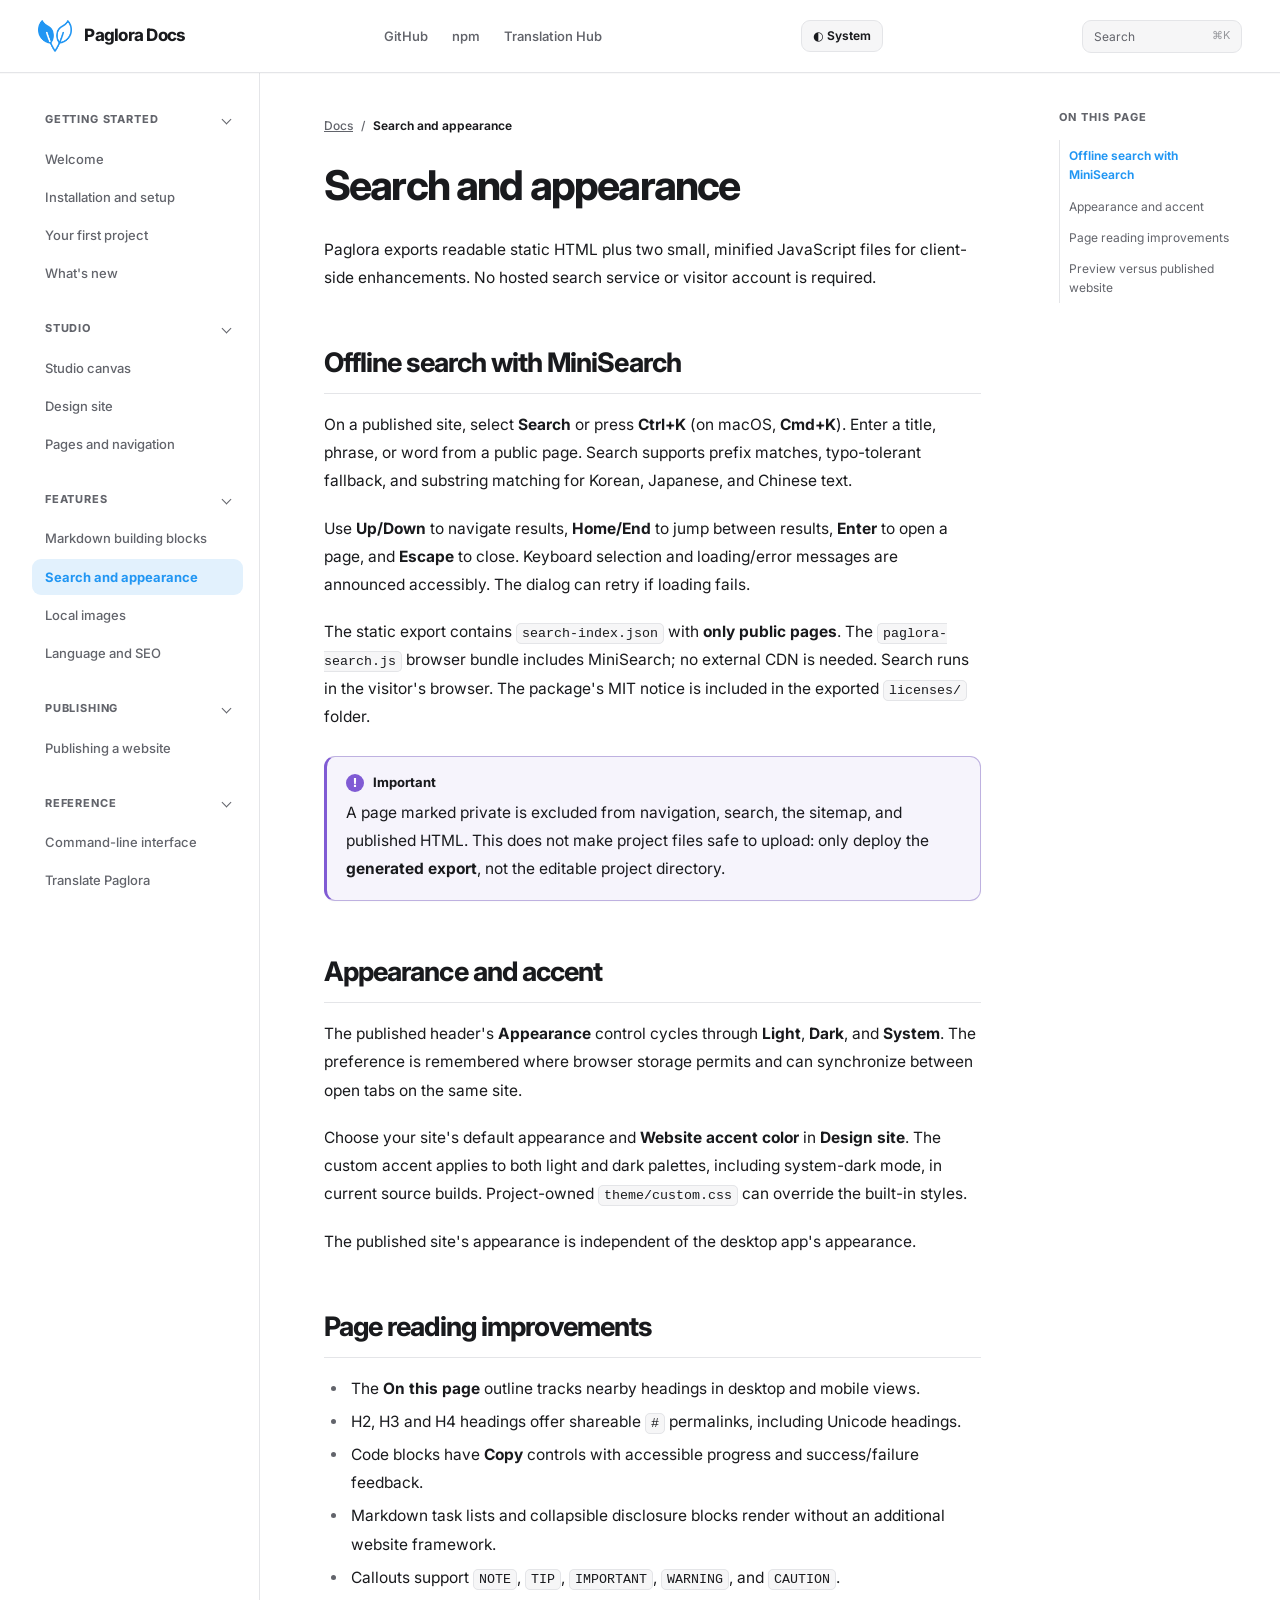
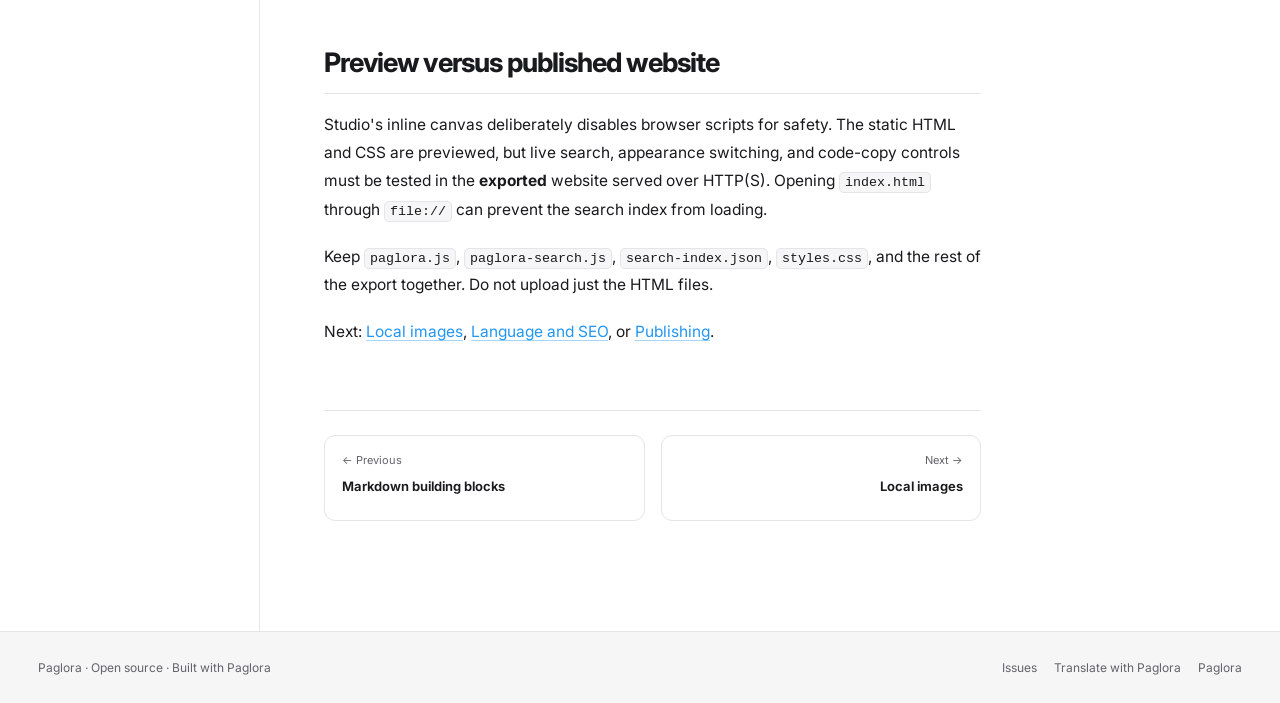
<file: site/search.html>
<!doctype html>
<html lang="en" dir="ltr" data-color-mode="system" data-site-layout="classic" data-site-palette="graphite" data-card-layout="stacked">
<head>
<meta charset="utf-8">
<meta name="viewport" content="width=device-width, initial-scale=1">
<meta name="description" content="Search and appearance Paglora exports readable static HTML plus two small, minified JavaScript files for client-side enhancements. No hosted search service or v">
<link rel="canonical" href="https://m1nsook.github.io/paglora-docs/search.html">
<meta property="og:url" content="https://m1nsook.github.io/paglora-docs/search.html">
<meta property="og:type" content="article">
<meta property="og:locale" content="en_US">
<meta property="og:title" content="Search and appearance | Paglora Docs">
<meta property="og:description" content="Search and appearance Paglora exports readable static HTML plus two small, minified JavaScript files for client-side enhancements. No hosted search service or v">
<meta property="og:site_name" content="Paglora Docs">
<meta name="twitter:card" content="summary">
<meta name="twitter:title" content="Search and appearance | Paglora Docs">
<meta name="twitter:description" content="Search and appearance Paglora exports readable static HTML plus two small, minified JavaScript files for client-side enhancements. No hosted search service or v">
<meta name="theme-color" content="#ffffff" media="(prefers-color-scheme: light)">
<meta name="theme-color" content="#101114" media="(prefers-color-scheme: dark)">
<title>Search and appearance | Paglora Docs</title>
<link rel="stylesheet" href="styles.css">
<link rel="preconnect" href="https://fonts.googleapis.com">
<link rel="preconnect" href="https://fonts.gstatic.com" crossorigin>
<link rel="stylesheet" href="https://fonts.googleapis.com/css2?family=Inter&amp;display=swap">
<style>body{font-family:"Inter","Geist Website",system-ui,-apple-system,"Segoe UI",sans-serif}</style>
<style>:root{--brand:#2196f3;--brand-light:color-mix(in srgb,var(--brand) 13%,var(--bg))}:root[data-color-mode="dark"]{--brand:#2196f3;--brand-light:color-mix(in srgb,var(--brand) 13%,var(--bg))}
@media(prefers-color-scheme:dark){:root:not([data-color-mode="light"]){--brand:#2196f3;--brand-light:color-mix(in srgb,var(--brand) 13%,var(--bg))}}</style>
<link rel="stylesheet" href="custom.css">
</head>
<body class="page-layout-docs">
<a class="skip-link" href="#content">Skip to content</a>
<header class="site-header  "><div class="top-bar"><a class="brand brand-wrap" href="index.html"><img class="brand-logo" src="assets/paglora512x512-18e38dba083d91d0-0.png" alt="">Paglora Docs</a><nav class="header-links" aria-label="Site links"><a href="https://github.com/m1nsook/paglora" rel="noopener noreferrer">GitHub</a><a href="https://www.npmjs.com/package/paglora" rel="noopener noreferrer">npm</a><a href="https://github.com/m1nsook/paglora-lang" rel="noopener noreferrer">Translation Hub</a></nav></div></header>
<details class="mobile-nav"><summary>Browse documentation</summary><nav class="mobile-nav-inner" aria-label="Mobile page navigation"><details class="nav-group" open><summary>Getting Started</summary><div class="nav-group-links"><a href="index.html">Welcome</a><a href="installation.html">Installation and setup</a><a href="first-project.html">Your first project</a><a href="changes.html">What&#39;s new</a></div></details><details class="nav-group" open><summary>Studio</summary><div class="nav-group-links"><a href="studio.html">Studio canvas</a><a href="design.html">Design site</a><a href="pages.html">Pages and navigation</a></div></details><details class="nav-group" open><summary>Features</summary><div class="nav-group-links"><a href="components.html">Markdown building blocks</a><a href="search.html" aria-current="page">Search and appearance</a><a href="images.html">Local images</a><a href="language-seo.html">Language and SEO</a></div></details><details class="nav-group" open><summary>Publishing</summary><div class="nav-group-links"><a href="publishing.html">Publishing a website</a></div></details><details class="nav-group" open><summary>Reference</summary><div class="nav-group-links"><a href="cli.html">Command-line interface</a><a href="translations.html">Translate Paglora</a><a href="troubleshooting.html">Troubleshooting</a></div></details></nav></details>
<div class="site-body nav-left layout-docs">
<nav class="site-nav" aria-label="Documentation navigation"><div class="site-nav-inner"><details class="nav-group" open><summary>Getting Started</summary><div class="nav-group-links"><a href="index.html">Welcome</a><a href="installation.html">Installation and setup</a><a href="first-project.html">Your first project</a><a href="changes.html">What&#39;s new</a></div></details><details class="nav-group" open><summary>Studio</summary><div class="nav-group-links"><a href="studio.html">Studio canvas</a><a href="design.html">Design site</a><a href="pages.html">Pages and navigation</a></div></details><details class="nav-group" open><summary>Features</summary><div class="nav-group-links"><a href="components.html">Markdown building blocks</a><a href="search.html" aria-current="page">Search and appearance</a><a href="images.html">Local images</a><a href="language-seo.html">Language and SEO</a></div></details><details class="nav-group" open><summary>Publishing</summary><div class="nav-group-links"><a href="publishing.html">Publishing a website</a></div></details><details class="nav-group" open><summary>Reference</summary><div class="nav-group-links"><a href="cli.html">Command-line interface</a><a href="translations.html">Translate Paglora</a><a href="troubleshooting.html">Troubleshooting</a></div></details></div></nav>
<main class="site-main" id="content" style="--paglora-content-width:800px">
<div class="article-wrap">
<div class="page-heading"><a href="index.html">Docs</a><span class="crumb-separator">/</span><strong>Search and appearance</strong></div>
<details class="mobile-toc"><summary>On this page</summary><a class="toc-h2" href="#offline-search-with-minisearch">Offline search with MiniSearch</a><a class="toc-h2" href="#appearance-and-accent">Appearance and accent</a><a class="toc-h2" href="#page-reading-improvements">Page reading improvements</a><a class="toc-h2" href="#preview-versus-published-website">Preview versus published website</a></details>
<article class="docs"><h1>Search and appearance</h1>
<p>Paglora exports readable static HTML plus two small, minified JavaScript files for client-side enhancements. No hosted search service or visitor account is required.</p>
<h2 id="offline-search-with-minisearch">Offline search with MiniSearch</h2>
<p>On a published site, select <strong>Search</strong> or press <strong>Ctrl+K</strong> (on macOS, <strong>Cmd+K</strong>). Enter a title, phrase, or word from a public page. Search supports prefix matches, typo-tolerant fallback, and substring matching for Korean, Japanese, and Chinese text.</p>
<p>Use <strong>Up/Down</strong> to navigate results, <strong>Home/End</strong> to jump between results, <strong>Enter</strong> to open a page, and <strong>Escape</strong> to close. Keyboard selection and loading/error messages are announced accessibly. The dialog can retry if loading fails.</p>
<p>The static export contains <code>search-index.json</code> with <strong>only public pages</strong>. The <code>paglora-search.js</code> browser bundle includes MiniSearch; no external CDN is needed. Search runs in the visitor's browser. The package's MIT notice is included in the exported <code>licenses/</code> folder.</p>
<aside class="paglora-callout paglora-callout-important" role="note"><div class="paglora-callout-title">Important</div>
<p>A page marked private is excluded from navigation, search, the sitemap, and published HTML. This does not make project files safe to upload: only deploy the <strong>generated export</strong>, not the editable project directory.</p>
</aside>
<h2 id="appearance-and-accent">Appearance and accent</h2>
<p>The published header's <strong>Appearance</strong> control cycles through <strong>Light</strong>, <strong>Dark</strong>, and <strong>System</strong>. The preference is remembered where browser storage permits and can synchronize between open tabs on the same site.</p>
<p>Choose your site's default appearance and <strong>Website accent color</strong> in <strong>Design site</strong>. The custom accent applies to both light and dark palettes, including system-dark mode, in current source builds. Project-owned <code>theme/custom.css</code> can override the built-in styles.</p>
<p>The published site's appearance is independent of the desktop app's appearance.</p>
<h2 id="page-reading-improvements">Page reading improvements</h2>
<ul>
<li>The <strong>On this page</strong> outline tracks nearby headings in desktop and mobile views.</li>
<li>H2, H3 and H4 headings offer shareable <code>#</code> permalinks, including Unicode headings.</li>
<li>Code blocks have <strong>Copy</strong> controls with accessible progress and success/failure feedback.</li>
<li>Markdown task lists and collapsible disclosure blocks render without an additional website framework.</li>
<li>Callouts support <code>NOTE</code>, <code>TIP</code>, <code>IMPORTANT</code>, <code>WARNING</code>, and <code>CAUTION</code>.</li>
</ul>
<h2 id="preview-versus-published-website">Preview versus published website</h2>
<p>Studio's inline canvas deliberately disables browser scripts for safety. The static HTML and CSS are previewed, but live search, appearance switching, and code-copy controls must be tested in the <strong>exported</strong> website served over HTTP(S). Opening <code>index.html</code> through <code>file://</code> can prevent the search index from loading.</p>
<p>Keep <code>paglora.js</code>, <code>paglora-search.js</code>, <code>search-index.json</code>, <code>styles.css</code>, and the rest of the export together. Do not upload just the HTML files.</p>
<p>Next: <a href="images.html">Local images</a>, <a href="language-seo.html">Language and SEO</a>, or <a href="publishing.html">Publishing</a>.</p>
</article>
<nav class="page-pager" aria-label="Previous and next pages"><a class="previous" href="components.html"><small>← Previous</small><span>Markdown building blocks</span></a><a class="next" href="images.html"><small>Next →</small><span>Local images</span></a></nav>
</div></main>
<aside class="on-this-page" aria-label="Table of contents"><div class="toc-inner"><h2>On this page</h2><a class="toc-h2" href="#offline-search-with-minisearch">Offline search with MiniSearch</a><a class="toc-h2" href="#appearance-and-accent">Appearance and accent</a><a class="toc-h2" href="#page-reading-improvements">Page reading improvements</a><a class="toc-h2" href="#preview-versus-published-website">Preview versus published website</a></div></aside>
</div>
<footer class="site-footer"><div class="site-footer-inner"><span>Paglora · Open source · Built with Paglora</span><nav class="footer-links" aria-label="Site links"><a href="https://github.com/m1nsook/paglora/issues" rel="noopener noreferrer">Issues</a><a href="https://github.com/m1nsook/paglora-lang" rel="noopener noreferrer">Translate with Paglora</a><a href="https://github.com/m1nsook/paglora" rel="noopener noreferrer">Paglora</a></nav></div></footer>
<script type="application/json" id="paglora-i18n">{"site.appearance.change":"Appearance: {mode}. Change theme","site.appearance.dark":"Dark","site.appearance.light":"Light","site.appearance.system":"System","site.copy.copied":"Copied","site.copy.copiedLabel":"Code copied to clipboard","site.copy.copy":"Copy","site.copy.copyLabel":"Copy code block","site.copy.copying":"Copying…","site.copy.copyingLabel":"Copying code to clipboard","site.copy.unavailable":"Unavailable","site.copy.unavailableLabel":"Clipboard unavailable","site.heading.linkTo":"Link to {heading}","site.heading.section":"section","site.navigation.browse":"Browse documentation","site.navigation.next":"Next","site.navigation.onThisPage":"On this page","site.navigation.previous":"Previous","site.navigation.skip":"Skip to content"}</script>
<script defer src="paglora.js"></script>
<script defer src="paglora-search.js"></script>

</body>
</html>
</file>
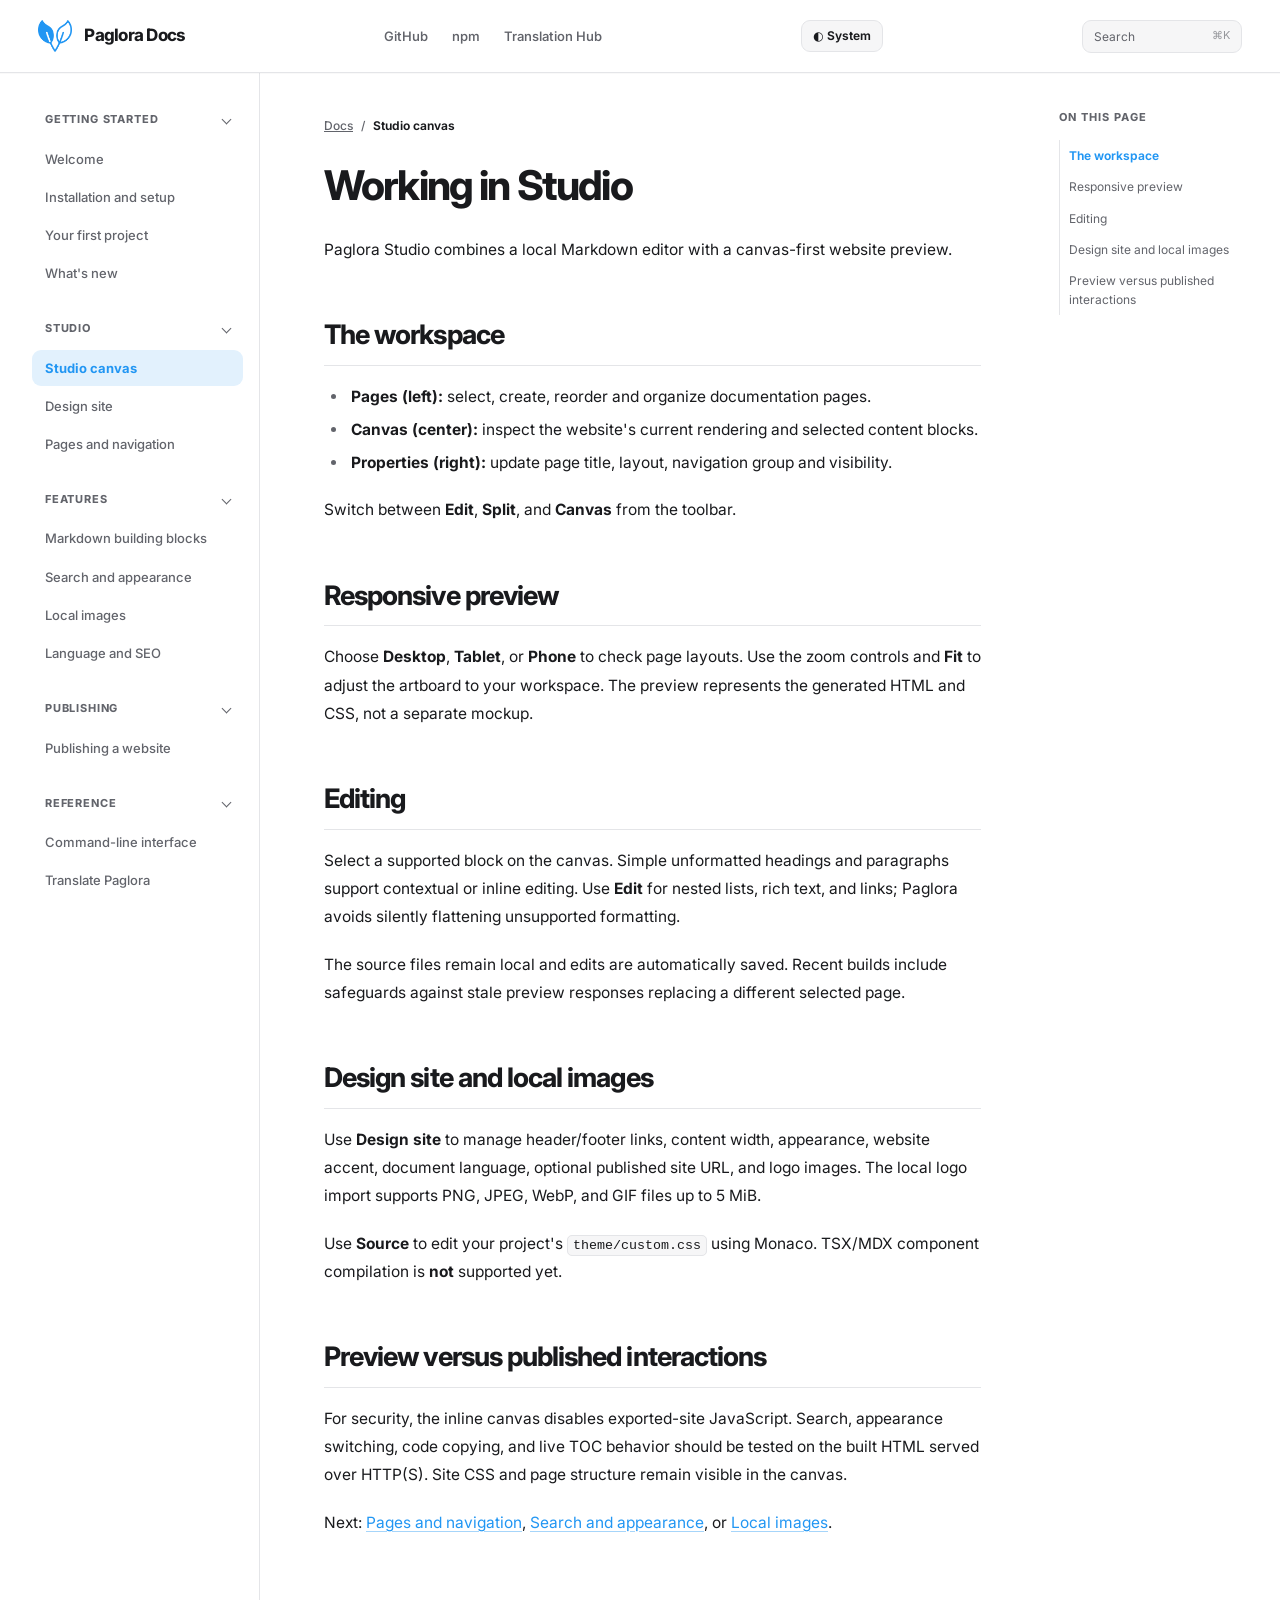
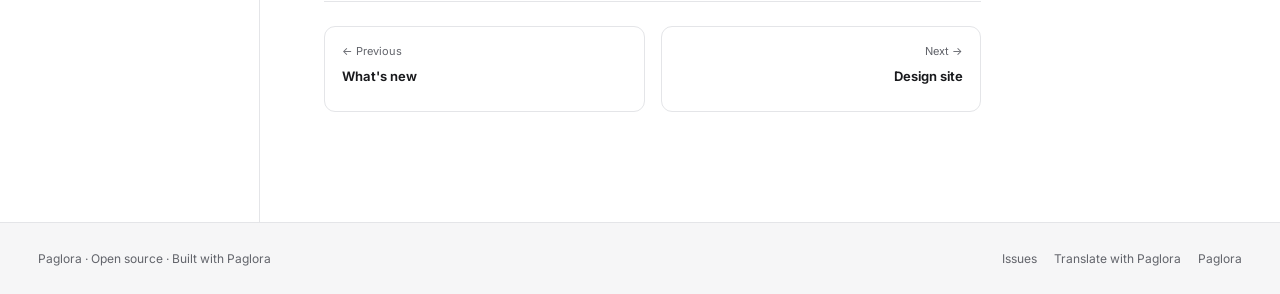
<file: site/studio.html>
<!doctype html>
<html lang="en" dir="ltr" data-color-mode="system" data-site-layout="classic" data-site-palette="graphite" data-card-layout="stacked">
<head>
<meta charset="utf-8">
<meta name="viewport" content="width=device-width, initial-scale=1">
<meta name="description" content="Working in Studio Paglora Studio combines a local Markdown editor with a canvas-first website preview. The workspace Pages (left): select, create, reorder and o">
<link rel="canonical" href="https://m1nsook.github.io/paglora-docs/studio.html">
<meta property="og:url" content="https://m1nsook.github.io/paglora-docs/studio.html">
<meta property="og:type" content="article">
<meta property="og:locale" content="en_US">
<meta property="og:title" content="Studio canvas | Paglora Docs">
<meta property="og:description" content="Working in Studio Paglora Studio combines a local Markdown editor with a canvas-first website preview. The workspace Pages (left): select, create, reorder and o">
<meta property="og:site_name" content="Paglora Docs">
<meta name="twitter:card" content="summary">
<meta name="twitter:title" content="Studio canvas | Paglora Docs">
<meta name="twitter:description" content="Working in Studio Paglora Studio combines a local Markdown editor with a canvas-first website preview. The workspace Pages (left): select, create, reorder and o">
<meta name="theme-color" content="#ffffff" media="(prefers-color-scheme: light)">
<meta name="theme-color" content="#101114" media="(prefers-color-scheme: dark)">
<title>Studio canvas | Paglora Docs</title>
<link rel="stylesheet" href="styles.css">
<link rel="preconnect" href="https://fonts.googleapis.com">
<link rel="preconnect" href="https://fonts.gstatic.com" crossorigin>
<link rel="stylesheet" href="https://fonts.googleapis.com/css2?family=Inter&amp;display=swap">
<style>body{font-family:"Inter","Geist Website",system-ui,-apple-system,"Segoe UI",sans-serif}</style>
<style>:root{--brand:#2196f3;--brand-light:color-mix(in srgb,var(--brand) 13%,var(--bg))}:root[data-color-mode="dark"]{--brand:#2196f3;--brand-light:color-mix(in srgb,var(--brand) 13%,var(--bg))}
@media(prefers-color-scheme:dark){:root:not([data-color-mode="light"]){--brand:#2196f3;--brand-light:color-mix(in srgb,var(--brand) 13%,var(--bg))}}</style>
<link rel="stylesheet" href="custom.css">
</head>
<body class="page-layout-docs">
<a class="skip-link" href="#content">Skip to content</a>
<header class="site-header  "><div class="top-bar"><a class="brand brand-wrap" href="index.html"><img class="brand-logo" src="assets/paglora512x512-18e38dba083d91d0-0.png" alt="">Paglora Docs</a><nav class="header-links" aria-label="Site links"><a href="https://github.com/m1nsook/paglora" rel="noopener noreferrer">GitHub</a><a href="https://www.npmjs.com/package/paglora" rel="noopener noreferrer">npm</a><a href="https://github.com/m1nsook/paglora-lang" rel="noopener noreferrer">Translation Hub</a></nav></div></header>
<details class="mobile-nav"><summary>Browse documentation</summary><nav class="mobile-nav-inner" aria-label="Mobile page navigation"><details class="nav-group" open><summary>Getting Started</summary><div class="nav-group-links"><a href="index.html">Welcome</a><a href="installation.html">Installation and setup</a><a href="first-project.html">Your first project</a><a href="changes.html">What&#39;s new</a></div></details><details class="nav-group" open><summary>Studio</summary><div class="nav-group-links"><a href="studio.html" aria-current="page">Studio canvas</a><a href="design.html">Design site</a><a href="pages.html">Pages and navigation</a></div></details><details class="nav-group" open><summary>Features</summary><div class="nav-group-links"><a href="components.html">Markdown building blocks</a><a href="search.html">Search and appearance</a><a href="images.html">Local images</a><a href="language-seo.html">Language and SEO</a></div></details><details class="nav-group" open><summary>Publishing</summary><div class="nav-group-links"><a href="publishing.html">Publishing a website</a></div></details><details class="nav-group" open><summary>Reference</summary><div class="nav-group-links"><a href="cli.html">Command-line interface</a><a href="translations.html">Translate Paglora</a><a href="troubleshooting.html">Troubleshooting</a></div></details></nav></details>
<div class="site-body nav-left layout-docs">
<nav class="site-nav" aria-label="Documentation navigation"><div class="site-nav-inner"><details class="nav-group" open><summary>Getting Started</summary><div class="nav-group-links"><a href="index.html">Welcome</a><a href="installation.html">Installation and setup</a><a href="first-project.html">Your first project</a><a href="changes.html">What&#39;s new</a></div></details><details class="nav-group" open><summary>Studio</summary><div class="nav-group-links"><a href="studio.html" aria-current="page">Studio canvas</a><a href="design.html">Design site</a><a href="pages.html">Pages and navigation</a></div></details><details class="nav-group" open><summary>Features</summary><div class="nav-group-links"><a href="components.html">Markdown building blocks</a><a href="search.html">Search and appearance</a><a href="images.html">Local images</a><a href="language-seo.html">Language and SEO</a></div></details><details class="nav-group" open><summary>Publishing</summary><div class="nav-group-links"><a href="publishing.html">Publishing a website</a></div></details><details class="nav-group" open><summary>Reference</summary><div class="nav-group-links"><a href="cli.html">Command-line interface</a><a href="translations.html">Translate Paglora</a><a href="troubleshooting.html">Troubleshooting</a></div></details></div></nav>
<main class="site-main" id="content" style="--paglora-content-width:800px">
<div class="article-wrap">
<div class="page-heading"><a href="index.html">Docs</a><span class="crumb-separator">/</span><strong>Studio canvas</strong></div>
<details class="mobile-toc"><summary>On this page</summary><a class="toc-h2" href="#the-workspace">The workspace</a><a class="toc-h2" href="#responsive-preview">Responsive preview</a><a class="toc-h2" href="#editing">Editing</a><a class="toc-h2" href="#design-site-and-local-images">Design site and local images</a><a class="toc-h2" href="#preview-versus-published-interactions">Preview versus published interactions</a></details>
<article class="docs"><h1>Working in Studio</h1>
<p>Paglora Studio combines a local Markdown editor with a canvas-first website preview.</p>
<h2 id="the-workspace">The workspace</h2>
<ul>
<li><strong>Pages (left):</strong> select, create, reorder and organize documentation pages.</li>
<li><strong>Canvas (center):</strong> inspect the website's current rendering and selected content blocks.</li>
<li><strong>Properties (right):</strong> update page title, layout, navigation group and visibility.</li>
</ul>
<p>Switch between <strong>Edit</strong>, <strong>Split</strong>, and <strong>Canvas</strong> from the toolbar.</p>
<h2 id="responsive-preview">Responsive preview</h2>
<p>Choose <strong>Desktop</strong>, <strong>Tablet</strong>, or <strong>Phone</strong> to check page layouts. Use the zoom controls and <strong>Fit</strong> to adjust the artboard to your workspace. The preview represents the generated HTML and CSS, not a separate mockup.</p>
<h2 id="editing">Editing</h2>
<p>Select a supported block on the canvas. Simple unformatted headings and paragraphs support contextual or inline editing. Use <strong>Edit</strong> for nested lists, rich text, and links; Paglora avoids silently flattening unsupported formatting.</p>
<p>The source files remain local and edits are automatically saved. Recent builds include safeguards against stale preview responses replacing a different selected page.</p>
<h2 id="design-site-and-local-images">Design site and local images</h2>
<p>Use <strong>Design site</strong> to manage header/footer links, content width, appearance, website accent, document language, optional published site URL, and logo images. The local logo import supports PNG, JPEG, WebP, and GIF files up to 5 MiB.</p>
<p>Use <strong>Source</strong> to edit your project's <code>theme/custom.css</code> using Monaco. TSX/MDX component compilation is <strong>not</strong> supported yet.</p>
<h2 id="preview-versus-published-interactions">Preview versus published interactions</h2>
<p>For security, the inline canvas disables exported-site JavaScript. Search, appearance switching, code copying, and live TOC behavior should be tested on the built HTML served over HTTP(S). Site CSS and page structure remain visible in the canvas.</p>
<p>Next: <a href="pages.html">Pages and navigation</a>, <a href="search.html">Search and appearance</a>, or <a href="images.html">Local images</a>.</p>
</article>
<nav class="page-pager" aria-label="Previous and next pages"><a class="previous" href="changes.html"><small>← Previous</small><span>What&#39;s new</span></a><a class="next" href="design.html"><small>Next →</small><span>Design site</span></a></nav>
</div></main>
<aside class="on-this-page" aria-label="Table of contents"><div class="toc-inner"><h2>On this page</h2><a class="toc-h2" href="#the-workspace">The workspace</a><a class="toc-h2" href="#responsive-preview">Responsive preview</a><a class="toc-h2" href="#editing">Editing</a><a class="toc-h2" href="#design-site-and-local-images">Design site and local images</a><a class="toc-h2" href="#preview-versus-published-interactions">Preview versus published interactions</a></div></aside>
</div>
<footer class="site-footer"><div class="site-footer-inner"><span>Paglora · Open source · Built with Paglora</span><nav class="footer-links" aria-label="Site links"><a href="https://github.com/m1nsook/paglora/issues" rel="noopener noreferrer">Issues</a><a href="https://github.com/m1nsook/paglora-lang" rel="noopener noreferrer">Translate with Paglora</a><a href="https://github.com/m1nsook/paglora" rel="noopener noreferrer">Paglora</a></nav></div></footer>
<script type="application/json" id="paglora-i18n">{"site.appearance.change":"Appearance: {mode}. Change theme","site.appearance.dark":"Dark","site.appearance.light":"Light","site.appearance.system":"System","site.copy.copied":"Copied","site.copy.copiedLabel":"Code copied to clipboard","site.copy.copy":"Copy","site.copy.copyLabel":"Copy code block","site.copy.copying":"Copying…","site.copy.copyingLabel":"Copying code to clipboard","site.copy.unavailable":"Unavailable","site.copy.unavailableLabel":"Clipboard unavailable","site.heading.linkTo":"Link to {heading}","site.heading.section":"section","site.navigation.browse":"Browse documentation","site.navigation.next":"Next","site.navigation.onThisPage":"On this page","site.navigation.previous":"Previous","site.navigation.skip":"Skip to content"}</script>
<script defer src="paglora.js"></script>
<script defer src="paglora-search.js"></script>

</body>
</html>
</file>
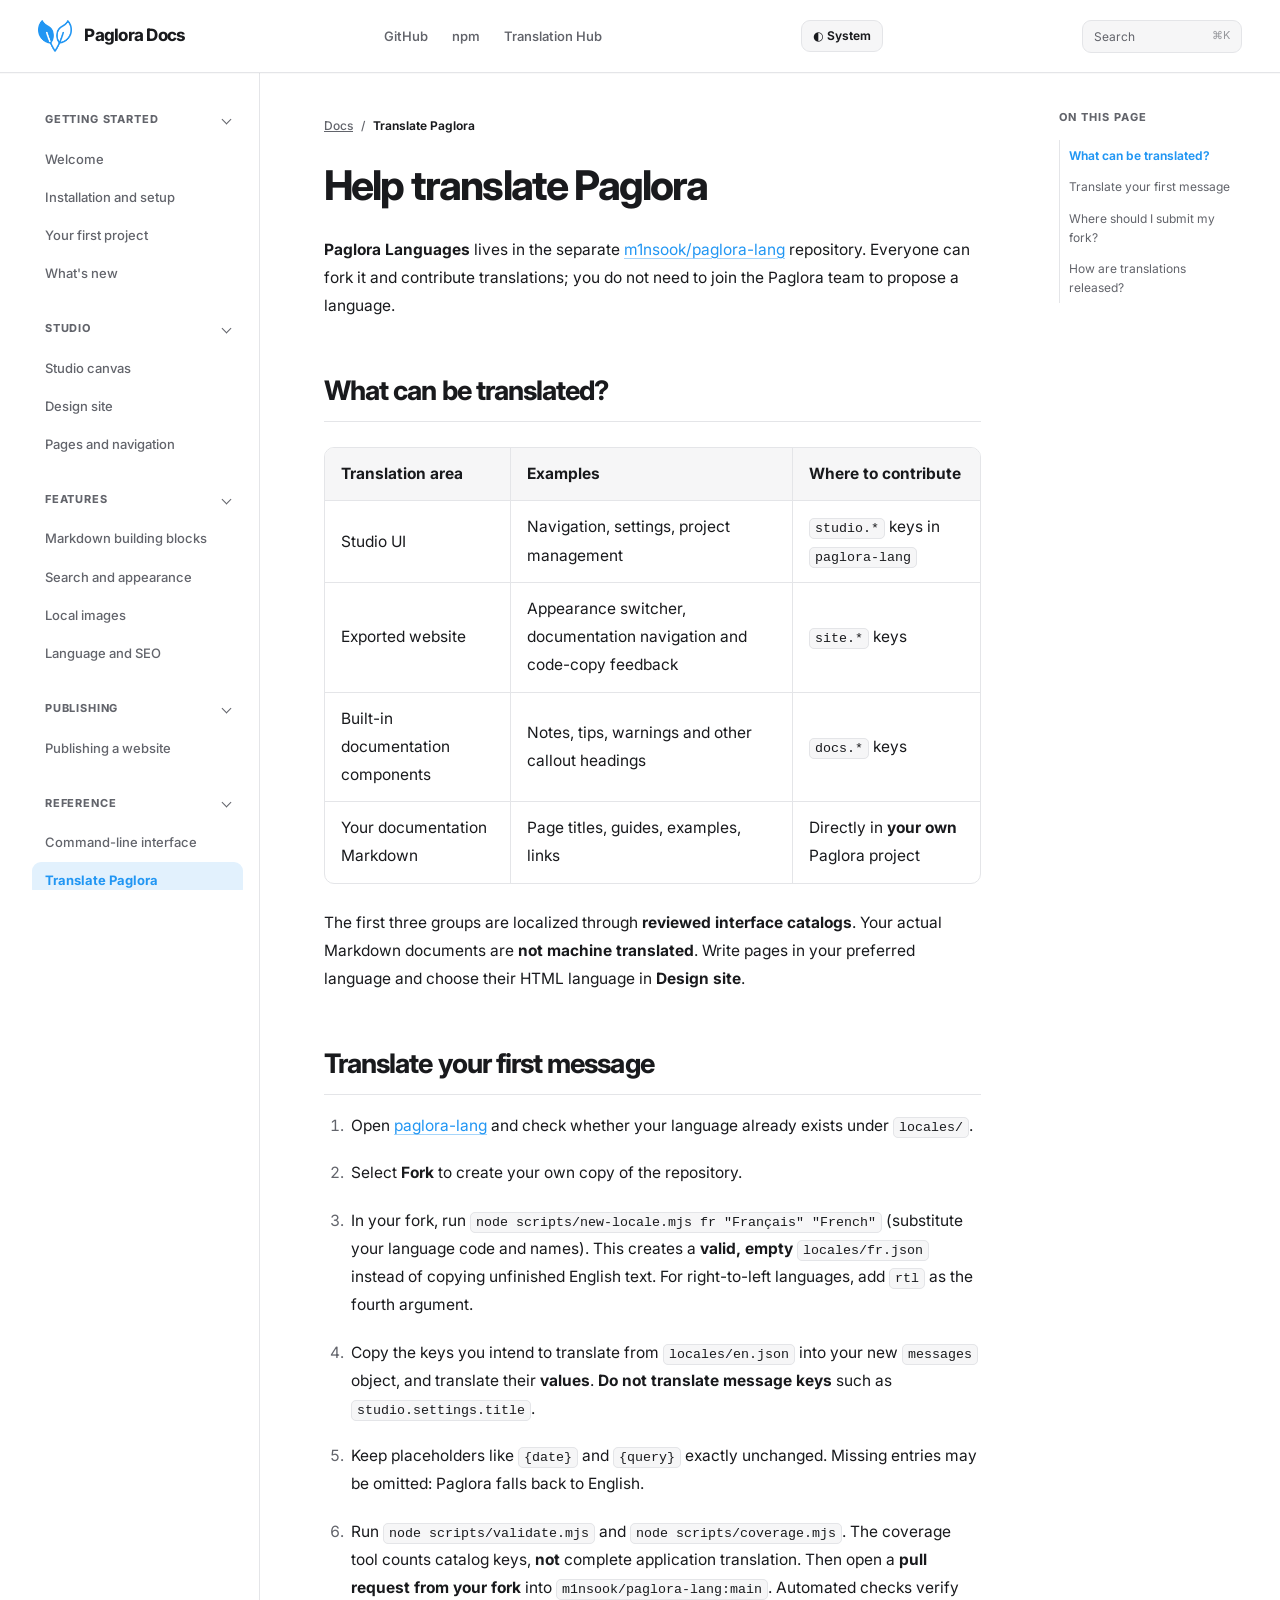
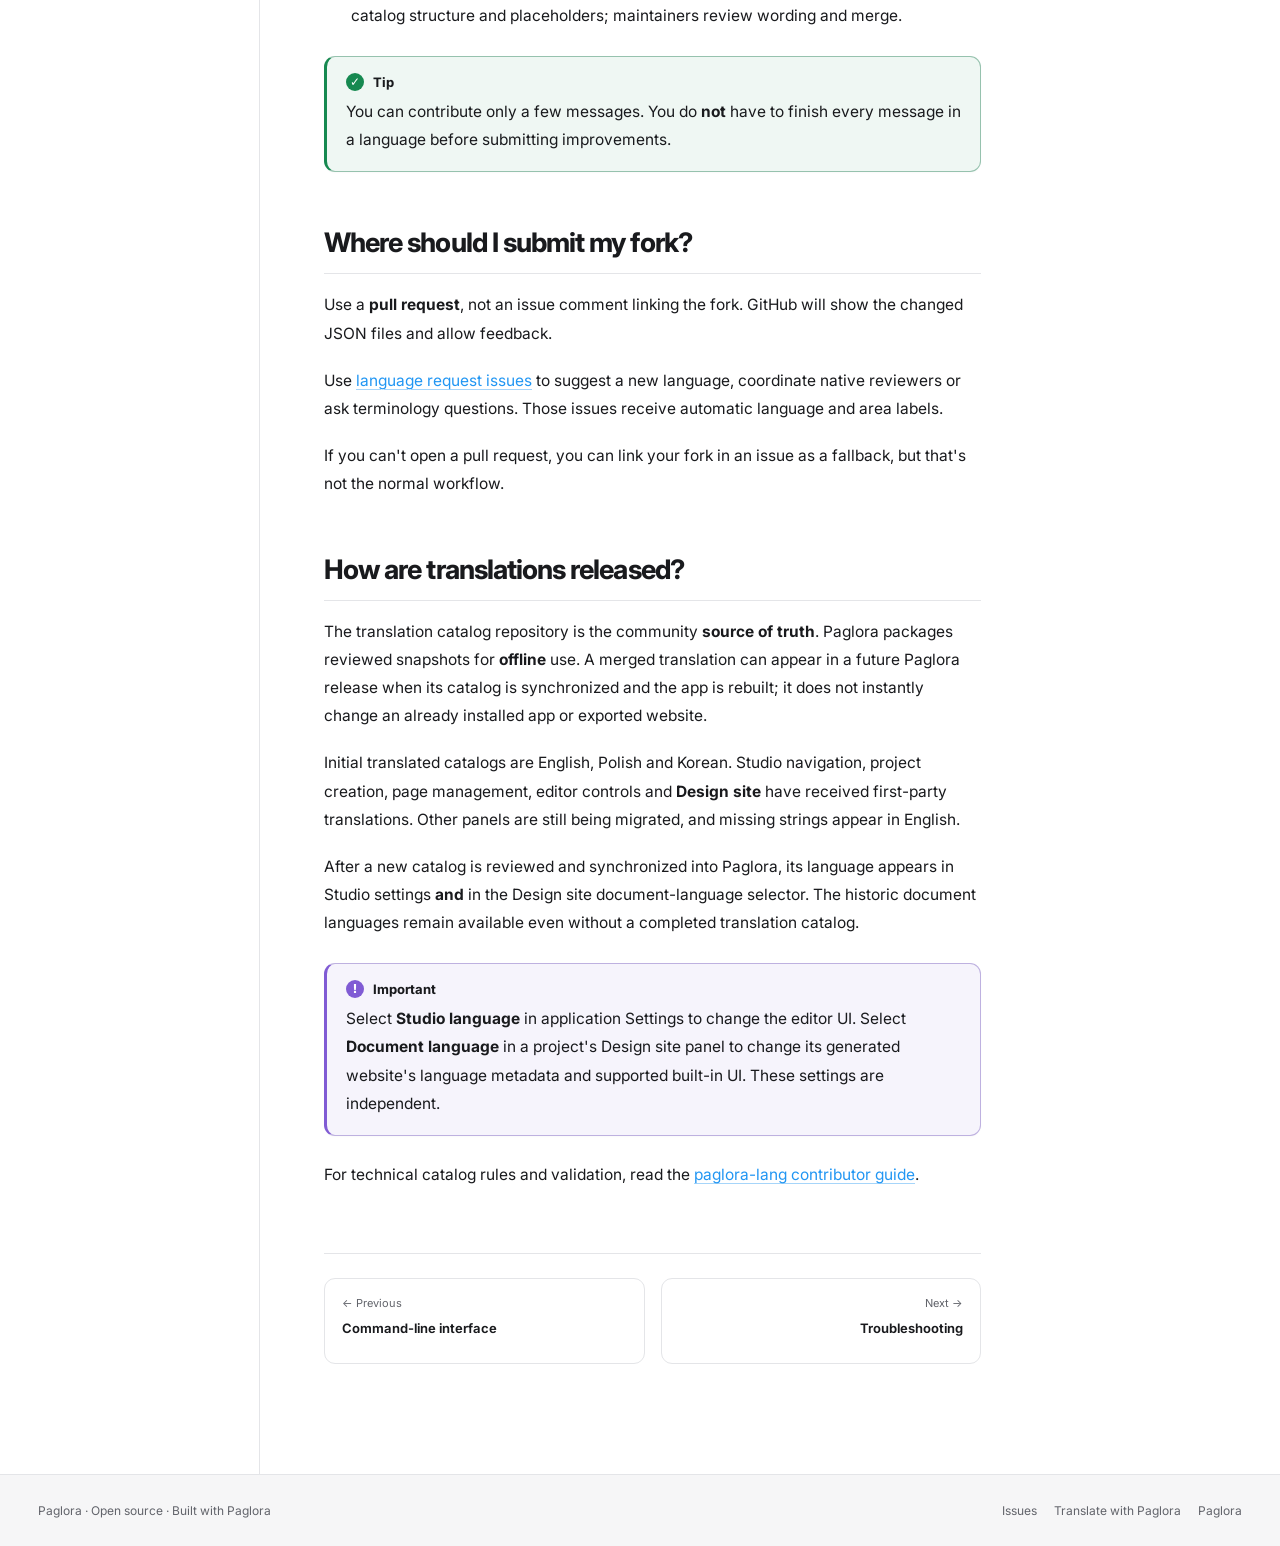
<file: site/translations.html>
<!doctype html>
<html lang="en" dir="ltr" data-color-mode="system" data-site-layout="classic" data-site-palette="graphite" data-card-layout="stacked">
<head>
<meta charset="utf-8">
<meta name="viewport" content="width=device-width, initial-scale=1">
<meta name="description" content="Help translate Paglora Paglora Languages lives in the separate m1nsook/paglora-lang repository. Everyone can fork it and contribute translations; you do not nee">
<link rel="canonical" href="https://m1nsook.github.io/paglora-docs/translations.html">
<meta property="og:url" content="https://m1nsook.github.io/paglora-docs/translations.html">
<meta property="og:type" content="article">
<meta property="og:locale" content="en_US">
<meta property="og:title" content="Translate Paglora | Paglora Docs">
<meta property="og:description" content="Help translate Paglora Paglora Languages lives in the separate m1nsook/paglora-lang repository. Everyone can fork it and contribute translations; you do not nee">
<meta property="og:site_name" content="Paglora Docs">
<meta name="twitter:card" content="summary">
<meta name="twitter:title" content="Translate Paglora | Paglora Docs">
<meta name="twitter:description" content="Help translate Paglora Paglora Languages lives in the separate m1nsook/paglora-lang repository. Everyone can fork it and contribute translations; you do not nee">
<meta name="theme-color" content="#ffffff" media="(prefers-color-scheme: light)">
<meta name="theme-color" content="#101114" media="(prefers-color-scheme: dark)">
<title>Translate Paglora | Paglora Docs</title>
<link rel="stylesheet" href="styles.css">
<link rel="preconnect" href="https://fonts.googleapis.com">
<link rel="preconnect" href="https://fonts.gstatic.com" crossorigin>
<link rel="stylesheet" href="https://fonts.googleapis.com/css2?family=Inter&amp;display=swap">
<style>body{font-family:"Inter","Geist Website",system-ui,-apple-system,"Segoe UI",sans-serif}</style>
<style>:root{--brand:#2196f3;--brand-light:color-mix(in srgb,var(--brand) 13%,var(--bg))}:root[data-color-mode="dark"]{--brand:#2196f3;--brand-light:color-mix(in srgb,var(--brand) 13%,var(--bg))}
@media(prefers-color-scheme:dark){:root:not([data-color-mode="light"]){--brand:#2196f3;--brand-light:color-mix(in srgb,var(--brand) 13%,var(--bg))}}</style>
<link rel="stylesheet" href="custom.css">
</head>
<body class="page-layout-docs">
<a class="skip-link" href="#content">Skip to content</a>
<header class="site-header  "><div class="top-bar"><a class="brand brand-wrap" href="index.html"><img class="brand-logo" src="assets/paglora512x512-18e38dba083d91d0-0.png" alt="">Paglora Docs</a><nav class="header-links" aria-label="Site links"><a href="https://github.com/m1nsook/paglora" rel="noopener noreferrer">GitHub</a><a href="https://www.npmjs.com/package/paglora" rel="noopener noreferrer">npm</a><a href="https://github.com/m1nsook/paglora-lang" rel="noopener noreferrer">Translation Hub</a></nav></div></header>
<details class="mobile-nav"><summary>Browse documentation</summary><nav class="mobile-nav-inner" aria-label="Mobile page navigation"><details class="nav-group" open><summary>Getting Started</summary><div class="nav-group-links"><a href="index.html">Welcome</a><a href="installation.html">Installation and setup</a><a href="first-project.html">Your first project</a><a href="changes.html">What&#39;s new</a></div></details><details class="nav-group" open><summary>Studio</summary><div class="nav-group-links"><a href="studio.html">Studio canvas</a><a href="design.html">Design site</a><a href="pages.html">Pages and navigation</a></div></details><details class="nav-group" open><summary>Features</summary><div class="nav-group-links"><a href="components.html">Markdown building blocks</a><a href="search.html">Search and appearance</a><a href="images.html">Local images</a><a href="language-seo.html">Language and SEO</a></div></details><details class="nav-group" open><summary>Publishing</summary><div class="nav-group-links"><a href="publishing.html">Publishing a website</a></div></details><details class="nav-group" open><summary>Reference</summary><div class="nav-group-links"><a href="cli.html">Command-line interface</a><a href="translations.html" aria-current="page">Translate Paglora</a><a href="troubleshooting.html">Troubleshooting</a></div></details></nav></details>
<div class="site-body nav-left layout-docs">
<nav class="site-nav" aria-label="Documentation navigation"><div class="site-nav-inner"><details class="nav-group" open><summary>Getting Started</summary><div class="nav-group-links"><a href="index.html">Welcome</a><a href="installation.html">Installation and setup</a><a href="first-project.html">Your first project</a><a href="changes.html">What&#39;s new</a></div></details><details class="nav-group" open><summary>Studio</summary><div class="nav-group-links"><a href="studio.html">Studio canvas</a><a href="design.html">Design site</a><a href="pages.html">Pages and navigation</a></div></details><details class="nav-group" open><summary>Features</summary><div class="nav-group-links"><a href="components.html">Markdown building blocks</a><a href="search.html">Search and appearance</a><a href="images.html">Local images</a><a href="language-seo.html">Language and SEO</a></div></details><details class="nav-group" open><summary>Publishing</summary><div class="nav-group-links"><a href="publishing.html">Publishing a website</a></div></details><details class="nav-group" open><summary>Reference</summary><div class="nav-group-links"><a href="cli.html">Command-line interface</a><a href="translations.html" aria-current="page">Translate Paglora</a><a href="troubleshooting.html">Troubleshooting</a></div></details></div></nav>
<main class="site-main" id="content" style="--paglora-content-width:800px">
<div class="article-wrap">
<div class="page-heading"><a href="index.html">Docs</a><span class="crumb-separator">/</span><strong>Translate Paglora</strong></div>
<details class="mobile-toc"><summary>On this page</summary><a class="toc-h2" href="#what-can-be-translated">What can be translated?</a><a class="toc-h2" href="#translate-your-first-message">Translate your first message</a><a class="toc-h2" href="#where-should-i-submit-my-fork">Where should I submit my fork?</a><a class="toc-h2" href="#how-are-translations-released">How are translations released?</a></details>
<article class="docs"><h1>Help translate Paglora</h1>
<p><strong>Paglora Languages</strong> lives in the separate <a href="https://github.com/m1nsook/paglora-lang" rel="noopener noreferrer">m1nsook/paglora-lang</a> repository. Everyone can fork it and contribute translations; you do not need to join the Paglora team to propose a language.</p>
<h2 id="what-can-be-translated">What can be translated?</h2>
<table>
<thead>
<tr>
<th>Translation area</th>
<th>Examples</th>
<th>Where to contribute</th>
</tr>
</thead>
<tbody><tr>
<td>Studio UI</td>
<td>Navigation, settings, project management</td>
<td><code>studio.*</code> keys in <code>paglora-lang</code></td>
</tr>
<tr>
<td>Exported website</td>
<td>Appearance switcher, documentation navigation and code-copy feedback</td>
<td><code>site.*</code> keys</td>
</tr>
<tr>
<td>Built-in documentation components</td>
<td>Notes, tips, warnings and other callout headings</td>
<td><code>docs.*</code> keys</td>
</tr>
<tr>
<td>Your documentation Markdown</td>
<td>Page titles, guides, examples, links</td>
<td>Directly in <strong>your own</strong> Paglora project</td>
</tr>
</tbody></table>
<p>The first three groups are localized through <strong>reviewed interface catalogs</strong>. Your actual Markdown documents are <strong>not machine translated</strong>. Write pages in your preferred language and choose their HTML language in <strong>Design site</strong>.</p>
<h2 id="translate-your-first-message">Translate your first message</h2>
<ol>
<li><p>Open <a href="https://github.com/m1nsook/paglora-lang" rel="noopener noreferrer">paglora-lang</a> and check whether your language already exists under <code>locales/</code>.</p>
</li>
<li><p>Select <strong>Fork</strong> to create your own copy of the repository.</p>
</li>
<li><p>In your fork, run <code>node scripts/new-locale.mjs fr "Français" "French"</code> (substitute your language code and names). This creates a <strong>valid, empty</strong> <code>locales/fr.json</code> instead of copying unfinished English text. For right-to-left languages, add <code>rtl</code> as the fourth argument.</p>
</li>
<li><p>Copy the keys you intend to translate from <code>locales/en.json</code> into your new <code>messages</code> object, and translate their <strong>values</strong>. <strong>Do not translate message keys</strong> such as <code>studio.settings.title</code>.</p>
</li>
<li><p>Keep placeholders like <code>{date}</code> and <code>{query}</code> exactly unchanged. Missing entries may be omitted: Paglora falls back to English.</p>
</li>
<li><p>Run <code>node scripts/validate.mjs</code> and <code>node scripts/coverage.mjs</code>. The coverage tool counts catalog keys, <strong>not</strong> complete application translation. Then open a <strong>pull request from your fork</strong> into <code>m1nsook/paglora-lang:main</code>. Automated checks verify catalog structure and placeholders; maintainers review wording and merge.</p>
</li>
</ol>
<aside class="paglora-callout paglora-callout-tip" role="note"><div class="paglora-callout-title">Tip</div>
<p>You can contribute only a few messages. You do <strong>not</strong> have to finish every message in a language before submitting improvements.</p>
</aside>
<h2 id="where-should-i-submit-my-fork">Where should I submit my fork?</h2>
<p>Use a <strong>pull request</strong>, not an issue comment linking the fork. GitHub will show the changed JSON files and allow feedback.</p>
<p>Use <a href="https://github.com/m1nsook/paglora-lang/issues/new/choose" rel="noopener noreferrer">language request issues</a> to suggest a new language, coordinate native reviewers or ask terminology questions. Those issues receive automatic language and area labels.</p>
<p>If you can't open a pull request, you can link your fork in an issue as a fallback, but that's not the normal workflow.</p>
<h2 id="how-are-translations-released">How are translations released?</h2>
<p>The translation catalog repository is the community <strong>source of truth</strong>. Paglora packages reviewed snapshots for <strong>offline</strong> use. A merged translation can appear in a future Paglora release when its catalog is synchronized and the app is rebuilt; it does not instantly change an already installed app or exported website.</p>
<p>Initial translated catalogs are English, Polish and Korean. Studio navigation, project creation, page management, editor controls and <strong>Design site</strong> have received first-party translations. Other panels are still being migrated, and missing strings appear in English.</p>
<p>After a new catalog is reviewed and synchronized into Paglora, its language appears in Studio settings <strong>and</strong> in the Design site document-language selector. The historic document languages remain available even without a completed translation catalog.</p>
<aside class="paglora-callout paglora-callout-important" role="note"><div class="paglora-callout-title">Important</div>
<p>Select <strong>Studio language</strong> in application Settings to change the editor UI. Select <strong>Document language</strong> in a project's Design site panel to change its generated website's language metadata and supported built-in UI. These settings are independent.</p>
</aside>
<p>For technical catalog rules and validation, read the <a href="https://github.com/m1nsook/paglora-lang/blob/main/CONTRIBUTING.md" rel="noopener noreferrer">paglora-lang contributor guide</a>.</p>
</article>
<nav class="page-pager" aria-label="Previous and next pages"><a class="previous" href="cli.html"><small>← Previous</small><span>Command-line interface</span></a><a class="next" href="troubleshooting.html"><small>Next →</small><span>Troubleshooting</span></a></nav>
</div></main>
<aside class="on-this-page" aria-label="Table of contents"><div class="toc-inner"><h2>On this page</h2><a class="toc-h2" href="#what-can-be-translated">What can be translated?</a><a class="toc-h2" href="#translate-your-first-message">Translate your first message</a><a class="toc-h2" href="#where-should-i-submit-my-fork">Where should I submit my fork?</a><a class="toc-h2" href="#how-are-translations-released">How are translations released?</a></div></aside>
</div>
<footer class="site-footer"><div class="site-footer-inner"><span>Paglora · Open source · Built with Paglora</span><nav class="footer-links" aria-label="Site links"><a href="https://github.com/m1nsook/paglora/issues" rel="noopener noreferrer">Issues</a><a href="https://github.com/m1nsook/paglora-lang" rel="noopener noreferrer">Translate with Paglora</a><a href="https://github.com/m1nsook/paglora" rel="noopener noreferrer">Paglora</a></nav></div></footer>
<script type="application/json" id="paglora-i18n">{"site.appearance.change":"Appearance: {mode}. Change theme","site.appearance.dark":"Dark","site.appearance.light":"Light","site.appearance.system":"System","site.copy.copied":"Copied","site.copy.copiedLabel":"Code copied to clipboard","site.copy.copy":"Copy","site.copy.copyLabel":"Copy code block","site.copy.copying":"Copying…","site.copy.copyingLabel":"Copying code to clipboard","site.copy.unavailable":"Unavailable","site.copy.unavailableLabel":"Clipboard unavailable","site.heading.linkTo":"Link to {heading}","site.heading.section":"section","site.navigation.browse":"Browse documentation","site.navigation.next":"Next","site.navigation.onThisPage":"On this page","site.navigation.previous":"Previous","site.navigation.skip":"Skip to content"}</script>
<script defer src="paglora.js"></script>
<script defer src="paglora-search.js"></script>

</body>
</html>
</file>
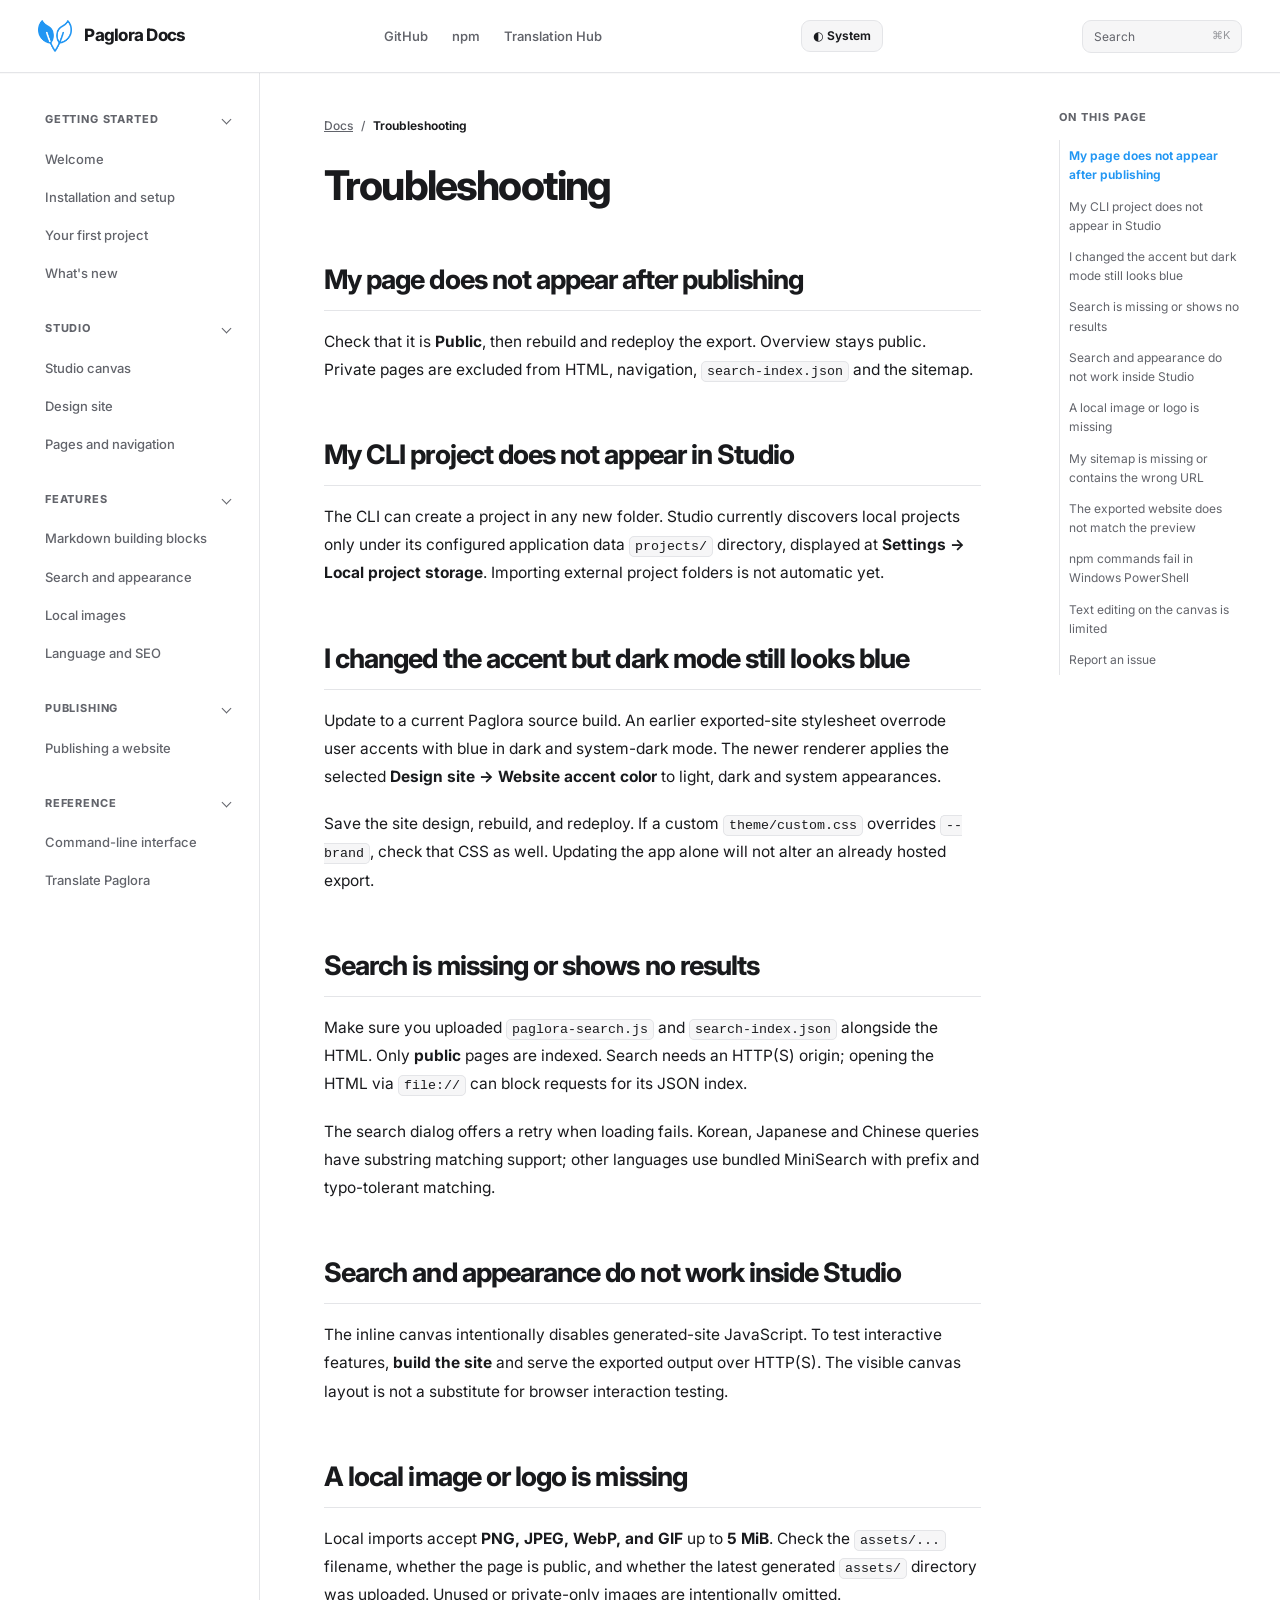
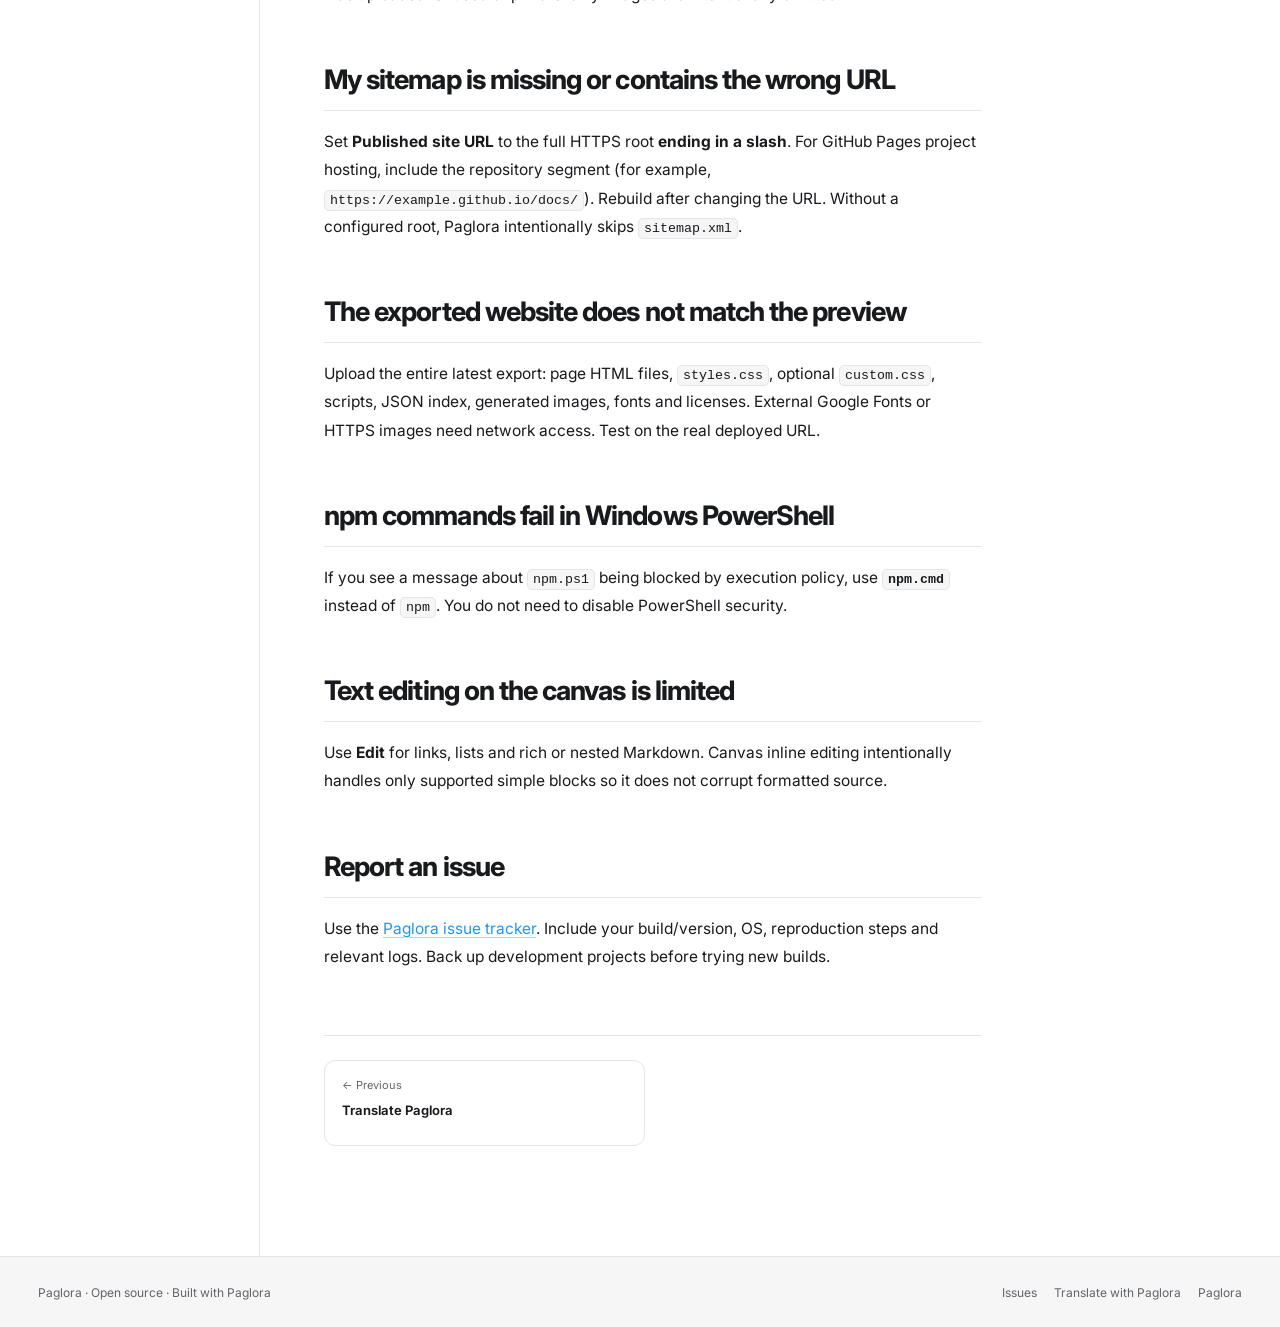
<file: site/troubleshooting.html>
<!doctype html>
<html lang="en" dir="ltr" data-color-mode="system" data-site-layout="classic" data-site-palette="graphite" data-card-layout="stacked">
<head>
<meta charset="utf-8">
<meta name="viewport" content="width=device-width, initial-scale=1">
<meta name="description" content="Troubleshooting My page does not appear after publishing Check that it is Public, then rebuild and redeploy the export. Overview stays public. Private pages are">
<link rel="canonical" href="https://m1nsook.github.io/paglora-docs/troubleshooting.html">
<meta property="og:url" content="https://m1nsook.github.io/paglora-docs/troubleshooting.html">
<meta property="og:type" content="article">
<meta property="og:locale" content="en_US">
<meta property="og:title" content="Troubleshooting | Paglora Docs">
<meta property="og:description" content="Troubleshooting My page does not appear after publishing Check that it is Public, then rebuild and redeploy the export. Overview stays public. Private pages are">
<meta property="og:site_name" content="Paglora Docs">
<meta name="twitter:card" content="summary">
<meta name="twitter:title" content="Troubleshooting | Paglora Docs">
<meta name="twitter:description" content="Troubleshooting My page does not appear after publishing Check that it is Public, then rebuild and redeploy the export. Overview stays public. Private pages are">
<meta name="theme-color" content="#ffffff" media="(prefers-color-scheme: light)">
<meta name="theme-color" content="#101114" media="(prefers-color-scheme: dark)">
<title>Troubleshooting | Paglora Docs</title>
<link rel="stylesheet" href="styles.css">
<link rel="preconnect" href="https://fonts.googleapis.com">
<link rel="preconnect" href="https://fonts.gstatic.com" crossorigin>
<link rel="stylesheet" href="https://fonts.googleapis.com/css2?family=Inter&amp;display=swap">
<style>body{font-family:"Inter","Geist Website",system-ui,-apple-system,"Segoe UI",sans-serif}</style>
<style>:root{--brand:#2196f3;--brand-light:color-mix(in srgb,var(--brand) 13%,var(--bg))}:root[data-color-mode="dark"]{--brand:#2196f3;--brand-light:color-mix(in srgb,var(--brand) 13%,var(--bg))}
@media(prefers-color-scheme:dark){:root:not([data-color-mode="light"]){--brand:#2196f3;--brand-light:color-mix(in srgb,var(--brand) 13%,var(--bg))}}</style>
<link rel="stylesheet" href="custom.css">
</head>
<body class="page-layout-docs">
<a class="skip-link" href="#content">Skip to content</a>
<header class="site-header  "><div class="top-bar"><a class="brand brand-wrap" href="index.html"><img class="brand-logo" src="assets/paglora512x512-18e38dba083d91d0-0.png" alt="">Paglora Docs</a><nav class="header-links" aria-label="Site links"><a href="https://github.com/m1nsook/paglora" rel="noopener noreferrer">GitHub</a><a href="https://www.npmjs.com/package/paglora" rel="noopener noreferrer">npm</a><a href="https://github.com/m1nsook/paglora-lang" rel="noopener noreferrer">Translation Hub</a></nav></div></header>
<details class="mobile-nav"><summary>Browse documentation</summary><nav class="mobile-nav-inner" aria-label="Mobile page navigation"><details class="nav-group" open><summary>Getting Started</summary><div class="nav-group-links"><a href="index.html">Welcome</a><a href="installation.html">Installation and setup</a><a href="first-project.html">Your first project</a><a href="changes.html">What&#39;s new</a></div></details><details class="nav-group" open><summary>Studio</summary><div class="nav-group-links"><a href="studio.html">Studio canvas</a><a href="design.html">Design site</a><a href="pages.html">Pages and navigation</a></div></details><details class="nav-group" open><summary>Features</summary><div class="nav-group-links"><a href="components.html">Markdown building blocks</a><a href="search.html">Search and appearance</a><a href="images.html">Local images</a><a href="language-seo.html">Language and SEO</a></div></details><details class="nav-group" open><summary>Publishing</summary><div class="nav-group-links"><a href="publishing.html">Publishing a website</a></div></details><details class="nav-group" open><summary>Reference</summary><div class="nav-group-links"><a href="cli.html">Command-line interface</a><a href="translations.html">Translate Paglora</a><a href="troubleshooting.html" aria-current="page">Troubleshooting</a></div></details></nav></details>
<div class="site-body nav-left layout-docs">
<nav class="site-nav" aria-label="Documentation navigation"><div class="site-nav-inner"><details class="nav-group" open><summary>Getting Started</summary><div class="nav-group-links"><a href="index.html">Welcome</a><a href="installation.html">Installation and setup</a><a href="first-project.html">Your first project</a><a href="changes.html">What&#39;s new</a></div></details><details class="nav-group" open><summary>Studio</summary><div class="nav-group-links"><a href="studio.html">Studio canvas</a><a href="design.html">Design site</a><a href="pages.html">Pages and navigation</a></div></details><details class="nav-group" open><summary>Features</summary><div class="nav-group-links"><a href="components.html">Markdown building blocks</a><a href="search.html">Search and appearance</a><a href="images.html">Local images</a><a href="language-seo.html">Language and SEO</a></div></details><details class="nav-group" open><summary>Publishing</summary><div class="nav-group-links"><a href="publishing.html">Publishing a website</a></div></details><details class="nav-group" open><summary>Reference</summary><div class="nav-group-links"><a href="cli.html">Command-line interface</a><a href="translations.html">Translate Paglora</a><a href="troubleshooting.html" aria-current="page">Troubleshooting</a></div></details></div></nav>
<main class="site-main" id="content" style="--paglora-content-width:800px">
<div class="article-wrap">
<div class="page-heading"><a href="index.html">Docs</a><span class="crumb-separator">/</span><strong>Troubleshooting</strong></div>
<details class="mobile-toc"><summary>On this page</summary><a class="toc-h2" href="#my-page-does-not-appear-after-publishing">My page does not appear after publishing</a><a class="toc-h2" href="#my-cli-project-does-not-appear-in-studio">My CLI project does not appear in Studio</a><a class="toc-h2" href="#i-changed-the-accent-but-dark-mode-still-looks-blue">I changed the accent but dark mode still looks blue</a><a class="toc-h2" href="#search-is-missing-or-shows-no-results">Search is missing or shows no results</a><a class="toc-h2" href="#search-and-appearance-do-not-work-inside-studio">Search and appearance do not work inside Studio</a><a class="toc-h2" href="#a-local-image-or-logo-is-missing">A local image or logo is missing</a><a class="toc-h2" href="#my-sitemap-is-missing-or-contains-the-wrong-url">My sitemap is missing or contains the wrong URL</a><a class="toc-h2" href="#the-exported-website-does-not-match-the-preview">The exported website does not match the preview</a><a class="toc-h2" href="#npm-commands-fail-in-windows-powershell">npm commands fail in Windows PowerShell</a><a class="toc-h2" href="#text-editing-on-the-canvas-is-limited">Text editing on the canvas is limited</a><a class="toc-h2" href="#report-an-issue">Report an issue</a></details>
<article class="docs"><h1>Troubleshooting</h1>
<h2 id="my-page-does-not-appear-after-publishing">My page does not appear after publishing</h2>
<p>Check that it is <strong>Public</strong>, then rebuild and redeploy the export. Overview stays public. Private pages are excluded from HTML, navigation, <code>search-index.json</code> and the sitemap.</p>
<h2 id="my-cli-project-does-not-appear-in-studio">My CLI project does not appear in Studio</h2>
<p>The CLI can create a project in any new folder. Studio currently discovers local projects only under its configured application data <code>projects/</code> directory, displayed at <strong>Settings → Local project storage</strong>. Importing external project folders is not automatic yet.</p>
<h2 id="i-changed-the-accent-but-dark-mode-still-looks-blue">I changed the accent but dark mode still looks blue</h2>
<p>Update to a current Paglora source build. An earlier exported-site stylesheet overrode user accents with blue in dark and system-dark mode. The newer renderer applies the selected <strong>Design site → Website accent color</strong> to light, dark and system appearances.</p>
<p>Save the site design, rebuild, and redeploy. If a custom <code>theme/custom.css</code> overrides <code>--brand</code>, check that CSS as well. Updating the app alone will not alter an already hosted export.</p>
<h2 id="search-is-missing-or-shows-no-results">Search is missing or shows no results</h2>
<p>Make sure you uploaded <code>paglora-search.js</code> and <code>search-index.json</code> alongside the HTML. Only <strong>public</strong> pages are indexed. Search needs an HTTP(S) origin; opening the HTML via <code>file://</code> can block requests for its JSON index.</p>
<p>The search dialog offers a retry when loading fails. Korean, Japanese and Chinese queries have substring matching support; other languages use bundled MiniSearch with prefix and typo-tolerant matching.</p>
<h2 id="search-and-appearance-do-not-work-inside-studio">Search and appearance do not work inside Studio</h2>
<p>The inline canvas intentionally disables generated-site JavaScript. To test interactive features, <strong>build the site</strong> and serve the exported output over HTTP(S). The visible canvas layout is not a substitute for browser interaction testing.</p>
<h2 id="a-local-image-or-logo-is-missing">A local image or logo is missing</h2>
<p>Local imports accept <strong>PNG, JPEG, WebP, and GIF</strong> up to <strong>5 MiB</strong>. Check the <code>assets/...</code> filename, whether the page is public, and whether the latest generated <code>assets/</code> directory was uploaded. Unused or private-only images are intentionally omitted.</p>
<h2 id="my-sitemap-is-missing-or-contains-the-wrong-url">My sitemap is missing or contains the wrong URL</h2>
<p>Set <strong>Published site URL</strong> to the full HTTPS root <strong>ending in a slash</strong>. For GitHub Pages project hosting, include the repository segment (for example, <code>https://example.github.io/docs/</code>). Rebuild after changing the URL. Without a configured root, Paglora intentionally skips <code>sitemap.xml</code>.</p>
<h2 id="the-exported-website-does-not-match-the-preview">The exported website does not match the preview</h2>
<p>Upload the entire latest export: page HTML files, <code>styles.css</code>, optional <code>custom.css</code>, scripts, JSON index, generated images, fonts and licenses. External Google Fonts or HTTPS images need network access. Test on the real deployed URL.</p>
<h2 id="npm-commands-fail-in-windows-powershell">npm commands fail in Windows PowerShell</h2>
<p>If you see a message about <code>npm.ps1</code> being blocked by execution policy, use <strong><code>npm.cmd</code></strong> instead of <code>npm</code>. You do not need to disable PowerShell security.</p>
<h2 id="text-editing-on-the-canvas-is-limited">Text editing on the canvas is limited</h2>
<p>Use <strong>Edit</strong> for links, lists and rich or nested Markdown. Canvas inline editing intentionally handles only supported simple blocks so it does not corrupt formatted source.</p>
<h2 id="report-an-issue">Report an issue</h2>
<p>Use the <a href="https://github.com/m1nsook/paglora/issues" rel="noopener noreferrer">Paglora issue tracker</a>. Include your build/version, OS, reproduction steps and relevant logs. Back up development projects before trying new builds.</p>
</article>
<nav class="page-pager" aria-label="Previous and next pages"><a class="previous" href="translations.html"><small>← Previous</small><span>Translate Paglora</span></a></nav>
</div></main>
<aside class="on-this-page" aria-label="Table of contents"><div class="toc-inner"><h2>On this page</h2><a class="toc-h2" href="#my-page-does-not-appear-after-publishing">My page does not appear after publishing</a><a class="toc-h2" href="#my-cli-project-does-not-appear-in-studio">My CLI project does not appear in Studio</a><a class="toc-h2" href="#i-changed-the-accent-but-dark-mode-still-looks-blue">I changed the accent but dark mode still looks blue</a><a class="toc-h2" href="#search-is-missing-or-shows-no-results">Search is missing or shows no results</a><a class="toc-h2" href="#search-and-appearance-do-not-work-inside-studio">Search and appearance do not work inside Studio</a><a class="toc-h2" href="#a-local-image-or-logo-is-missing">A local image or logo is missing</a><a class="toc-h2" href="#my-sitemap-is-missing-or-contains-the-wrong-url">My sitemap is missing or contains the wrong URL</a><a class="toc-h2" href="#the-exported-website-does-not-match-the-preview">The exported website does not match the preview</a><a class="toc-h2" href="#npm-commands-fail-in-windows-powershell">npm commands fail in Windows PowerShell</a><a class="toc-h2" href="#text-editing-on-the-canvas-is-limited">Text editing on the canvas is limited</a><a class="toc-h2" href="#report-an-issue">Report an issue</a></div></aside>
</div>
<footer class="site-footer"><div class="site-footer-inner"><span>Paglora · Open source · Built with Paglora</span><nav class="footer-links" aria-label="Site links"><a href="https://github.com/m1nsook/paglora/issues" rel="noopener noreferrer">Issues</a><a href="https://github.com/m1nsook/paglora-lang" rel="noopener noreferrer">Translate with Paglora</a><a href="https://github.com/m1nsook/paglora" rel="noopener noreferrer">Paglora</a></nav></div></footer>
<script type="application/json" id="paglora-i18n">{"site.appearance.change":"Appearance: {mode}. Change theme","site.appearance.dark":"Dark","site.appearance.light":"Light","site.appearance.system":"System","site.copy.copied":"Copied","site.copy.copiedLabel":"Code copied to clipboard","site.copy.copy":"Copy","site.copy.copyLabel":"Copy code block","site.copy.copying":"Copying…","site.copy.copyingLabel":"Copying code to clipboard","site.copy.unavailable":"Unavailable","site.copy.unavailableLabel":"Clipboard unavailable","site.heading.linkTo":"Link to {heading}","site.heading.section":"section","site.navigation.browse":"Browse documentation","site.navigation.next":"Next","site.navigation.onThisPage":"On this page","site.navigation.previous":"Previous","site.navigation.skip":"Skip to content"}</script>
<script defer src="paglora.js"></script>
<script defer src="paglora-search.js"></script>

</body>
</html>
</file>
<file: site/styles.css>
@font-face{font-family:"Geist Website";src:url("fonts/geist-latin.woff2") format("woff2");font-weight:100 900;font-style:normal;font-display:swap}
:root{color-scheme:light;--bg:#ffffff;--fg:#151a24;--muted:#626b7c;--line:#e6eaf0;--subtle:#f6f8fb;--hover:#edf3fa;--brand:#2196f3;--brand-light:#eaf5ff;--code-bg:#101828;--code-fg:#e9eef8;--header-bg:rgba(255,255,255,.96)}
:root[data-color-mode="dark"]{color-scheme:dark;--bg:#11151d;--fg:#f1f4f9;--muted:#a5aec0;--line:#2a3342;--subtle:#191f2b;--hover:#222d40;--brand:#72baff;--brand-light:#152e48;--code-bg:#080d14;--code-fg:#e9eef8;--header-bg:rgba(17,21,29,.96)}
@media(prefers-color-scheme:dark){:root:not([data-color-mode="light"]){color-scheme:dark;--bg:#11151d;--fg:#f1f4f9;--muted:#a5aec0;--line:#2a3342;--subtle:#191f2b;--hover:#222d40;--brand:#72baff;--brand-light:#152e48;--code-bg:#080d14;--code-fg:#e9eef8;--header-bg:rgba(17,21,29,.96)}}
*{box-sizing:border-box}
html{scroll-behavior:smooth;scroll-padding-top:105px}
body{margin:0;background:var(--bg);color:var(--fg);font-family:"Geist Website",system-ui,-apple-system,"Segoe UI",sans-serif;font-size:15px;line-height:1.75;-webkit-font-smoothing:antialiased;text-rendering:optimizeLegibility}
a{color:inherit}
a:hover{color:var(--brand)}
a:focus-visible,summary:focus-visible{outline:2px solid var(--brand);outline-offset:3px}
.skip-link{position:absolute;z-index:100;top:-60px;left:10px;background:var(--bg);padding:8px 14px;border:1px solid var(--line);border-radius:8px}
.skip-link:focus{top:10px}
.site-header{position:sticky;top:0;z-index:30;background:var(--header-bg);border-bottom:1px solid var(--line);backdrop-filter:blur(18px)}
.site-header.not-sticky{position:relative}
.paglora-appearance-toggle{flex-shrink:0;appearance:none;border:1px solid var(--line);border-radius:9px;background:var(--subtle);color:var(--fg);font:inherit;font-size:12px;font-weight:650;cursor:pointer;white-space:nowrap;padding:7px 11px;line-height:1.3}
.paglora-appearance-toggle:hover{border-color:var(--brand);background:var(--hover)}
.paglora-appearance-toggle:focus-visible{outline:2px solid var(--brand);outline-offset:2px}
.paglora-search-trigger{appearance:none;display:flex;align-items:center;justify-content:space-between;flex-shrink:0;width:160px;min-height:33px;padding:5px 11px;border:1px solid var(--line);border-radius:9px;background:var(--subtle);color:var(--muted);font:inherit;font-size:12px;text-align:left;cursor:pointer}
.paglora-search-trigger::after{content:"⌘K";font-size:11px;opacity:.65}
.paglora-search-trigger:hover{border-color:var(--brand);color:var(--fg)}
.paglora-search-trigger:focus-visible{outline:2px solid var(--brand);outline-offset:2px}
.paglora-search-open{overflow:hidden}
.paglora-search-backdrop[hidden]{display:none}
.paglora-search-backdrop{position:fixed;inset:0;z-index:500;display:flex;align-items:flex-start;justify-content:center;padding:12vh 18px 28px;background:rgba(5,10,18,.65);backdrop-filter:blur(5px)}
.paglora-search-dialog{width:min(640px,100%);max-height:min(76vh,750px);display:flex;flex-direction:column;border:1px solid var(--line);border-radius:15px;background:var(--bg);color:var(--fg);box-shadow:0 20px 80px rgba(0,0,0,.25);overflow:hidden}
.paglora-search-field{display:flex;align-items:center;gap:12px;padding:12px 14px;border-bottom:1px solid var(--line)}
.paglora-search-input{flex:1;min-width:0;outline:none;background:transparent;border:0;color:var(--fg);font:inherit;font-size:16px}
.paglora-search-input::-webkit-search-cancel-button{cursor:pointer}
.paglora-search-close{padding:5px 9px;border:1px solid var(--line);border-radius:6px;background:var(--subtle);color:var(--muted);font:inherit;font-size:11px;cursor:pointer}
.paglora-search-results{min-height:100px;max-height:55vh;overflow-y:auto;padding:8px}
.paglora-search-result{display:block;padding:11px 13px;border:1px solid transparent;border-radius:9px;color:var(--fg);text-decoration:none}
.paglora-search-result:hover,.paglora-search-result.is-selected{background:var(--hover);border-color:var(--line)}
.paglora-search-result-title{display:block;font-size:13px;font-weight:700;line-height:1.5}
.paglora-search-result-summary{display:block;margin-top:4px;font-size:12px;color:var(--muted);line-height:1.5;overflow:hidden;display:-webkit-box;-webkit-line-clamp:2;-webkit-box-orient:vertical}
.paglora-search-status{padding:22px 15px;color:var(--muted);font-size:13px}
.paglora-search-retry{margin:0 15px 16px;padding:8px 12px;border:1px solid var(--line);border-radius:7px;background:var(--subtle);color:var(--fg);font:inherit;font-size:12px;cursor:pointer}
.paglora-search-retry:hover,.paglora-search-retry:focus-visible{border-color:var(--brand);outline-offset:2px}
.paglora-search-footnote{padding:9px 15px;border-top:1px solid var(--line);font-size:11px;color:var(--muted)}
@media(max-width:680px){.paglora-search-trigger{width:auto;min-width:75px}.paglora-search-trigger::after{display:none}.paglora-search-backdrop{padding-top:7vh}}

.toc-inner a[aria-current="location"]{color:var(--brand);font-weight:650}
@media(prefers-reduced-motion:reduce){html{scroll-behavior:auto}}
.top-bar{max-width:1500px;min-height:72px;margin:auto;padding:0 clamp(22px,3vw,48px);display:flex;align-items:center;justify-content:space-between;gap:28px}
.brand-wrap{display:inline-flex;align-items:center;gap:12px;min-width:0}
.brand{font-size:17px;font-weight:750;letter-spacing:-.045em;text-decoration:none;white-space:nowrap;overflow:hidden;text-overflow:ellipsis}
.brand-logo{height:34px;max-width:144px;object-fit:contain}
.header-links{display:flex;align-items:center;gap:24px;flex-wrap:wrap}
.header-links a{font-size:13px;color:var(--muted);text-decoration:none;font-weight:550;white-space:nowrap}
.header-links a:hover{color:var(--fg)}
.site-header.header-center .top-bar{justify-content:center;flex-wrap:wrap;padding-block:14px}
.mobile-nav{display:none}
.site-body{max-width:1500px;margin:0 auto;display:grid;grid-template-columns:minmax(230px,260px) minmax(0,1fr) minmax(190px,235px);min-height:calc(100vh - 165px)}
.site-nav{grid-column:1;min-width:0;min-height:0;border-right:1px solid var(--line);padding:32px 16px 40px clamp(18px,2.5vw,42px)}
.site-nav-inner{position:sticky;top:100px;max-height:calc(100vh - 115px);overflow:auto;scrollbar-width:thin}
.site-nav .nav-group{margin-bottom:23px}
.site-nav .nav-group:last-child{margin-bottom:0}
.site-nav .nav-group>summary,.mobile-nav .nav-group>summary{display:flex;align-items:center;justify-content:space-between;gap:9px;padding:6px 13px;margin:0 0 7px;border-radius:7px;color:var(--muted);font-size:11px;font-weight:750;line-height:1.5;letter-spacing:.07em;text-transform:uppercase;cursor:pointer;list-style:none;user-select:none}
.site-nav .nav-group>summary::-webkit-details-marker,.mobile-nav .nav-group>summary::-webkit-details-marker{display:none}
.site-nav .nav-group>summary::after,.mobile-nav .nav-group>summary::after{content:"";width:6px;height:6px;flex-shrink:0;border-right:1.5px solid currentColor;border-bottom:1.5px solid currentColor;transform:rotate(45deg);transition:transform .16s ease}
.site-nav .nav-group:not([open])>summary::after,.mobile-nav .nav-group:not([open])>summary::after{transform:rotate(-45deg)}
.site-nav .nav-group>summary:hover,.mobile-nav .nav-group>summary:hover{background:var(--hover);color:var(--fg)}
.site-nav .nav-group>summary:focus-visible,.mobile-nav .nav-group>summary:focus-visible{outline:2px solid var(--brand);outline-offset:2px}
.mobile-nav .nav-group{min-width:0}
.mobile-nav .nav-group>summary{margin:9px 0 5px}
.mobile-nav .nav-group-links{display:grid;gap:3px}
.site-body.nav-top .site-nav .nav-group{display:flex;align-items:center;gap:8px;margin:0}
.site-body.nav-top .site-nav .nav-group>summary{margin:0}
.site-body.nav-top .site-nav .nav-group-links{display:flex;align-items:center;gap:4px;flex-wrap:wrap}
@media(prefers-reduced-motion:reduce){.site-nav .nav-group>summary::after,.mobile-nav .nav-group>summary::after{transition:none}}
.site-nav a{display:block;padding:8px 13px;margin:2px 0;border-radius:9px;text-decoration:none;font-size:13px;font-weight:500;line-height:1.55;color:var(--muted);overflow-wrap:anywhere;transition:background-color .13s,color .13s}
.site-nav a:hover{background:var(--hover);color:var(--fg)}
.site-nav a[aria-current=page]{background:var(--brand-light);color:var(--brand);font-weight:700}
.site-main{grid-column:2;min-width:0;width:100%;padding:44px clamp(26px,5vw,80px) 110px}
.article-wrap{max-width:var(--paglora-content-width,790px);margin:0 auto}
.page-heading{margin:0 0 27px;font-size:12px;line-height:1.5;color:var(--muted);font-weight:500}
.page-heading .crumb-separator{margin:0 8px;color:var(--muted)}
.page-heading strong{font-weight:650;color:var(--fg)}
.docs{font-size:15.5px;line-height:1.82;overflow-wrap:anywhere}
.docs h1,.docs h2,.docs h3,.docs h4{line-height:1.3;font-weight:740;letter-spacing:-.035em;scroll-margin-top:100px}
.docs h1{font-size:clamp(2.1rem,3.2vw,2.85rem);letter-spacing:-.052em;line-height:1.14;margin:0 0 27px}
.docs h2{font-size:1.68rem;margin:53px 0 17px;padding-bottom:13px;border-bottom:1px solid var(--line)}
.docs h3{font-size:1.25rem;margin:32px 0 12px}
.docs h4{font-size:1.05rem;margin:22px 0 9px}
.docs p,.docs ul,.docs ol{margin:0 0 19px}
.docs ul,.docs ol{padding-left:1.55em}
.docs li{padding-left:3px;margin:.32em 0}
.docs li::marker{color:var(--muted)}
.docs li.paglora-task-item{list-style:none;padding-left:0}
.docs details.paglora-disclosure{margin:20px 0;border:1px solid var(--line);border-radius:10px;background:var(--subtle);padding:0 16px}
.docs details.paglora-disclosure>summary{display:flex;align-items:center;justify-content:space-between;gap:12px;padding:13px 0;font-weight:650;cursor:pointer;list-style:none}
.docs details.paglora-disclosure>summary::-webkit-details-marker{display:none}
.docs details.paglora-disclosure>summary::after{content:"+";font-size:18px;color:var(--muted);font-weight:500}
.docs details.paglora-disclosure[open]>summary::after{content:"−"}
.docs details.paglora-disclosure>summary:focus-visible{outline:2px solid var(--brand);outline-offset:3px}
.docs details.paglora-disclosure>:last-child:not(summary){margin-bottom:15px}
.docs details.paglora-disclosure>details.paglora-disclosure{background:var(--bg)}

.docs .paglora-task-checkbox{margin:0 .55em 0 -1.5em;vertical-align:middle;accent-color:var(--brand);opacity:1;pointer-events:none}
.docs blockquote{margin:24px 0;border-left:3px solid var(--brand);padding:13px 20px;color:var(--muted);background:var(--subtle);border-radius:0 10px 10px 0}
/* Markdown cards share the safe source-to-preview-to-export pipeline. */
.docs .paglora-card{margin:24px 0;padding:20px 22px;border:1px solid var(--line);border-radius:13px;background:var(--subtle);box-shadow:0 2px 8px rgba(0,0,0,.04)}
.docs .paglora-card-title{margin:0 0 10px;color:var(--fg);font-size:16px;font-weight:750;line-height:1.4}
.docs .paglora-card>:last-child{margin-bottom:0}
.docs .paglora-card a:focus-visible{outline:2px solid var(--brand);outline-offset:3px}
.docs blockquote p:last-child{margin-bottom:0}

/* Consecutive Markdown cards become a group. The opt-in website setting
   chooses a true responsive grid; older projects remain vertically stacked.
   min(100%,...) prevents overflow within narrow article columns. */
.docs .paglora-card-grid{display:block;margin:24px 0}
:root[data-card-layout="grid"] .docs .paglora-card-grid{
  display:grid;grid-template-columns:repeat(auto-fit,minmax(min(100%,245px),1fr));gap:16px;align-items:stretch
}
:root[data-card-layout="grid"] .docs .paglora-card-grid>.paglora-card{
  min-width:0;margin:0;padding:23px 24px;
  background:linear-gradient(145deg,color-mix(in srgb,var(--brand) 4%,var(--bg)),var(--subtle));
  transition:border-color .18s ease,box-shadow .18s ease,transform .18s ease
}
:root[data-card-layout="grid"] .docs .paglora-card-grid>.paglora-card:hover{
  border-color:color-mix(in srgb,var(--brand) 45%,var(--line));
  box-shadow:0 8px 26px rgba(0,0,0,.08);transform:translateY(-2px)
}
:root[data-card-layout="grid"] .docs .paglora-card-grid>.paglora-card .paglora-card-title{font-size:16px;letter-spacing:-.025em}
:root[data-card-layout="grid"] .docs .paglora-card-grid>.paglora-card a{overflow-wrap:anywhere}
@media(prefers-reduced-motion:reduce){
  :root[data-card-layout="grid"] .docs .paglora-card-grid>.paglora-card{transition:none}
  :root[data-card-layout="grid"] .docs .paglora-card-grid>.paglora-card:hover{transform:none}
}
/* Semantic Markdown steps: no JavaScript, portable to static HTML and safe previews. */
.docs .paglora-steps{margin:28px 0}
.docs .paglora-steps-title{font-size:17px;font-weight:740;letter-spacing:-.025em;margin-bottom:18px;color:var(--fg)}
.docs .paglora-steps-list{list-style:none;counter-reset:paglora-step;margin:0;padding:0}
.docs .paglora-steps-list>li{position:relative;counter-increment:paglora-step;margin:0;margin-inline-start:16px;padding:0;padding-inline-start:35px;padding-bottom:27px;border-inline-start:2px solid var(--line);min-height:50px}
.docs .paglora-steps-list>li:last-child{border-inline-start-color:transparent;padding-bottom:0}
.docs .paglora-steps-list>li::before{content:counter(paglora-step);position:absolute;inset-inline-start:-17px;top:0;display:grid;place-items:center;width:32px;height:32px;border:2px solid var(--bg);border-radius:50%;background:var(--brand);color:#fff;font-size:12px;font-weight:750;line-height:1}
.docs .paglora-steps-list>li>:last-child{margin-bottom:0}


/* Code groups: every example remains readable with scripts disabled.
   The browser runtime progressively adds accessible, keyboard-driven tabs. */
.docs .paglora-code-group{margin:28px 0;min-width:0}
.docs .paglora-code-group-title{font-size:15px;font-weight:720;letter-spacing:-.015em;margin-bottom:12px}
.docs .paglora-code-group-panels{min-width:0;border:1px solid var(--line);border-radius:12px;overflow:hidden;background:var(--subtle)}
.docs .paglora-code-group-item{min-width:0}
.docs .paglora-code-group-item+.paglora-code-group-item{border-top:1px solid var(--line)}
.docs .paglora-code-group-label{padding:10px 16px;color:var(--muted);font-size:12px;font-weight:650}
.docs .paglora-code-group-item>pre{margin:0;border:0;border-radius:0}
.docs .paglora-code-group-tabs{display:flex;gap:4px;overflow-x:auto;padding:7px 9px;border:1px solid var(--line);border-bottom:0;border-radius:12px 12px 0 0;background:var(--subtle);scrollbar-width:thin}
.docs .paglora-code-group-tabs>button{flex:0 0 auto;appearance:none;border:0;border-bottom:2px solid transparent;border-radius:5px 5px 0 0;background:transparent;padding:8px 12px;color:var(--muted);font:inherit;font-size:12px;font-weight:650;cursor:pointer}
.docs .paglora-code-group-tabs>button:hover{color:var(--fg);background:color-mix(in srgb,var(--brand) 6%,transparent)}
.docs .paglora-code-group-tabs>button[aria-selected="true"]{border-bottom-color:var(--brand);color:var(--fg)}
.docs .paglora-code-group-tabs>button:focus-visible{outline:2px solid var(--brand);outline-offset:-2px}
.docs .paglora-code-group-enhanced .paglora-code-group-panels{border-radius:0 0 12px 12px}
.docs .paglora-code-group-enhanced .paglora-code-group-label{display:none}
.docs .paglora-code-group-enhanced .paglora-code-group-item[hidden]{display:none}
.docs .paglora-code-group-enhanced .paglora-code-group-item+.paglora-code-group-item{border-top:0}

/* Markdown callouts — sanitized in the shared preview/build pipeline. */
.docs .paglora-callout{--callout-accent:var(--brand);position:relative;display:block;margin:25px 0;padding:16px 19px 17px;border:1px solid color-mix(in srgb,var(--callout-accent) 38%,var(--line));border-left:3px solid var(--callout-accent);border-radius:11px;background:color-mix(in srgb,var(--callout-accent) 7%,var(--bg));box-shadow:0 1px 2px rgba(0,0,0,.025)}
.docs .paglora-callout-title{display:flex;align-items:center;gap:9px;margin:0 0 6px;color:var(--fg);font-size:13px;font-weight:730;line-height:1.5}
.docs .paglora-callout-title::before{content:"i";display:grid;place-items:center;flex:0 0 18px;width:18px;height:18px;border-radius:50%;background:var(--callout-accent);color:#fff;font-size:12px;font-family:system-ui,sans-serif;font-style:normal;font-weight:750}
.docs .paglora-callout > :last-child{margin-bottom:0}
.docs .paglora-callout p{margin:0 0 10px}
.docs .paglora-callout ul,.docs .paglora-callout ol{margin:5px 0 10px}
.docs .paglora-callout-tip{--callout-accent:#168950}
.docs .paglora-callout-important{--callout-accent:#805bd4}
.docs .paglora-callout-warning{--callout-accent:#b67909}
.docs .paglora-callout-caution{--callout-accent:#c14454}
.docs .paglora-callout-tip .paglora-callout-title::before{content:"✓"}
.docs .paglora-callout-important .paglora-callout-title::before{content:"!"}
.docs .paglora-callout-warning .paglora-callout-title::before,.docs .paglora-callout-caution .paglora-callout-title::before{content:"!"}

.docs pre{position:relative;overflow:auto;border-radius:12px;background:var(--code-bg);color:var(--code-fg);padding:22px 23px;line-height:1.65;font-size:13px;border:1px solid var(--line);tab-size:2}
.docs code{font-family:"Cascadia Code","JetBrains Mono",ui-monospace,SFMono-Regular,Consolas,monospace}
.docs :not(pre)>code{background:var(--subtle);border:1px solid var(--line);color:var(--fg);padding:2px 5px;border-radius:5px;font-size:.86em}
.docs pre code{color:inherit}
.docs pre.paglora-has-copy{padding-top:52px}
.docs .paglora-copy-code{position:absolute;top:10px;right:12px;z-index:1;appearance:none;padding:5px 10px;border:1px solid #4d5664;border-radius:6px;background:#253041;color:#e9eef8;font:inherit;font-size:11px;line-height:1.4;cursor:pointer}
.docs .paglora-copy-code:hover{background:#354359}
.docs .paglora-copy-code:focus-visible{outline:2px solid var(--brand);outline-offset:2px}
.docs .paglora-heading-link{margin-left:12px;display:inline-block;font-size:.7em;font-weight:550;color:var(--brand);text-decoration:none;opacity:0;vertical-align:baseline}
.docs :is(h2,h3,h4):hover .paglora-heading-link,.docs .paglora-heading-link:focus-visible{opacity:1}
@media(hover:none){.docs .paglora-heading-link{opacity:.8}}
.docs .paglora-heading-link:focus-visible{outline:2px solid var(--brand);outline-offset:3px}
.docs a{color:var(--brand);text-decoration-color:color-mix(in srgb,var(--brand) 40%,transparent);text-decoration-thickness:1px;text-underline-offset:3px}
.docs a:hover{text-decoration-color:var(--brand)}
.docs img{display:block;max-width:100%;height:auto;border-radius:12px;border:1px solid var(--line);margin:22px 0}
.docs table{border-collapse:separate;border-spacing:0;width:100%;display:block;overflow-x:auto;border:1px solid var(--line);border-radius:10px;margin:25px 0}
.docs th,.docs td{padding:12px 16px;border-right:1px solid var(--line);border-bottom:1px solid var(--line);text-align:left;white-space:normal;min-width:130px}
.docs th{background:var(--subtle);font-weight:700}
.docs tr:last-child td{border-bottom:0}
.docs th:last-child,.docs td:last-child{border-right:0}
.docs hr{border:0;border-top:1px solid var(--line);margin:38px 0}
.docs :is(h2,h3,h4) a{color:inherit}
.on-this-page{grid-column:3;min-width:0;padding:35px clamp(18px,2.2vw,32px) 40px 14px}
.toc-inner{position:sticky;top:105px;max-height:calc(100vh - 125px);overflow-y:auto;scrollbar-width:thin}
.toc-inner h2{margin:0 0 13px;font-size:11px;text-transform:uppercase;letter-spacing:.09em;color:var(--muted);font-weight:750}
.toc-inner a{display:block;text-decoration:none;color:var(--muted);font-size:12px;line-height:1.6;padding:6px 9px;border-left:1px solid var(--line);overflow-wrap:anywhere}
.toc-inner a:hover{border-left:2px solid var(--brand);color:var(--fg);background:var(--subtle)}
.toc-inner a.toc-h3{padding-left:20px;font-size:11.5px}
.mobile-toc{display:none}
.page-pager{display:grid;grid-template-columns:repeat(2,minmax(0,1fr));gap:16px;margin-top:64px;padding-top:24px;border-top:1px solid var(--line)}
.page-pager a{display:flex;flex-direction:column;gap:4px;min-height:86px;padding:15px 17px;border:1px solid var(--line);border-radius:11px;text-decoration:none;transition:border-color .15s,background .15s}
.page-pager a:hover{border-color:var(--brand);background:var(--subtle)}
.page-pager .next{grid-column:2;text-align:right}
.page-pager small{font-size:11px;color:var(--muted)}
.page-pager span{font-size:13px;font-weight:650;color:var(--fg)}
.site-footer{border-top:1px solid var(--line);background:var(--subtle)}
.site-footer-inner{max-width:1500px;margin:auto;padding:25px clamp(22px,3vw,48px);font-size:12px;color:var(--muted);display:flex;align-items:center;justify-content:space-between;flex-wrap:wrap;gap:20px}
.footer-links{display:flex;flex-wrap:wrap;gap:17px}
.footer-links a{text-decoration:none}
.site-body.nav-right{grid-template-columns:minmax(190px,235px) minmax(0,1fr) minmax(230px,260px)}
.site-body.nav-right .site-nav{grid-column:3;grid-row:1;border-right:0;border-left:1px solid var(--line);padding:32px clamp(18px,2.5vw,42px) 40px 16px}
.site-body.nav-right .site-main{grid-column:2;grid-row:1}
.site-body.nav-right .on-this-page{grid-column:1;grid-row:1;padding-left:clamp(18px,2.2vw,32px);padding-right:14px}
.site-body.nav-top{grid-template-columns:minmax(0,1fr) minmax(190px,235px)}
.site-body.nav-top .site-nav{grid-column:1/-1;grid-row:1;border:0;border-bottom:1px solid var(--line);padding:10px clamp(22px,3vw,48px)}
.site-body.nav-top .site-nav-inner{position:static;max-height:none;display:flex;gap:6px;align-items:center;flex-wrap:wrap;overflow:visible}
.site-body.nav-top .site-nav h2{margin:0 8px 0 0;padding:0}
.site-body.nav-top .site-nav a{white-space:nowrap;margin:0}
.site-body.nav-top .site-main{grid-column:1;grid-row:2}
.site-body.nav-top .on-this-page{grid-column:2;grid-row:2}
@media(max-width:1180px){.site-body,.site-body.nav-right{grid-template-columns:245px minmax(0,1fr)}.site-body.nav-right{grid-template-columns:minmax(0,1fr) 245px}.site-body .on-this-page{display:none}.site-main{padding-inline:clamp(28px,6vw,78px)}.site-body.nav-top{grid-template-columns:1fr}.site-body.nav-top .site-main{grid-column:1}}
@media(max-width:800px){
  html{scroll-padding-top:78px}.top-bar{min-height:64px;padding-inline:20px}.brand{font-size:16px}.brand-logo{height:30px}
  .header-links{gap:12px}.header-links a{font-size:12px}
  .site-body,.site-body.nav-right,.site-body.nav-top{display:block;min-height:calc(100vh - 145px)}
  .site-body .site-nav{display:none}
  .site-main,.site-body.nav-right .site-main,.site-body.nav-top .site-main{width:100%;padding:34px 22px 68px}
  .mobile-nav{display:block;max-width:100%;border-bottom:1px solid var(--line);padding:10px 20px;background:var(--subtle)}
  .mobile-nav summary{cursor:pointer;list-style:none;display:flex;align-items:center;justify-content:space-between;font-size:13px;font-weight:650;padding:7px 0}
  .mobile-nav summary::after{content:"+";font-size:19px;color:var(--muted)}.mobile-nav[open] summary::after{content:"−"}
  .mobile-nav-inner{display:grid;grid-template-columns:repeat(auto-fit,minmax(150px,1fr));gap:5px;padding:9px 0 14px}
  .mobile-nav a{display:block;padding:9px 11px;border-radius:8px;text-decoration:none;font-size:13px;color:var(--muted)}
  .mobile-nav a[aria-current=page]{background:var(--brand-light);color:var(--brand);font-weight:650}
  .mobile-toc{display:block;margin:0 0 30px;border:1px solid var(--line);border-radius:10px;background:var(--subtle);padding:8px 15px}
  .mobile-toc summary{cursor:pointer;font-size:12px;font-weight:650;padding:6px 0}
  .mobile-toc a{display:block;font-size:12px;padding:4px 6px;text-decoration:none;color:var(--muted)}
  .docs h1{font-size:2.15rem}.docs h2{font-size:1.45rem}.page-pager{gap:10px}.page-pager a{padding:12px}
}
@media(max-width:460px){.top-bar{gap:12px}.header-links a:nth-child(n+3){display:none}.page-pager{display:flex;flex-direction:column}.page-pager a.next{align-items:flex-end}}

/* Per-page public layout modes. Source CSS in theme/custom.css may override these. */
.site-body.layout-wide .on-this-page{display:none}
.site-body.layout-wide .site-main{grid-column:2/4}
.site-body.nav-right.layout-wide .site-main{grid-column:1/3}
.site-body.nav-top.layout-wide .site-main{grid-column:1/-1}
.layout-wide .article-wrap{max-width:1100px}
.layout-wide .docs{font-size:16px}
.site-body.layout-landing{display:block}
.site-body.layout-landing .site-nav,.site-body.layout-landing .on-this-page{display:none}
.layout-landing .site-main{width:100%;padding:76px clamp(24px,5vw,86px) 110px}
.layout-landing .article-wrap{max-width:1150px}
.layout-landing .page-heading,.layout-landing .page-pager{display:none}
.layout-landing .docs>h1:first-child{max-width:950px;margin:16px auto 28px;text-align:center;font-size:clamp(2.8rem,6vw,5.1rem);font-weight:770;line-height:1.06;letter-spacing:-.07em}
.layout-landing .docs>h1:first-child + p{max-width:700px;margin:0 auto 58px;text-align:center;color:var(--muted);font-size:clamp(1.05rem,1.7vw,1.32rem);line-height:1.7}
.layout-landing .docs h2{margin-top:68px;font-size:2rem}
.page-layout-landing .mobile-nav{display:none}
@media(max-width:1180px){
  .site-body.layout-wide .site-main,.site-body.nav-right.layout-wide .site-main{grid-column:2}
  .site-body.nav-right.layout-wide .site-main{grid-column:1}
  .site-body.nav-top.layout-wide .site-main{grid-column:1}
}
@media(max-width:800px){
  .site-body.layout-wide,.site-body.layout-landing{display:block}
  .site-body.layout-wide .site-main,.site-body.nav-right.layout-wide .site-main,.site-body.nav-top.layout-wide .site-main{display:block;width:100%}
  .layout-landing .site-main{padding:48px 22px 74px}
  .layout-landing .docs>h1:first-child{font-size:clamp(2.5rem,9vw,3.6rem)}
  .layout-landing .docs>h1:first-child + p{margin-bottom:42px}
}
@media(prefers-reduced-motion:reduce){html{scroll-behavior:auto}*,*::before,*::after{transition:none!important}}

/* Arabic documents use right-to-left reading order, including navigation and callouts. */
:root[dir="rtl"] .site-nav{border-right:0;border-left:1px solid var(--line);padding-right:clamp(18px,2.5vw,42px);padding-left:16px}
:root[dir="rtl"] .site-body.nav-right .site-nav{border-left:0;border-right:1px solid var(--line);padding-right:16px;padding-left:clamp(18px,2.5vw,42px)}
:root[dir="rtl"] .docs ul,:root[dir="rtl"] .docs ol{padding-left:0;padding-right:1.55em}
:root[dir="rtl"] .docs .paglora-task-checkbox{margin:0 -1.5em 0 .55em}
:root[dir="rtl"] .docs blockquote{border-left:0;border-right:3px solid var(--brand);border-radius:10px 0 0 10px}
:root[dir="rtl"] .docs .paglora-callout{border-left:1px solid var(--line);border-right:3px solid var(--callout-accent)}
:root[dir="rtl"] .docs .paglora-heading-link{margin-left:0;margin-right:12px}
:root[dir="rtl"] .docs th,:root[dir="rtl"] .docs td{text-align:right}
:root[dir="rtl"] .toc-inner a{border-left:0;border-right:1px solid var(--line)}
:root[dir="rtl"] .toc-inner a.toc-h3{padding-left:9px;padding-right:20px}
:root[dir="rtl"] .page-pager .next{text-align:left}
@media(max-width:800px){:root[dir="rtl"] .site-nav,:root[dir="rtl"] .site-body.nav-right .site-nav{border:0}}

/* Site layouts: additional project-owned presentations, no framework runtime.
   Classic remains byte-for-byte compatible with previous site designs. */
:root[data-site-layout="inset"] body{background:var(--subtle)}
:root[data-site-layout="inset"] .site-header{top:12px;max-width:min(1460px,calc(100% - 32px));margin:16px auto 0;border:1px solid var(--line);border-radius:16px;box-shadow:0 7px 28px rgba(0,0,0,.045)}
:root[data-site-layout="inset"] .site-header.not-sticky{top:auto}
:root[data-site-layout="inset"] .top-bar{min-height:66px}
:root[data-site-layout="inset"] .site-body{max-width:1460px;margin:14px auto 32px;border:1px solid var(--line);border-radius:16px;background:var(--bg);box-shadow:0 18px 65px rgba(0,0,0,.045);overflow:clip}
:root[data-site-layout="inset"] .site-nav{background:color-mix(in srgb,var(--subtle) 63%,var(--bg))}
:root[data-site-layout="inset"] .site-footer{background:transparent}
:root[data-site-layout="inset"] .site-footer-inner{max-width:1420px}
:root[data-site-layout="reading"] .site-header{border-bottom:1px solid var(--line)}
:root[data-site-layout="reading"] .top-bar{max-width:1330px;min-height:62px}
:root[data-site-layout="reading"] .site-body{max-width:1330px;grid-template-columns:minmax(195px,235px) minmax(0,1fr) minmax(155px,205px)}
:root[data-site-layout="reading"] .site-nav{border-right:0;padding-top:43px}
:root[data-site-layout="reading"] .site-main{padding-top:66px}
:root[data-site-layout="reading"] .docs{font-size:16px;line-height:1.9}
:root[data-site-layout="reading"] .docs h1{letter-spacing:-.055em}
:root[data-site-layout="reading"] .toc-inner a{border-left-color:transparent}
:root[data-site-layout="reading"] .site-body.nav-right{grid-template-columns:minmax(155px,205px) minmax(0,1fr) minmax(195px,235px)}
:root[data-site-layout="reading"] .site-body.nav-right .site-nav{border-left:0}
:root[data-site-layout="reading"] .site-body.nav-top{grid-template-columns:minmax(0,1fr) minmax(155px,205px)}
:root[data-site-layout="reading"] .site-body.nav-top .site-nav{border-bottom:1px solid var(--line)}
/* Each palette supplies a complete background/text/border/code family for both
   appearances. The independent custom accent is applied later in the head. */
:root[data-site-palette="graphite"]{--bg:#ffffff;--fg:#191a1d;--muted:#62646b;--line:#e4e5e8;--subtle:#f6f6f7;--hover:#ebebee;--code-bg:#18191d;--code-fg:#f7f7f8;--header-bg:rgba(255,255,255,.96)}
:root[data-site-palette="lavender"]{--bg:#fdfcff;--fg:#282035;--muted:#736780;--line:#e8e2f1;--subtle:#f7f3fc;--hover:#efe8f8;--code-bg:#231b32;--code-fg:#f4eefc;--header-bg:rgba(253,252,255,.96)}
:root[data-site-palette="linen"]{--bg:#fffdf9;--fg:#29251f;--muted:#736c61;--line:#eae5db;--subtle:#faf6ed;--hover:#f1eadc;--code-bg:#2b2925;--code-fg:#f8f3e9;--header-bg:rgba(255,253,249,.96)}
:root[data-site-palette="graphite"][data-color-mode="dark"]{--bg:#101114;--fg:#f0f0f2;--muted:#a7a8af;--line:#2d3036;--subtle:#191b20;--hover:#26282f;--code-bg:#090a0c;--code-fg:#eeeef1;--header-bg:rgba(16,17,20,.96)}
:root[data-site-palette="lavender"][data-color-mode="dark"]{--bg:#17121e;--fg:#f4eefa;--muted:#b5a9c1;--line:#362b44;--subtle:#231a2f;--hover:#32253e;--code-bg:#110d17;--code-fg:#f4eefa;--header-bg:rgba(23,18,30,.96)}
:root[data-site-palette="linen"][data-color-mode="dark"]{--bg:#1c1915;--fg:#f5eee4;--muted:#b6a99b;--line:#3b352d;--subtle:#272119;--hover:#373026;--code-bg:#110f0d;--code-fg:#f7f0e9;--header-bg:rgba(28,25,21,.96)}
@media(prefers-color-scheme:dark){
:root[data-site-palette="graphite"]:not([data-color-mode="light"]){--bg:#101114;--fg:#f0f0f2;--muted:#a7a8af;--line:#2d3036;--subtle:#191b20;--hover:#26282f;--code-bg:#090a0c;--code-fg:#eeeef1;--header-bg:rgba(16,17,20,.96)}
:root[data-site-palette="lavender"]:not([data-color-mode="light"]){--bg:#17121e;--fg:#f4eefa;--muted:#b5a9c1;--line:#362b44;--subtle:#231a2f;--hover:#32253e;--code-bg:#110d17;--code-fg:#f4eefa;--header-bg:rgba(23,18,30,.96)}
:root[data-site-palette="linen"]:not([data-color-mode="light"]){--bg:#1c1915;--fg:#f5eee4;--muted:#b6a99b;--line:#3b352d;--subtle:#272119;--hover:#373026;--code-bg:#110f0d;--code-fg:#f7f0e9;--header-bg:rgba(28,25,21,.96)}
}
@media(max-width:1180px){
:root[data-site-layout="reading"] .site-body,:root[data-site-layout="reading"] .site-body.nav-right{grid-template-columns:230px minmax(0,1fr)}
:root[data-site-layout="reading"] .site-body.nav-right{grid-template-columns:minmax(0,1fr) 230px}
:root[data-site-layout="reading"] .site-body.nav-top{grid-template-columns:1fr}
}
@media(max-width:800px){
:root[data-site-layout="inset"] .site-header{top:0;max-width:none;margin:0;border-radius:0;border-inline:0}
:root[data-site-layout="inset"] .site-body{margin:0;border:0;border-radius:0;box-shadow:none}
:root[data-site-layout="reading"] .site-body,:root[data-site-layout="reading"] .site-body.nav-right,:root[data-site-layout="reading"] .site-body.nav-top{display:block}
:root[data-site-layout="reading"] .site-main{padding-top:30px}
}
</file>
<file: site/custom.css>
/* The official docs are built with Paglora's renderer.
   Layout/palette/accent are controlled by site.json, not hard-coded here.
   In particular, do not overwrite --brand in dark mode: the accent picker
   must work consistently in light, explicit dark and system-dark modes. */
.site-header { box-shadow: 0 1px 0 rgba(0,0,0,.025); }
.site-nav a { border-radius: 9px; }
.site-nav .nav-group>summary { letter-spacing: .075em; }
.docs h1 { letter-spacing: -.045em; }
.docs a { text-underline-offset: 3px; }
.docs pre { border: 1px solid var(--line); }
.docs .paglora-card { transition: border-color .18s ease; }
.docs .paglora-card:hover { border-color: var(--brand); }
@media(prefers-reduced-motion:reduce) {
  .docs .paglora-card { transition: none; }
}
</file>
